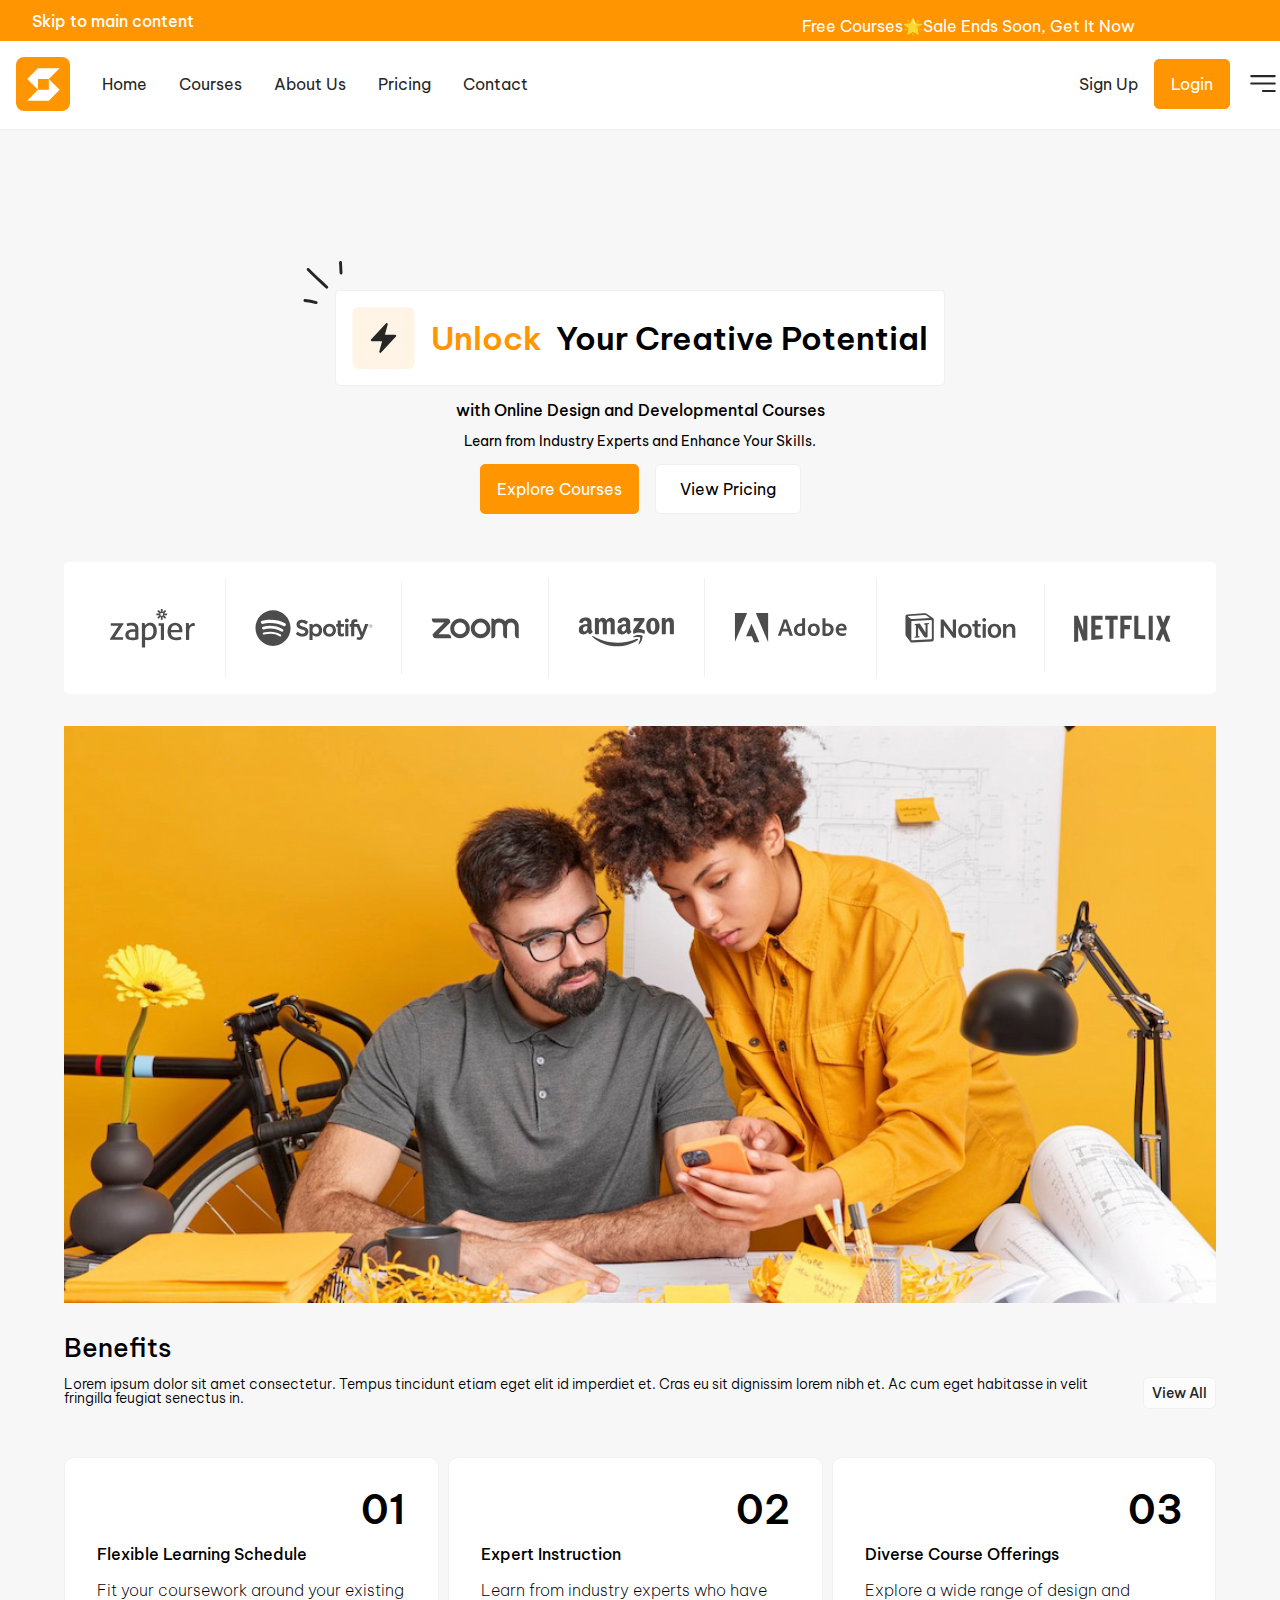
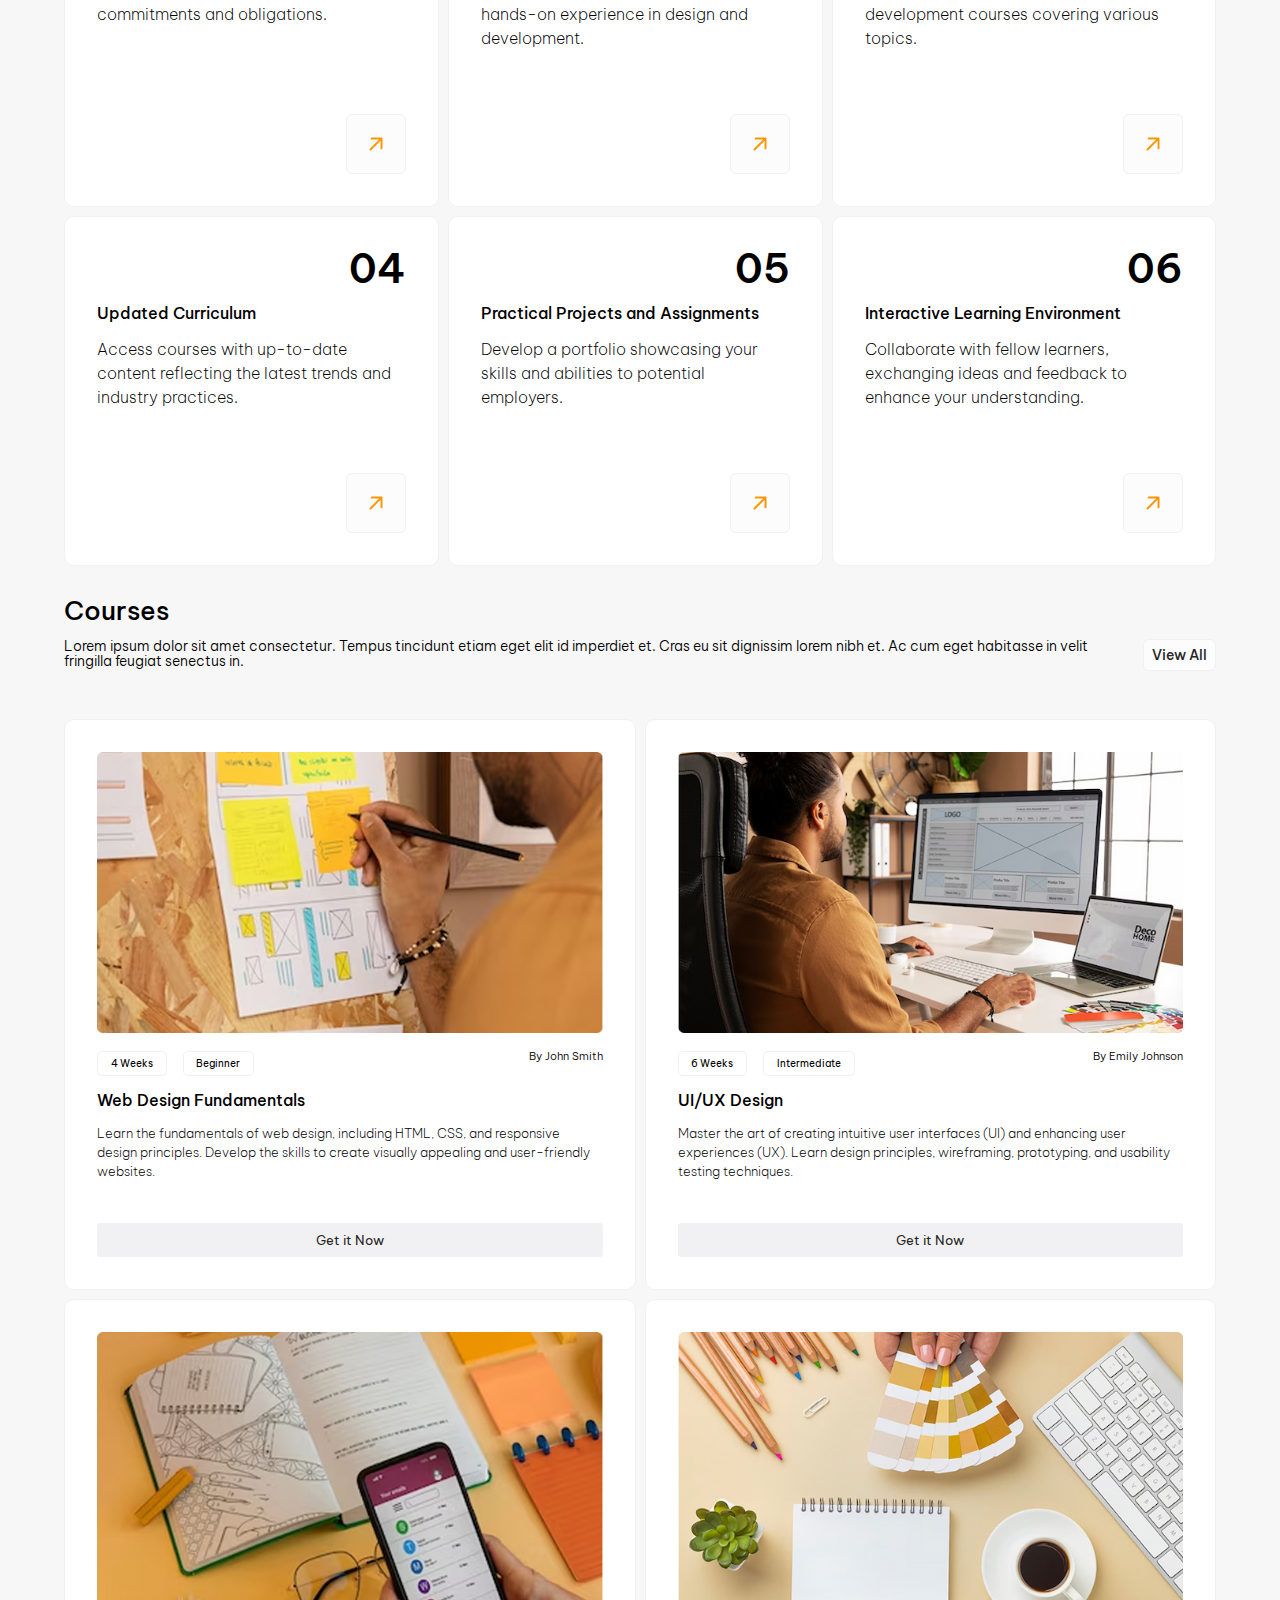
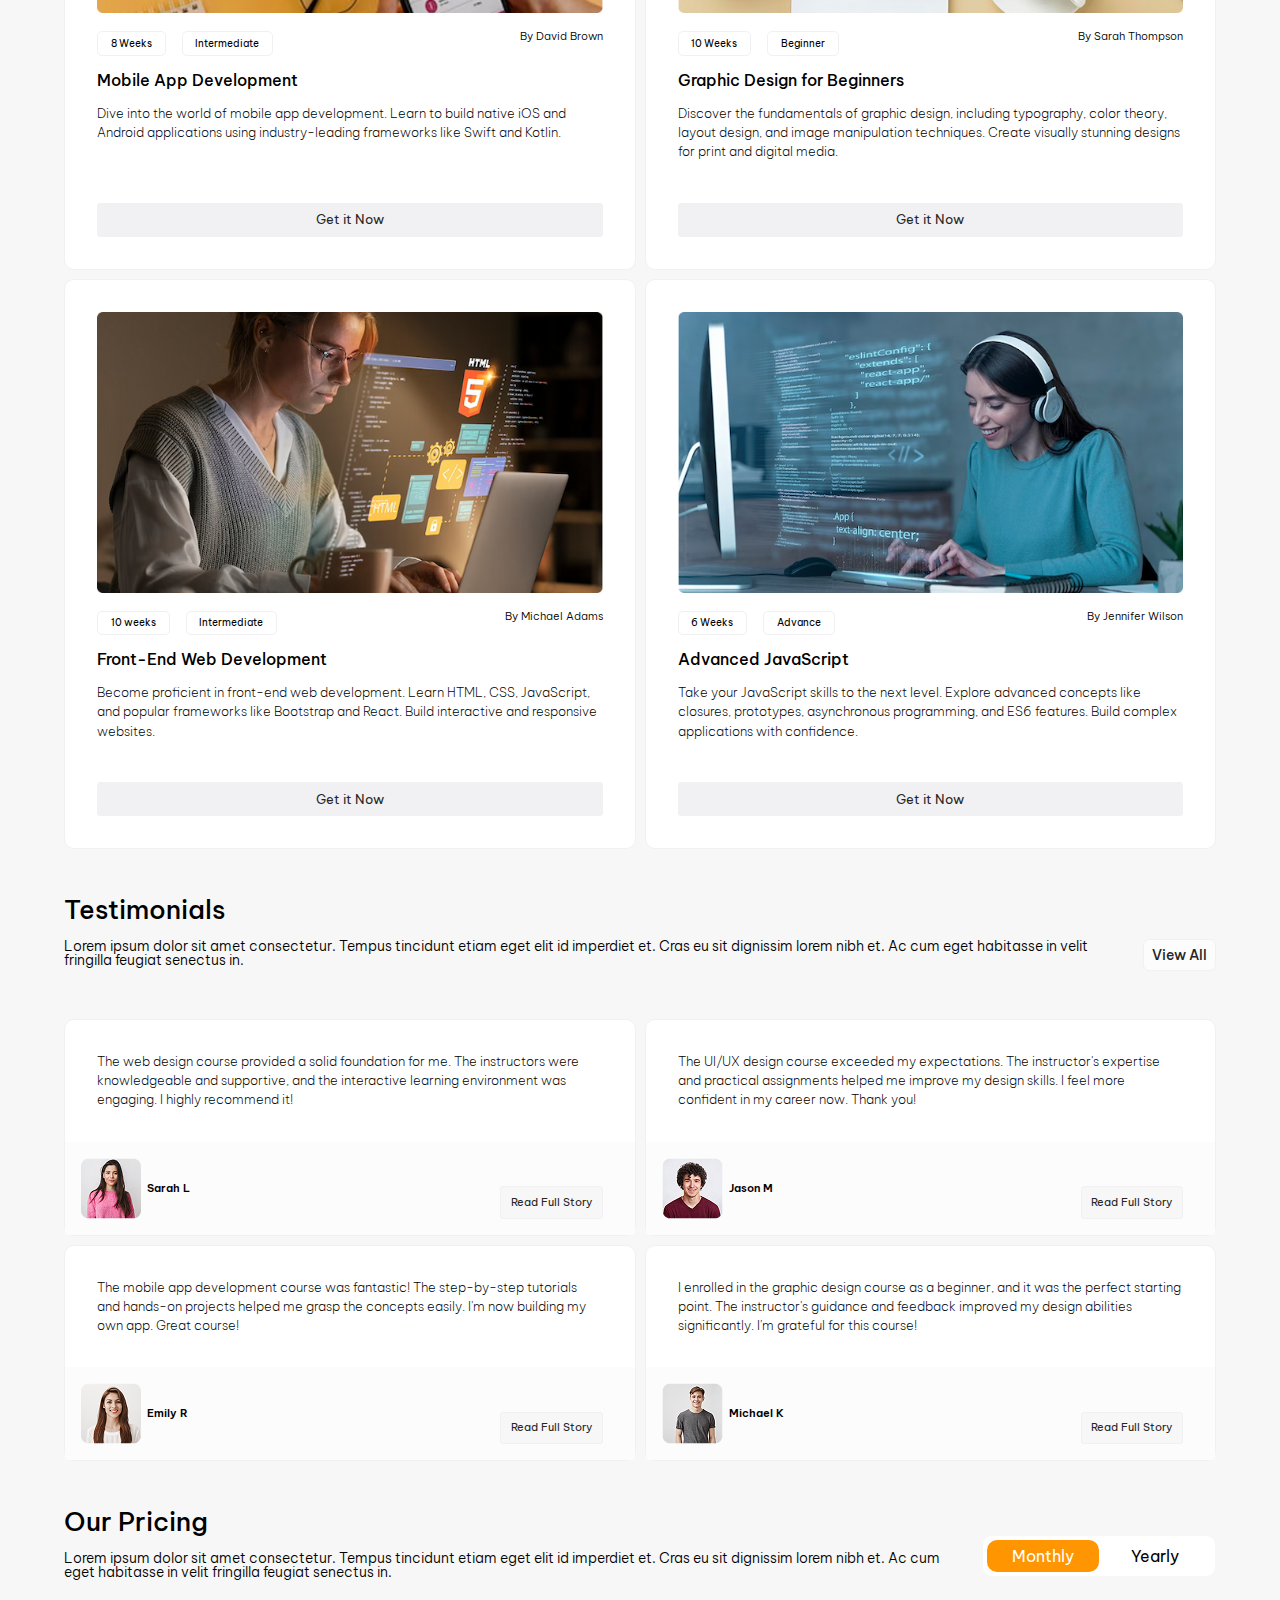
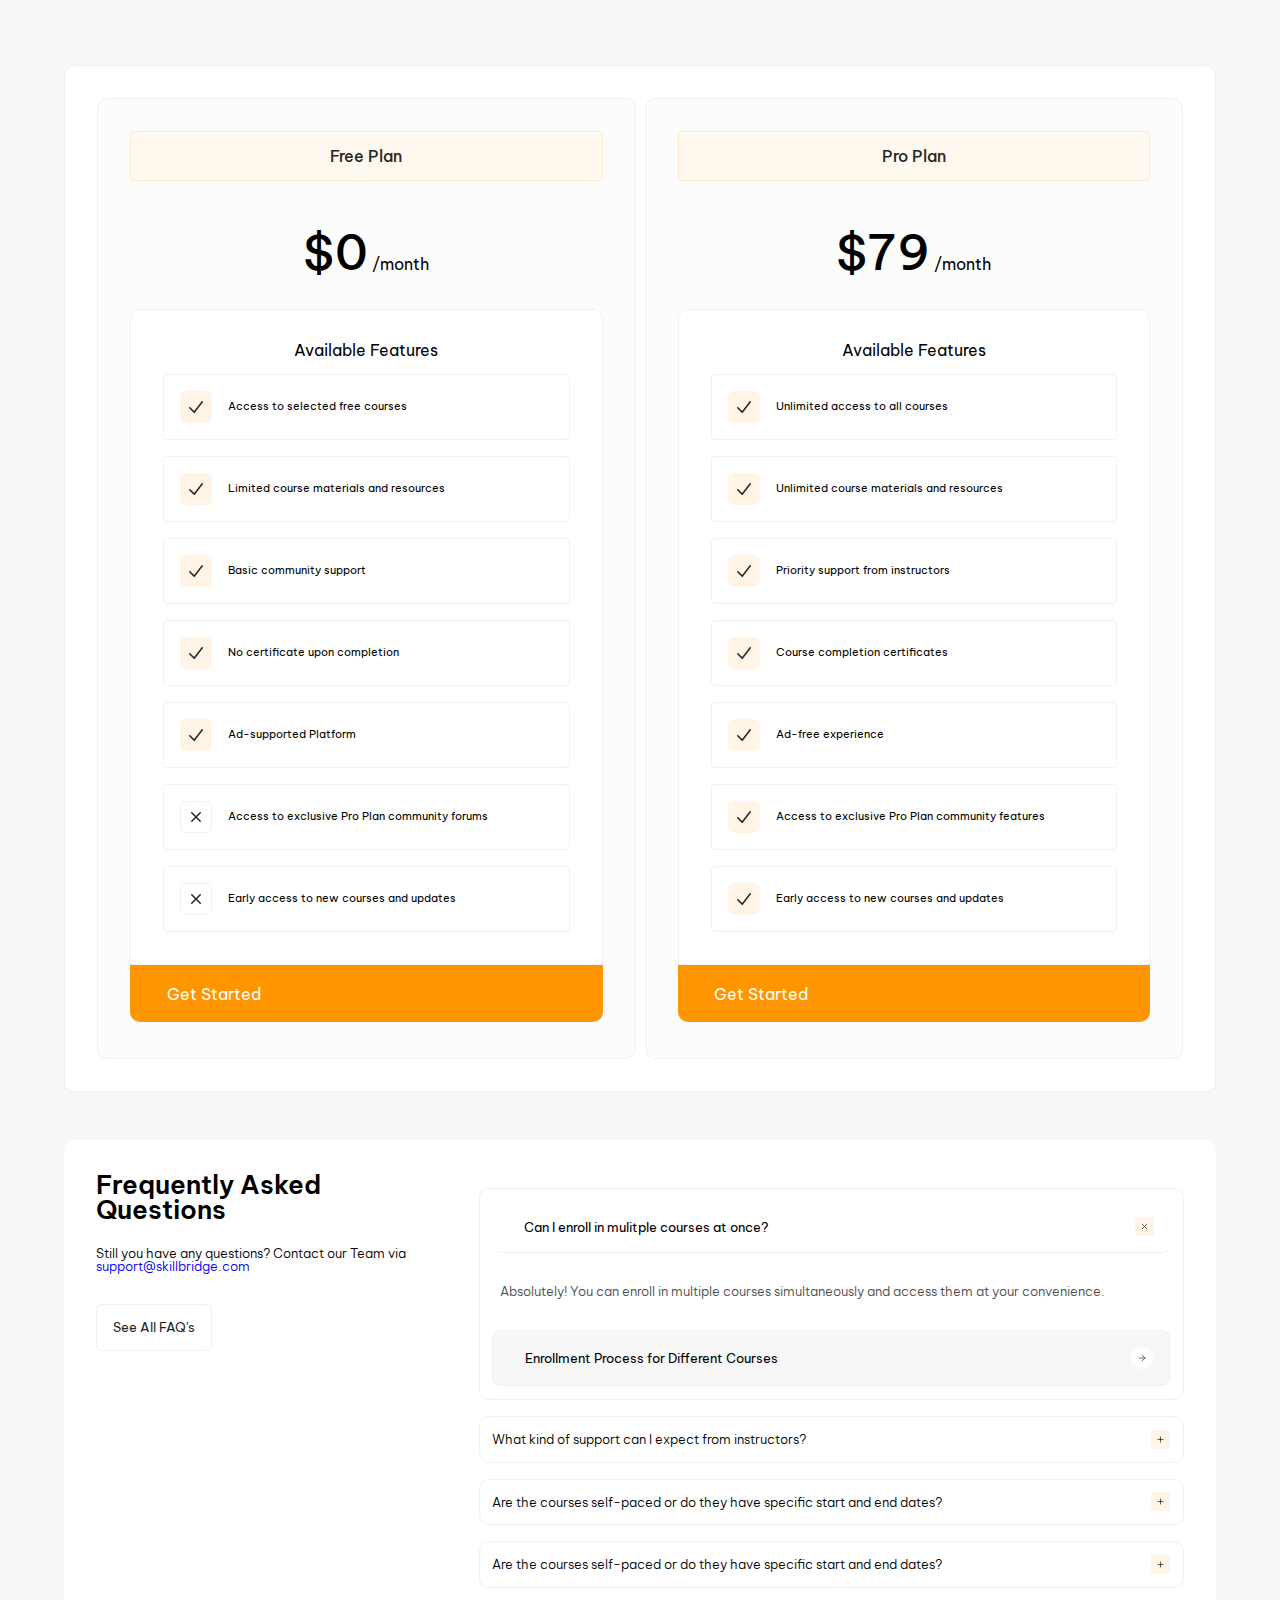
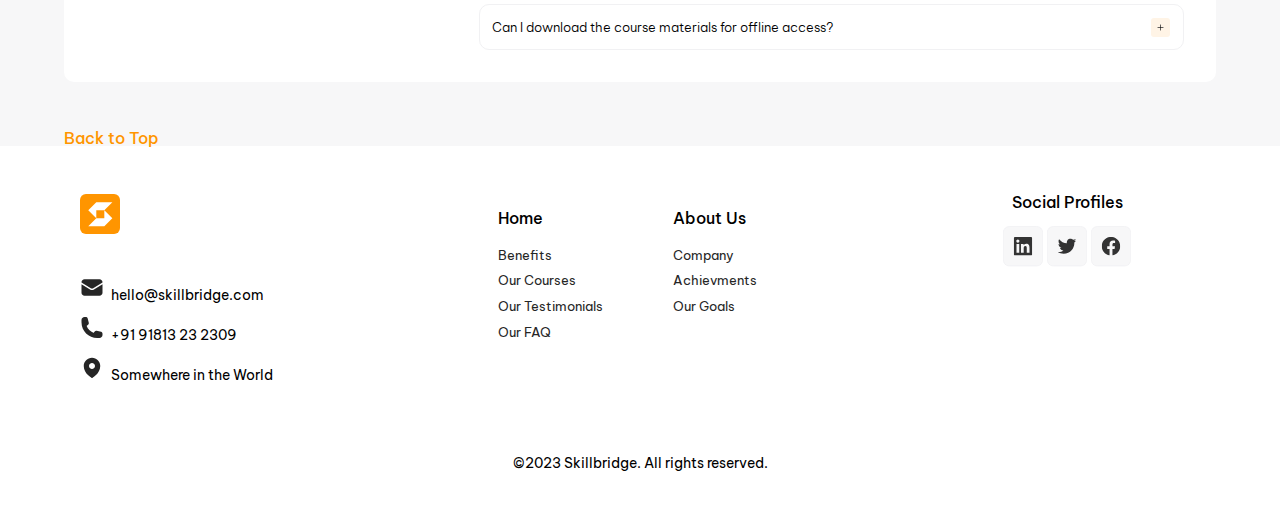
<file: index.html>
<!DOCTYPE html>
<html lang="en">
<head>
    <meta charset="UTF-8">
    <meta name="viewport" content="width=device-width, initial-scale=1.0">
    <!-- google fonts -->
    <link rel="preconnect" href="https://fonts.googleapis.com">
    <link rel="preconnect" href="https://fonts.gstatic.com" crossorigin>
    <link href="https://fonts.googleapis.com/css2?family=Be+Vietnam+Pro:ital,wght@0,100;0,200;0,300;0,400;0,500;0,600;0,700;0,800;0,900;1,100;1,200;1,300;1,400;1,500;1,600;1,700;1,800;1,900&family=Open+Sans:ital,wght@0,300..800;1,300..800&display=swap" rel="stylesheet">
    <!-- reset styles -->
    <link rel="stylesheet" href="./css/reset.css">
    <!-- custom styles -->
    <link rel="stylesheet" href="./css/styles.css">
    <title>MTM6201 Midterm</title>
</head>
<body>
    <header role="banner" itemscope itemtype="https://schema.org/Brand" id="top">
        <div class="alert" role="alert">
            <a href="#main-content" class="skip-link">Skip to main content</a>
            <span class="advertise">Free Courses🌟Sale Ends Soon, Get It Now<i class="fa-solid fa-arrow-right"></i></span>
        </div>
       <div class="row">
            <img id='logo' src="./images/logo.svg" alt="Company Logo" role="img">
            <nav id="nav" role="navigation" aria-label="Main Navigation" itemscope itemtype="https://schema.org/SiteNavigationElement">
                <a href="index.html" itemprop="url">Home</a>
                <a href="courses.html" itemprop="url">Courses</a>
                <a href="#about" itemprop="url">About Us</a>
                <a href="#pricing" itemprop="url">Pricing</a>
                <a href="contact.html" itemprop="url">Contact</a>
            </nav>

            <div class="user" role="group" aria-label="User Authentication">
                <a class="signup" href="#" role="button" aria-label="Sign Up">Sign Up</a>
                <a class="login" href="#" role="button" aria-label="Login">Login</a>
            </div>
            <div class="burger">
                <svg xmlns="http://www.w3.org/2000/svg" width="34" height="35" viewBox="0 0 34 35" fill="none">
                    <path fill-rule="evenodd" clip-rule="evenodd" d="M4.25 10.0625C4.25 9.4757 4.7257 9 5.3125 9H28.6875C29.2743 9 29.75 9.4757 29.75 10.0625C29.75 10.6493 29.2743 11.125 28.6875 11.125H5.3125C4.7257 11.125 4.25 10.6493 4.25 10.0625ZM4.25 17.5C4.25 16.9132 4.7257 16.4375 5.3125 16.4375H28.6875C29.2743 16.4375 29.75 16.9132 29.75 17.5C29.75 18.0868 29.2743 18.5625 28.6875 18.5625H5.3125C4.7257 18.5625 4.25 18.0868 4.25 17.5ZM15.9375 24.9375C15.9375 24.3507 16.4132 23.875 17 23.875H28.6875C29.2743 23.875 29.75 24.3507 29.75 24.9375C29.75 25.5243 29.2743 26 28.6875 26H17C16.4132 26 15.9375 25.5243 15.9375 24.9375Z" fill="#262626"></path>
                </svg>
            </div>
        </div>  
    </header>
    
    <main role="main">
        <!-- Banner -->
        <section id="start" role="region">
            <div class="start-main">
                <div class="banner" role="banner">
                    <div class="bannersub">
                        <img id="bannerlogo" src="./images/lightning.svg" alt="">
                        <h1 role="heading" aria-level="1">
                        <span class="unlock">Unlock</span>&nbsp; Your Creative Potential</h1>
                        <img id="line" src="./images/lines.svg" alt="">
                    </div>
                    <h3 role="heading" aria-level="3">with Online Design and Developmental Courses</h3>
                    <p>Learn from Industry Experts and Enhance Your Skills.</p>
                    
                    <div class="bannerlink" role="group" aria-label="Banner Actions">
                        <a class="explore" href="#" role="button" aria-label="Explore Courses">Explore Courses</a>
                        <a class="pricing" href="#" role="button" aria-label="View Pricing">View Pricing</a>
                    </div>
                </div>
            </div>
        </section>
        
        <!-- Brands -->
        <section class="filler" role="region">
            <div class="brand-items">
                <div class="item">
                    <img src="./images/brands/zapier.svg" alt="Zapier logo" role="img">
                </div>
                <div class="item">
                    <img src="./images/brands/spotify.svg" alt="Spotify logo" role="img">
                </div>
                <div class="item">
                    <img src="./images/brands/zoom.svg" alt="Zoom logo" role="img">
                </div>
                <div class="item">
                    <img src="./images/brands/amazon.svg" alt="Amazon logo" role="img">
                </div>
                <div class="item">
                    <img src="./images/brands/adobe.svg" alt="Adobe logo" role="img">
                </div>
                <div class="item">
                    <img src="./images/brands/notion.svg" alt="Notion logo" role="img">
                </div>
                <div class="item">
                    <img src="./images/brands/netflix.svg" alt="Netflix logo" role="img">
                </div>    
            </div>
            <picture id="hero" itemscope itemtype="https://schema.org/ImageObject">
                <!-- Desktop MIN: 1600px -->
                <source srcset="./images/hero/mobile-1200x.jpg,
                ./images/hero/laptop-2400x.jpg 2x,
                ./images/hero/desktop-3600x.jpg 3x" 
                media="(min-width: 1600px)">
            
                <!-- Tablet MIN: 1280px -->
                <source srcset="./images/hero/tablet-1024x.jpg,
                ./images/hero/tablet-2048x.jpg 2x,
                ./images/hero/tablet-3072x.jpg 3x" 
                media="(min-width: 1280px)">
            
                <!-- MIN: 960px -->
                <source srcset="./images/hero/laptop-800x.jpg,
                ./images/hero/laptop-1600x.jpg 2x,
                ./images/hero/laptop-2400x.jpg 3x" 
                media="(min-width: 960px)">
            
                <!-- Mobile MAX: 959px -->
                <source srcset="./images/hero/mobile-600x.jpg,
                ./images/hero/mobile-1200x.jpg 2x,
                ./images/hero/mobile-1800x.jpg 3x" 
                media="(max-width: 959px)">
            
                <source srcset="./images/hero/small-480x.jpg,
                ./images/hero/small-960.jpg 2x,
                ./images/hero/small-1440.jpg 3x" 
                media="(max-width: 720px)">
            
                <source srcset="./images/hero/mobile-320x.jpg,
                ./images/hero/mobile-640x.jpg 2x,
                ./images/hero/small-960x.jpg 3x" 
                media="(max-width: 480px)">
            
                <!-- Default Fallback Image -->
                <img class="original" src="./images/hero/hero.JPG" alt="Hero banner" role="img">
            </picture>
        </section>
        

        <!-- Benefits Section -->
        <section id="benefits" role="region" itemscope itemtype="https://schema.org/ItemList">
            <div class="container"  id="main-content">
                <div class="section-top">
                    <h2 role="heading" aria-level="2">Benefits</h2>
                    <div class="row-top">
                        <p class="ben-text" itemprop="description">Lorem ipsum dolor sit amet consectetur. Tempus tincidunt etiam eget elit id imperdiet et. Cras eu sit dignissim lorem nibh et. Ac cum eget habitasse in velit fringilla feugiat senectus in.</p>
                        <div class="cardbtn">
                            <a href="#" role="button" aria-label="View all benefits">View All</a>
                        </div>
                       
                    </div>
                </div>     
                
                <div class="grid" role="list">
                    <div class="card1" role="listitem" itemscope itemtype="https://schema.org/ListItem">
                        <span class="number" itemprop="position">01</span>
                        <div class="card-info">
                            <h3 role="heading" aria-level="3">Flexible Learning Schedule</h3>
                            <p itemprop="description">Fit your coursework around your existing commitments and obligations.</p>
                        </div>
                        <a class="icon" role="button" aria-label="Learn more about flexible learning schedule">
                            <svg xmlns="http://www.w3.org/2000/svg" width="26" height="26" viewBox="0 0 26 26" fill="none">
                                <path fill-rule="evenodd" clip-rule="evenodd" d="M6.78557 19.2144C7.16633 19.5952 7.78367 19.5952 8.16443 19.2144L17.55 9.82886V17.225C17.55 17.7635 17.9865 18.2 18.525 18.2C19.0635 18.2 19.5 17.7635 19.5 17.225V7.475C19.5 6.93652 19.0635 6.5 18.525 6.5H8.775C8.23652 6.5 7.8 6.93652 7.8 7.475C7.8 8.01348 8.23652 8.45 8.775 8.45H16.1711L6.78557 17.8356C6.40481 18.2163 6.40481 18.8337 6.78557 19.2144Z" fill="#FF9500"></path>
                            </svg>
                        </a>
                    </div>
    
                    <div class="card2" role="listitem" itemscope itemtype="https://schema.org/ListItem">
                        <span class="number" itemprop="position">02</span>
                        <div class="card-info">
                            <h3 role="heading" aria-level="3">Expert Instruction</h3>
                            <p itemprop="description">Learn from industry experts who have hands-on experience in design and development.</p>
                        </div>
                        <a class="icon" role="button" aria-label="Learn more about expert instruction">
                            <svg xmlns="http://www.w3.org/2000/svg" width="26" height="26" viewBox="0 0 26 26" fill="none">
                                <path fill-rule="evenodd" clip-rule="evenodd" d="M6.78557 19.2144C7.16633 19.5952 7.78367 19.5952 8.16443 19.2144L17.55 9.82886V17.225C17.55 17.7635 17.9865 18.2 18.525 18.2C19.0635 18.2 19.5 17.7635 19.5 17.225V7.475C19.5 6.93652 19.0635 6.5 18.525 6.5H8.775C8.23652 6.5 7.8 6.93652 7.8 7.475C7.8 8.01348 8.23652 8.45 8.775 8.45H16.1711L6.78557 17.8356C6.40481 18.2163 6.40481 18.8337 6.78557 19.2144Z" fill="#FF9500"></path>
                            </svg>
                        </a>
                    </div>
    
                    <div class="card3" role="listitem" itemscope itemtype="https://schema.org/ListItem">
                        <span class="number" itemprop="position">03</span>
                        <div class="card-info">
                            <h3 role="heading" aria-level="3">Diverse Course Offerings</h3>
                            <p itemprop="description">Explore a wide range of design and development courses covering various topics.</p>
                        </div>
                        <a class="icon" role="button" aria-label="Learn more about diverse course offerings">
                            <svg xmlns="http://www.w3.org/2000/svg" width="26" height="26" viewBox="0 0 26 26" fill="none">
                                <path fill-rule="evenodd" clip-rule="evenodd" d="M6.78557 19.2144C7.16633 19.5952 7.78367 19.5952 8.16443 19.2144L17.55 9.82886V17.225C17.55 17.7635 17.9865 18.2 18.525 18.2C19.0635 18.2 19.5 17.7635 19.5 17.225V7.475C19.5 6.93652 19.0635 6.5 18.525 6.5H8.775C8.23652 6.5 7.8 6.93652 7.8 7.475C7.8 8.01348 8.23652 8.45 8.775 8.45H16.1711L6.78557 17.8356C6.40481 18.2163 6.40481 18.8337 6.78557 19.2144Z" fill="#FF9500"></path>
                            </svg>
                        </a>
                    </div>
    
                    <div class="card4" role="listitem" itemscope itemtype="https://schema.org/ListItem">
                        <span class="number" itemprop="position">04</span>
                        <div class="card-info">
                            <h3 role="heading" aria-level="3">Updated Curriculum</h3>
                            <p itemprop="description">Access courses with up-to-date content reflecting the latest trends and industry practices.</p>
                        </div>
                        <a class="icon" role="button" aria-label="Learn more about diverse course offerings">
                            <svg xmlns="http://www.w3.org/2000/svg" width="26" height="26" viewBox="0 0 26 26" fill="none">
                                <path fill-rule="evenodd" clip-rule="evenodd" d="M6.78557 19.2144C7.16633 19.5952 7.78367 19.5952 8.16443 19.2144L17.55 9.82886V17.225C17.55 17.7635 17.9865 18.2 18.525 18.2C19.0635 18.2 19.5 17.7635 19.5 17.225V7.475C19.5 6.93652 19.0635 6.5 18.525 6.5H8.775C8.23652 6.5 7.8 6.93652 7.8 7.475C7.8 8.01348 8.23652 8.45 8.775 8.45H16.1711L6.78557 17.8356C6.40481 18.2163 6.40481 18.8337 6.78557 19.2144Z" fill="#FF9500"></path>
                            </svg>
                        </a>
                    </div>
    
                    <div class="card5" role="listitem" itemscope itemtype="https://schema.org/ListItem">
                        <span class="number" itemprop="position">05</span>
                        <div class="card-info">
                            <h3 role="heading" aria-level="3">Practical Projects and Assignments</h3>
                            <p itemprop="description">Develop a portfolio showcasing your skills and abilities to potential employers.</p>
                        </div>
                        <a class="icon" role="button" aria-label="Learn more about diverse course offerings">
                            <svg xmlns="http://www.w3.org/2000/svg" width="26" height="26" viewBox="0 0 26 26" fill="none">
                                <path fill-rule="evenodd" clip-rule="evenodd" d="M6.78557 19.2144C7.16633 19.5952 7.78367 19.5952 8.16443 19.2144L17.55 9.82886V17.225C17.55 17.7635 17.9865 18.2 18.525 18.2C19.0635 18.2 19.5 17.7635 19.5 17.225V7.475C19.5 6.93652 19.0635 6.5 18.525 6.5H8.775C8.23652 6.5 7.8 6.93652 7.8 7.475C7.8 8.01348 8.23652 8.45 8.775 8.45H16.1711L6.78557 17.8356C6.40481 18.2163 6.40481 18.8337 6.78557 19.2144Z" fill="#FF9500"></path>
                            </svg>
                        </a>
                    </div>
    
                    <div class="card6" role="listitem" itemscope itemtype="https://schema.org/ListItem">
                        <span class="number" itemprop="position">06</span>
                        <div class="card-info">
                            <h3 role="heading" aria-level="3">Interactive Learning Environment</h3>
                            <p itemprop="description">Collaborate with fellow learners, exchanging ideas and feedback to enhance your understanding.</p>
                        </div>
                        <a class="icon" role="button" aria-label="Learn more about diverse course offerings">
                            <svg xmlns="http://www.w3.org/2000/svg" width="26" height="26" viewBox="0 0 26 26" fill="none">
                                <path fill-rule="evenodd" clip-rule="evenodd" d="M6.78557 19.2144C7.16633 19.5952 7.78367 19.5952 8.16443 19.2144L17.55 9.82886V17.225C17.55 17.7635 17.9865 18.2 18.525 18.2C19.0635 18.2 19.5 17.7635 19.5 17.225V7.475C19.5 6.93652 19.0635 6.5 18.525 6.5H8.775C8.23652 6.5 7.8 6.93652 7.8 7.475C7.8 8.01348 8.23652 8.45 8.775 8.45H16.1711L6.78557 17.8356C6.40481 18.2163 6.40481 18.8337 6.78557 19.2144Z" fill="#FF9500"></path>
                            </svg>
                        </a>
                    </div>
                </div>
            </div>
         </section>
         <!-- Benefits section closing tag -->

         <!-- Courses Section -->
         <section id="courses" role="region" itemscope itemtype="https://schema.org/Course">
            <div class="container2">
                <div class="section-top">
                    <h2 role="heading" aria-level="3">Courses</h2>
                    <div class="row-top">
                        <p class="course-text" itemprop="description">Lorem ipsum dolor sit amet consectetur. Tempus tincidunt etiam eget elit id imperdiet et. Cras eu sit dignissim lorem nibh et. Ac cum eget habitasse in velit fringilla feugiat senectus in.</p>
                        <div class="cardbtn">
                            <a href="#" role="button" aria-label="View All Courses">View All</a>
                        </div>
                    </div>
                </div>
                
                <div class="coursegrid">
                    <div class="course1">
                        <picture id="course1-card" itemscope itemtype="https://schema.org/ImageObject">
                            <!-- Desktop MIN: 1600px -->
                            <source srcset="./images/card1/card-01-800x.jpg,
                            ./images/card1/card-01-1600x.jpg 2x,
                            ./images/card1/card-01-2400x.jpg 3x" 
                            media="(min-width: 1600px)">
                        
                            <!-- Tablet MIN: 1280px -->
                            <source srcset="./images/card1/card-01-640x.jpg,
                            ./images/card1/card-01-1280x.jpg 2x,
                            ./images/card1/card-01-1920x.jpg 3x" 
                            media="(min-width: 1280px)">
                        
                            <!-- MIN: 960px -->
                            <source srcset="./images/card1/card-01-480x.jpg,
                            ./images/card1/card-01-960x.jpg 2x,
                            ./images/card1/card-01-1440x.jpg 3x" 
                            media="(min-width: 960px)">
                        
                            <!-- Mobile MAX: 959px -->
                            <source srcset="./images/card1/card-01-320x.jpg,
                            ./images/card1/card-01-640x.jpg 2x,
                            ./images/card1/card-01-960x.jpg 3x" 
                            media="(max-width: 959px)">
                        
                            <!-- MAX: 720px -->
                            <source srcset="./images/card1/card-01-480x.jpg,
                            ./images/card1/card-01-960.jpg 2x,
                            ./images/card1/card-01-1440.jpg 3x" 
                            media="(max-width: 720px)">
                        
                            <source srcset="./images/card1/card-01-320x.jpg,
                            ./images/card1/card-01-640x.jpg 2x,
                            ./images/card1/card-01-960x.jpg 3x" 
                            media="(max-width: 480px)">
                        
                            <!-- Default Fallback Image -->
                            <img class="original" src="./images/card1/card-01.jpg" alt="Beginner Web Design Fundamentals Course Preview" itemprop="contentUrl" role="img">
                        </picture>
                        
                        <div class="data" itemscope itemtype="https://schema.org/Course">
                            <div class="sub-row">
                                <span class="week" itemprop="hasCourseInstance" aria-label="Course Duration: 4 Weeks">4 Weeks</span>
                                <span class="level" itemprop="educationalLevel"  aria-label="Course Level: Beginner">Beginner</span>
                            </div>
                            <span class="author" itemprop="author" aria-label="Instructor: John Smith">By John Smith</span>
                        </div>
                        
                        <div class="course-info">
                            <h3 role="heading" aria-level="3" itemprop="name">Web Design Fundamentals</h3>
                            <p itemprop="description">Learn the fundamentals of web design, including HTML, CSS, and responsive design principles. Develop the skills to create visually appealing and user-friendly websites.</p>
                            <div class="cardbtn">
                                <a href="#" role="button" aria-label="Enroll in Beginner Web Design Fundamentals">Get it Now</a>
                            </div>
                        </div>
                    </div>
    
                    <div class="course2">
                        <picture id="course2-card" itemscope itemtype="https://schema.org/ImageObject">
                            <!-- Desktop MIN: 1600px -->
                            <source srcset="./images/card2/card-02-800x.jpg,
                            ./images/card2/card-02-1600x.jpg 2x,
                            ./images/card2/card-02-2400x.jpg 3x" 
                            media="(min-width: 1600px)">
                        
                            <!-- Tablet MIN: 1280px -->
                            <source srcset="./images/card2/card-02-640x.jpg,
                            ./images/card2/card-02-1280x.jpg 2x,
                            ./images/card2/card-02-1920x.jpg 3x" 
                            media="(min-width: 1280px)">
                        
                            <!-- MIN: 960px -->
                            <source srcset="./images/card2/card-02-480x.jpg,
                            ./images/card2/card-02-960x.jpg 2x,
                            ./images/card2/card-02-1440x.jpg 3x" 
                            media="(min-width: 960px)">
                        
                            <!-- Mobile MAX: 959px -->
                            <source srcset="./images/card2/card-02-320x.jpg,
                            ./images/card2/card-02-640x.jpg 2x,
                            ./images/card2/card-02-960x.jpg 3x" 
                            media="(max-width: 959px)">
                        
                            <!-- MAX: 720px -->
                            <source srcset="./images/card2/card-02-480x.jpg,
                            ./images/card2/card-02-960.jpg 2x,
                            ./images/card2/card-02-1440.jpg 3x" 
                            media="(max-width: 720px)">
                        
                            <source srcset="./images/card2/card-02-320x.jpg,
                            ./images/card2/card-02-640x.jpg 2x,
                            ./images/card2/card-02-960x.jpg 3x" 
                            media="(max-width: 480px)">
                        
                            <!-- Default Fallback Image -->
                            <img class="original" src="./images/card2/card-02.jpg" alt="Intermediate UI/UX Design Course Preview" itemprop="contentUrl" role="img">
                        </picture>
   
                        <div class="data" itemscope itemtype="https://schema.org/Course">
                            <div class="sub-row">
                                <span class="week" itemprop="hasCourseInstance"  aria-label="Course Duration: 6 Weeks">6 Weeks</span>
                                <span class="level" itemprop="educationalLevel" aria-label="Course Level: Intermediate">Intermediate</span>
                            </div>
                            <span class="author" itemprop="author" aria-label="Instructor: Emily Johnson">By Emily Johnson</span>
                        </div>
                        <div class="course-info">
                            <h3 role="heading" aria-level="3" itemprop="name">UI/UX Design</h3>
                            <p itemprop="description">Master the art of creating intuitive user interfaces (UI) and enhancing user experiences (UX). Learn design principles, wireframing, prototyping, and usability testing techniques.</p>
                            <div class="cardbtn">
                                <a href="#" role="button" aria-label="Enroll in Intermediate UI/UX Design">Get it Now</a>
                            </div>
                        </div>
                    </div>
    
                    <div class="course3">
                        <picture id="course3-card" itemscope itemtype="https://schema.org/ImageObject">
                            <!-- Desktop MIN: 1600px -->
                            <source srcset="./images/card3/card-03-800x.jpg,
                            ./images/card3/card-03-1600x.jpg 2x,
                            ./images/card3/card-03-2400x.jpg 3x" 
                            media="(min-width: 1600px)">
                        
                            <!-- Tablet MIN: 1280px -->
                            <source srcset="./images/card3/card-03-640x.jpg,
                            ./images/card3/card-03-1280x.jpg 2x,
                            ./images/card3/card-03-1920x.jpg 3x" 
                            media="(min-width: 1280px)">
                        
                            <!-- MIN: 960px -->
                            <source srcset="./images/card3/card-03-480x.jpg,
                            ./images/card3/card-03-960x.jpg 2x,
                            ./images/card3/card-03-1440x.jpg 3x" 
                            media="(min-width: 960px)">
                        
                            <!-- Mobile MAX: 959px -->
                            <source srcset="./images/card3/card-03-320x.jpg,
                            ./images/card3/card-03-640x.jpg 2x,
                            ./images/card3/card-03-960x.jpg 3x" 
                            media="(max-width: 959px)">
                        
                            <!-- MAX: 720px -->
                            <source srcset="./images/card3/card-03-480x.jpg,
                            ./images/card3/card-03-960.jpg 2x,
                            ./images/card3/card-03-1440.jpg 3x" 
                            media="(max-width: 720px)">
                        
                            <source srcset="./images/card3/card-03-320x.jpg,
                            ./images/card3/card-03-640x.jpg 2x,
                            ./images/card3/card-03-960x.jpg 3x" 
                            media="(max-width: 480px)">
                        
                            <!-- Default Fallback Image -->
                            <img class="original" src="./images/card3/card-03.jpg" alt="Intermediate Mobile App Development Course Preview" itemprop="contentUrl" role="img">
                        </picture>

                        <div class="data" itemscope itemtype="https://schema.org/Course">
                            <div class="sub-row">
                                <span class="week" itemprop="hasCourseInstance"  aria-label="Course Duration: 8 Weeks">8 Weeks</span>
                                <span class="level" itemprop="educationalLevel" aria-label="Course Level: Intermediate">Intermediate</span>
                            </div>
                            <span class="author" itemprop="author" aria-label="Instructor: David Brown">By David Brown</span>
                            
                        </div>
                        <div class="course-info">
                            <h3 role="heading" aria-level="3" itemprop="name">Mobile App Development</h3>
                            <p itemprop="description">Dive into the world of mobile app development. Learn to build native iOS and Android applications using industry-leading frameworks like Swift and Kotlin.</p>
                            <div class="cardbtn">
                                <a href="#" role="button" aria-label="Enroll in Intermediate Mobile App Development">Get it Now</a>
                            </div>
                        </div>
                    </div>
    
                    <div class="course4">
                        <picture id="course4-card" itemscope itemtype="https://schema.org/ImageObject"> 
                            <!-- Desktop MIN: 1600px -->
                            <source srcset="./images/card4/card-04-800x.jpg,
                            ./images/card4/card-04-1600x.jpg 2x,
                            ./images/card4/card-04-2400x.jpg 3x" 
                            media="(min-width: 1600px)">
                        
                            <!-- Tablet MIN: 1280px -->
                            <source srcset="./images/card4/card-04-640x.jpg,
                            ./images/card4/card-04-1280x.jpg 2x,
                            ./images/card4/card-04-1920x.jpg 3x" 
                            media="(min-width: 1280px)">
                        
                            <!-- MIN: 960px -->
                            <source srcset="./images/card4/card-04-480x.jpg,
                            ./images/card4/card-04-960x.jpg 2x,
                            ./images/card4/card-04-1440x.jpg 3x" 
                            media="(min-width: 960px)">
                        
                            <!-- Mobile MAX: 959px -->
                            <source srcset="./images/card4/card-04-320x.jpg,
                            ./images/card4/card-04-640x.jpg 2x,
                            ./images/card4/card-04-960x.jpg 3x" 
                            media="(max-width: 959px)">
                        
                            <!-- MAX: 720px -->
                            <source srcset="./images/card4/card-04-480x.jpg,
                            ./images/card4/card-04-960.jpg 2x,
                            ./images/card4/card-04-1440.jpg 3x" 
                            media="(max-width: 720px)">
                        
                            <source srcset="./images/card4/card-04-320x.jpg,
                            ./images/card4/card-04-640x.jpg 2x,
                            ./images/card4/card-04-960x.jpg 3x" 
                            media="(max-width: 480px)">
                        
                            <!-- Default Fallback Image -->
                            <img class="original" src="./images/card4/card-04.jpg" alt="Beginner Graphic Design Course Preview" itemprop="contentUrl" role="img">
                        </picture>
                        
                        <div class="data" itemscope itemtype="https://schema.org/Course">
                            <div class="sub-row">
                                <span class="week" itemprop="hasCourseInstance"  aria-label="Course Duration: 10 Weeks">10 Weeks</span>
                                <span class="level" itemprop="educationalLevel" aria-label="Course Level: Beginner">Beginner</span>
                            </div>
                            <span class="author" itemprop="author" aria-label="Instructor: Sarah Thompson">By Sarah Thompson</span>
                            
                        </div>
                        <div class="course-info">
                            <h3 role="heading" aria-level="3" itemprop="name">Graphic Design for Beginners</h3>
                            <p itemprop="description">Discover the fundamentals of graphic design, including typography, color theory, layout design, and image manipulation techniques. Create visually stunning designs for print and digital media.</p>
                            <div class="cardbtn">
                                <a href="#" role="button" aria-label="Enroll in Beginner Graphic Design">Get it Now</a>
                            </div>
                        </div>
                    </div>
    
                    <div class="course5">
                        <picture id="course5-card" itemscope itemtype="https://schema.org/ImageObject">
                            <!-- Desktop MIN: 1600px -->
                            <source srcset="./images/card5/card-05-800x.jpg,
                            ./images/card5/card-05-1600x.jpg 2x,
                            ./images/card5/card-05-2400x.jpg 3x" 
                            media="(min-width: 1600px)">
                        
                            <!-- Tablet MIN: 1280px -->
                            <source srcset="./images/card5/card-05-640x.jpg,
                            ./images/card5/card-05-1280x.jpg 2x,
                            ./images/card5/card-05-1920x.jpg 3x" 
                            media="(min-width: 1280px)">
                        
                            <!-- MIN: 960px -->
                            <source srcset="./images/card5/card-05-480x.jpg,
                            ./images/card5/card-05-960x.jpg 2x,
                            ./images/card5/card-05-1440x.jpg 3x" 
                            media="(min-width: 960px)">
                        
                            <!-- Mobile MAX: 959px -->
                            <source srcset="./images/card5/card-05-320x.jpg,
                            ./images/card5/card-05-640x.jpg 2x,
                            ./images/card5/card-05-960x.jpg 3x" 
                            media="(max-width: 959px)">
                        
                            <!-- MAX: 720px -->
                            <source srcset="./images/card5/card-05-480x.jpg,
                            ./images/card5/card-05-960.jpg 2x,
                            ./images/card5/card-05-1440.jpg 3x" 
                            media="(max-width: 720px)">
                        
                            <source srcset="./images/card5/card-05-320x.jpg,
                            ./images/card5/card-05-640x.jpg 2x,
                            ./images/card5/card-05-960x.jpg 3x" 
                            media="(max-width: 480px)">
                        
                            <!-- Default Fallback Image -->
                            <img class="original" src="./images/card5/card-05.jpg" alt="Intermediate Front-End Web Development Course Preview" role="img" itemprop="contentUrl">
                        </picture>
                    
                        <div class="data" itemscope itemtype="https://schema.org/Course">
                            <div class="sub-row">
                                <span class="week" itemprop="hasCourseInstance"  aria-label="Course Duration: 10 Weeks">10 weeks</span>
                                <span class="level" itemprop="educationalLevel" aria-label="Course Level: Intermediate">Intermediate</span>
                            </div>
                            <span class="author" itemprop="author" aria-label="Instructor: Michael Adams">By Michael Adams</span>
                        </div>
                        <div class="course-info">
                            <h3 role="heading" aria-level="3" itemprop="name">Front-End Web Development</h3>
                            <p itemprop="description">Become proficient in front-end web development. Learn HTML, CSS, JavaScript, and popular frameworks like Bootstrap and React. Build interactive and responsive websites.</p>
                            <div class="cardbtn">
                                <a href="#" role="button" aria-label="Enroll in Intermediate Front-end Web Development">Get it Now</a>
                            </div>
                        </div>
                    </div>
    
                    <div class="course6">
                        <picture id="course6-card" itemscope itemtype="https://schema.org/ImageObject">
                            <!-- Desktop MIN: 1600px -->
                            <source srcset="./images/card6/card-06-800x.jpg,
                            ./images/card6/card-06-1600x.jpg 2x,
                            ./images/card6/card-06-2400x.jpg 3x" 
                            media="(min-width: 1600px)">
                        
                            <!-- Tablet MIN: 1280px -->
                            <source srcset="./images/card6/card-06-640x.jpg,
                            ./images/card6/card-06-1280x.jpg 2x,
                            ./images/card6/card-06-1920x.jpg 3x" 
                            media="(min-width: 1280px)">
                        
                            <!-- MIN: 960px -->
                            <source srcset="./images/card6/card-06-480x.jpg,
                            ./images/card6/card-06-960x.jpg 2x,
                            ./images/card6/card-06-1440x.jpg 3x" 
                            media="(min-width: 960px)">
                        
                            <!-- Mobile MAX: 959px -->
                            <source srcset="./images/card6/card-06-320x.jpg,
                            ./images/card6/card-06-640x.jpg 2x,
                            ./images/card6/card-06-960x.jpg 3x" 
                            media="(max-width: 959px)">
                        
                            <!-- MAX: 720px -->
                            <source srcset="./images/card6/card-06-480x.jpg,
                            ./images/card6/card-06-960.jpg 2x,
                            ./images/card6/card-06-1440.jpg 3x" 
                            media="(max-width: 720px)">
                        
                            <source srcset="./images/card6/card-06-320x.jpg,
                            ./images/card6/card-06-640x.jpg 2x,
                            ./images/card6/card-06-960x.jpg 3x" 
                            media="(max-width: 480px)">
                        
                            <!-- Default Fallback Image -->
                            <img class="original" src="./images/card6/card-06.jpg" alt="Advanced JavaScript Course Preview" itemprop="contentUrl" role="img">
                        </picture>
            
                        <div class="data" itemscope itemtype="https://schema.org/Course">
                            <div class="sub-row">
                                <span class="week" itemprop="hasCourseInstance"  aria-label="Course Duration: 6 Weeks">6 Weeks</span>
                                <span class="level" itemprop="educationalLevel"  aria-label="Course Level: Advanced">Advance</span>
                            </div>
                            <span class="author" itemprop="author" aria-label="Instructor: Jennifer Wilson">By Jennifer Wilson</span>
                        </div>
                        <div class="course-info">
                            <h3 role="heading" aria-level="3" itemprop="name">Advanced JavaScript</h3>
                            <p itemprop="description">Take your JavaScript skills to the next level. Explore advanced concepts like closures, prototypes, asynchronous programming, and ES6 features. Build complex applications with confidence.</p>
                            <div class="cardbtn">
                                <a href="#" role="button" aria-label="Enroll in Advanced JavaScript">Get it Now</a>
                            </div>
                        </div> 
                    </div>
                </div>
            </div>
         </section>
         <!-- Courses section closing tag -->

         <!-- Testimonials Section -->
        <section id="testimonials" role="region" itemscope itemtype="https://schema.org/Review">
            <div class="container3">
                <div class="section-top">
                    <h2 id="testimonials-heading" role="heading" aria-level="2">Testimonials</h2>
                    <div class="row-top">
                        <p class="test-text" itemprop="reviewBody">Lorem ipsum dolor sit amet consectetur. Tempus tincidunt etiam eget elit id imperdiet et. Cras eu sit dignissim lorem nibh et. Ac cum eget habitasse in velit fringilla feugiat senectus in.</p>
                        <div class="cardbtn">
                            <a href="#" role="button" aria-label="View All Testimonials">View All</a>
                        </div>
                    </div>
                </div>

                <div class="gridtest">
                    <div class="sarah">
                        <div class="review">
                            <p itemprop="reviewBody">The web design course provided a solid foundation for me. The instructors were knowledgeable and supportive, and the interactive learning environment was engaging. I highly recommend it!</p>
                        </div>
                        <div class="client" itemscope itemtype="https://schema.org/Person" itemprop="author">
                            <div class="cite">
                                <img src="./images/sarah.png" alt="Customer Sarah L" itemprop="image">
                                <span class="author" itemprop="name">Sarah L</span>
                            </div>
                            <div class="story">
                                <a href="#" role="button" aria-label="Read Full Story from Sarah">Read Full Story</a>
                            </div>
                        </div>
                        
                    </div>
    
                    <div class="jason">
                        <div class="review">
                            <p itemprop="reviewBody">The UI/UX design course exceeded my expectations. The instructor's expertise and practical assignments helped me improve my design skills. I feel more confident in my career now. Thank you!</p>
                        </div>
                        <div class="client" itemscope itemtype="https://schema.org/Person" itemprop="author">
                            <div class="cite">
                                <img src="./images/jason.png" alt="Customer Jason M" itemprop="image">
                                <span class="author" itemprop="name">Jason M</span>
                            </div>
                            <div class="story">
                                <a href="#" role="button" aria-label="Read Full Story from Jason">Read Full Story</a>
                            </div>
                        </div>
                        
                    </div>
    
                    <div class="emily">
                        <div class="review">
                            <p itemprop="reviewBody">The mobile app development course was fantastic! The step-by-step tutorials and hands-on projects helped me grasp the concepts easily. I'm now building my own app. Great course!</p>
                        </div>
                        <div class="client">
                            <div class="cite">
                                <img src="./images/emily.png" alt="Customer Emily" itemprop="image">
                                <span class="author" itemprop="name">Emily R</span>
                            </div>
                            <div class="story">
                                <a href="#" role="button" aria-label="Read Full Story from Emily">Read Full Story</a>
                            </div>
                        </div>
                    </div>
    
                    <div class="michael">
                        <div class="review">
                            <p itemprop="reviewBody">I enrolled in the graphic design course as a beginner, and it was the perfect starting point. The instructor's guidance and feedback improved my design abilities significantly. I'm grateful for this course!</p>
                        </div>
                        <div class="client">
                            <div class="cite">
                                <img src="./images/michael.png" alt="Client Michael" itemprop="image">
                                <span class="author" itemprop="name">Michael K</span>
                            </div>
                            <div class="story">
                                <a href="#" role="button" aria-label="Read Full Story from Michael">Read Full Story</a>
                            </div>
                        </div>
                    </div>
                </div>
            </div>
        </section>
        <!-- Testimonials Closing Tag -->

        <!-- Our Pricing Section -->
        <section id="pricing" role="region" itemscope itemtype="https://schema.org/OfferCatalog">
            <div class="container4">
                <div class="section-top">
                    <h2 role="heading" aria-level="2">Our Pricing</h2>
                    <div class="row-top">
                        <p class="price-text" itemprop="description">Lorem ipsum dolor sit amet consectetur. Tempus tincidunt etiam eget elit id imperdiet et. Cras eu sit dignissim lorem nibh et. Ac cum eget habitasse in velit fringilla feugiat senectus in.</p>
                        <!-- TOGGLE BUTTON -->
                        <div class="switch-wrapper" role="radiogroup" aria-label="Billing Options">
                            <input id="monthly" type="radio" name="switch" checked aria-label="Monthly billing">
                            <input id="yearly" type="radio" name="switch" aria-label="Yearly billing">
                            <label for="monthly">Monthly</label>
                            <label for="yearly">Yearly</label>
                            <span class="highlighter" aria-hidden="true"></span>
                        </div>
                    </div>
                </div>
            
                <div class="container5">
                    <div class="freeplan" role="article" itemscope itemtype="https://schema.org/Offer">
                        <h3 role="heading" aria-level="3">Free Plan</h3>
                        <div class="money">
                            <span class="price" itemprop="price" content="0">$0</span>
                            <span class="month">/month</span>
                        </div>
                        
                        <div class="featcontainer" role="group">
                            <div class="features">
                                <div class="plan">
                                    <h4 role="heading" aria-level="4">Available Features</h4>
                                </div>
                                
                                <div class="features-row" role="listitem" aria-label="Access to selected free courses (Included)">
                                    <img src="./images/check-icon.svg" alt="" aria-hidden="true">
                                    <span>Access to selected free courses</span>
                                </div>
                                <div class="features-row" role="listitem" aria-label="Access to selected free courses (Included)">
                                    <img src="./images/check-icon.svg" alt="" aria-hidden="true">
                                    <span>Limited course materials and resources</span>
                                </div>
                                <div class="features-row" role="listitem" aria-label="Access to selected free courses (Included)">
                                    <img src="./images/check-icon.svg" alt="" aria-hidden="true">
                                    <span>Basic community support</span>
                                </div>
                                <div class="features-row" role="listitem" aria-label="Access to selected free courses (Included)">
                                    <img src="./images/check-icon.svg" alt="" aria-hidden="true">
                                    <span>No certificate upon completion</span>
                                </div>
                                <div class="features-row" role="listitem" aria-label="Access to selected free courses (Included)">
                                    <img src="./images/check-icon.svg" alt="" aria-hidden="true">
                                    <span>Ad-supported Platform</span>
                                </div>
                                <div class="features-row" role="listitem" aria-label=" Feature access exclusive to Pro Plan (Not Included in Free Plan)">
                                    <img class="cross" src="./images/not-check.svg" alt="" aria-hidden="true">
                                    <span>Access to exclusive Pro Plan community forums</span>
                                </div>
                                <div class="features-row" role="listitem" aria-label="Access to exclusive Pro Plan (Not Included in Free Plan)">
                                    <img class="cross" src="./images/not-check.svg" alt="" aria-hidden="true">
                                    <span>Early access to new courses and updates</span>
                                </div>
                            </div>
                            <div class="getstarted">
                                <a href="#" role="button" aria-label="Get Started with Free Plan">Get Started</a>
                            </div>
                        </div>
                    </div>
                        
                    <div class="proplan" role="article" itemscope itemtype="https://schema.org/Offer">
                        <h3 role="heading" aria-level="3">Pro Plan</h3>
                            <div class="money">
                                <span class="price" itemprop="price" content="79">$79</span>
                                <span class="month">/month</span>
                            </div>
                        
                        <div class="featcontainer" role="group">
                            <div class="features">
                                <div class="plan">
                                    <h4 role="heading" aria-level="4">Available Features</h4>
                                </div>
    
                                <div class="features-row" role="listitem" aria-label="Included in Pro Plan">
                                    <img src="./images/check-icon.svg" alt="" aria-hidden="true">
                                    <span>Unlimited access to all courses</span>
                                </div>
    
                                <div class="features-row" role="listitem" aria-label="Included in Pro Plan">
                                    <img src="./images/check-icon.svg" alt="" aria-hidden="true">
                                    <span>Unlimited course materials and resources</span>
                                </div>
    
                                <div class="features-row" role="listitem" aria-label="Included in Pro Plan">
                                    <img src="./images/check-icon.svg" alt="" aria-hidden="true">
                                    <span>Priority support from instructors</span>
                                </div>
    
                                <div class="features-row" role="listitem" aria-label="Included in Pro Plan">
                                    <img src="./images/check-icon.svg" alt="" aria-hidden="true">
                                    <span>Course completion certificates</span>
                                </div>
    
                                <div class="features-row" role="listitem" aria-label="Included in Pro Plan">
                                    <img src="./images/check-icon.svg" alt="" aria-hidden="true">
                                    <span>Ad-free experience</span>
                                </div>
    
                                <div class="features-row" role="listitem" aria-label="Included in Pro Plan">
                                    <img src="./images/check-icon.svg" alt="" aria-hidden="true">
                                    <span>Access to exclusive Pro Plan community features</span>
                                </div>
    
                                <div class="features-row" role="listitem" aria-label="Included in Pro Plan">
                                    <img src="./images/check-icon.svg" alt="" aria-hidden="true">
                                    <span>Early access to new courses and updates</span>
                                </div>
                            </div>
                            <div class="getstarted">
                                <a href="#" role="button" aria-label="Get Started with Pro Plan">Get Started</a>
                            </div>
                        </div>
                    </div>
                </div>    
            </div>
        </section>
        <!-- Our Pricing closing tag -->
    
        <!-- FAQ Section -->
        <section id="faq" role="region" itemscope itemtype="https://schema.org/FAQPage">
            <div class="container6">
                <div class="side">
                    <h2 id="faq-heading" role="heading" aria-level="2">Frequently Asked Questions</h2>
                    <p>Still you have any questions? Contact our Team via <a href="mailto:support@skillbridge.com" aria-label="Email support at Skillbridge">support@skillbridge.com</a></p>
                    <div class="faq-btn" role="button" tabindex="0" aria-label="See all frequently asked questions">
                        <span>See All FAQ's</span>
                    </div>
                </div>
                
                <div class="faq-list" role="list">
                    <div class="faq1" role="listitem" itemscope itemprop="mainEntity" itemtype="https://schema.org/Question">
                        <div class="faq-question" role="button" tabindex="0" aria-expanded="false" aria-controls="faq-answer-1" itemprop="name">
                            <span>Can I enroll in mulitple courses at once?</span>
                            <img src="./images/orange-not-check.svg" alt="" aria-hidden="true">
                        </div>
                        <div class="faq-answer" id="faq-answer-1" role="region" hidden itemprop="acceptedAnswer" itemscope itemtype="https://schema.org/Answer">
                            <span itemprop="text">Absolutely! You can enroll in multiple courses simultaneously and access them at your convenience.</span>
                        </div>
                        <div class="faq-more" role="button" tabindex="0" aria-label="More about enrollment process for different courses">
                            <span>Enrollment Process for Different Courses</span>
                            <img src="./images/circle-arrow.svg" alt="" aria-hidden="true">
                        </div>
                    </div>
        
                    <div class="questions-group" role="list">
                        <div class="question" role="listitem"  tabindex="0" aria-expanded="false">
                            <span>What kind of support can I expect from instructors?</span>
                            <img src="./images/plus-icon.svg" alt="" aria-hidden="true">
                        </div>
                        <div class="question" role="listitem"  tabindex="0" aria-expanded="false">
                            <span>Are the courses self-paced or do they have specific start and end dates?</span>
                            <img src="./images/plus-icon.svg" alt="" aria-hidden="true">
                        </div>
                        <div class="question" role="listitem"  tabindex="0" aria-expanded="false">
                            <span>Are the courses self-paced or do they have specific start and end dates?</span>
                            <img src="./images/plus-icon.svg" alt="" aria-hidden="true">
                        </div>
                        <div class="question" role="listitem"  tabindex="0" aria-expanded="false">
                            <span>Can I download the course materials for offline access?</span>
                            <img src="./images/plus-icon.svg" alt="" aria-hidden="true">
                        </div>
                    </div>
                </div>
            </div>
        </section>
        <!-- FAQ closing tag-->
        <a href="#top" class="skip-link-2">Back to Top</a>
    </main>
    <!-- Main closing tag -->
    
    <!-- Footer -->
    <footer role="contentinfo" itemscope itemtype="https://schema.org/WPFooter">
        <section id="foot-wrapper">
            <div class="footer-one">
                <div class="logo">
                    <img src="./images/logo.svg" alt="Skillbridge logo" role="img">
                </div>

                <div class="footer-contact" role="list">
                    <div class="footer-icon">
                        <svg xmlns="http://www.w3.org/2000/svg" width="24" height="25" viewBox="0 0 24 25" fill="none" aria-hidden="true">
                            <path d="M1.5 9.1691V17.75C1.5 19.4069 2.84315 20.75 4.5 20.75H19.5C21.1569 20.75 22.5 19.4069 22.5 17.75V9.1691L13.5723 14.6631C12.6081 15.2564 11.3919 15.2564 10.4277 14.6631L1.5 9.1691Z" fill="#262626"/>
                            <path d="M22.5 7.40783V7.25C22.5 5.59315 21.1569 4.25 19.5 4.25H4.5C2.84315 4.25 1.5 5.59315 1.5 7.25V7.40783L11.2139 13.3856C11.696 13.6823 12.304 13.6823 12.7861 13.3856L22.5 7.40783Z" fill="#262626"/>
                        </svg>
                        <span class="contact-info" aria-label="Company Email">&nbsp;hello@skillbridge.com</span>
                    </div>
        
                    <div class="footer-icon" role="listitem">
                        <svg xmlns="http://www.w3.org/2000/svg" width="24" height="25" viewBox="0 0 24 25" fill="none" aria-hidden="true">
                            <path fill-rule="evenodd" clip-rule="evenodd" d="M1.5 5C1.5 3.34315 2.84315 2 4.5 2H5.87163C6.732 2 7.48197 2.58556 7.69064 3.42025L8.79644 7.84343C8.97941 8.5753 8.70594 9.34555 8.10242 9.79818L6.8088 10.7684C6.67447 10.8691 6.64527 11.0167 6.683 11.1197C7.81851 14.2195 10.2805 16.6815 13.3803 17.817C13.4833 17.8547 13.6309 17.8255 13.7316 17.6912L14.7018 16.3976C15.1545 15.7941 15.9247 15.5206 16.6566 15.7036L21.0798 16.8094C21.9144 17.018 22.5 17.768 22.5 18.6284V20C22.5 21.6569 21.1569 23 19.5 23H17.25C8.55151 23 1.5 15.9485 1.5 7.25V5Z" fill="#262626"/>
                        </svg>
                        <span class="contact-info" aria-label="Company Phone Number">&nbsp;+91 91813 23 2309</span>
                    </div>
        
                    <div class="footer-icon" role="listitem">
                        <svg xmlns="http://www.w3.org/2000/svg" width="24" height="25" viewBox="0 0 24 25" fill="none" aria-hidden="true">
                            <path fill-rule="evenodd" clip-rule="evenodd" d="M11.5397 22.851C11.57 22.8685 11.5937 22.8821 11.6105 22.8915L11.6384 22.9071C11.8613 23.0294 12.1378 23.0285 12.3608 22.9075L12.3895 22.8915C12.4063 22.8821 12.43 22.8685 12.4603 22.851C12.5207 22.816 12.607 22.765 12.7155 22.6982C12.9325 22.5646 13.2388 22.3676 13.6046 22.1091C14.3351 21.5931 15.3097 20.8274 16.2865 19.8273C18.2307 17.8368 20.25 14.8462 20.25 11C20.25 6.44365 16.5563 2.75 12 2.75C7.44365 2.75 3.75 6.44365 3.75 11C3.75 14.8462 5.76932 17.8368 7.71346 19.8273C8.69025 20.8274 9.66491 21.5931 10.3954 22.1091C10.7612 22.3676 11.0675 22.5646 11.2845 22.6982C11.393 22.765 11.4793 22.816 11.5397 22.851ZM12 14C13.6569 14 15 12.6569 15 11C15 9.34315 13.6569 8 12 8C10.3431 8 9 9.34315 9 11C9 12.6569 10.3431 14 12 14Z" fill="#262626"/>
                        </svg>
                        <span class="contact-info" aria-label="Company Location">&nbsp;Somewhere in the World</span>
                    </div>
                </div>
                
            </div>
            
            <div class="foot-group" role="navigation" aria-label="Footer Navigation">
                <div class="footer-home">
                    <div class="foot-title">
                        <h4 role="heading" aria-level="4">Home</h4>
                    </div>
                    <div class="foot-links" role="list">
                        <a href="#benefits" itemprop="url">Benefits</a>
                        <a href="#courses" itemprop="url">Our Courses</a>
                        <a href="#testimonials" itemprop="url">Our Testimonials</a>
                        <a href="#faq" itemprop="url">Our FAQ</a>
                    </div>
                </div>
        
                <div class="footer-about">
                    <div class="foot-title">
                        <h4 role="heading" aria-level="4">About Us</h4>
                    </div>
                    <div class="foot-links" role="list">
                        <a href="#" itemprop="url">Company</a>
                        <a href="#" itemprop="url">Achievments</a>
                        <a href="#" itemprop="url">Our Goals</a>
                    </div>
                </div>
            </div>
            
            
            <div class="footer-social" role="list" aria-label="Social Media Links" itemscope itemtype="https://schema.org/Organization">
                <div class="foot-title">
                    <h4 role="heading" aria-level="4">Social Profiles</h4>
                </div>
                <div class="media">
                    <img src="./images2/linkedin.svg" alt="LinkedIn Logo" itemprop="sameAs" aria-label="Follow us on LinkedIn" role="img">
                    <img src="./images2/twitter.svg" alt="Twitter Logo" itemprop="sameAs" aria-label="Follow us on Twitter" role="img">
                    <img src="./images2/facebook.svg" alt="Facebook Logo" itemprop="sameAs" aria-label="Follow us on Facebook" role="img">
                </div>
            </div>

            <div class="copyright" itemprop="copyrightHolder" itemscope itemtype="https://schema.org/CreativeWork">
                <p itemprop="copyrightNotice">&copy;2023 Skillbridge. All rights reserved.</p>
            </div>
        </section>    
    </footer>
</body>
    
</html>
</file>
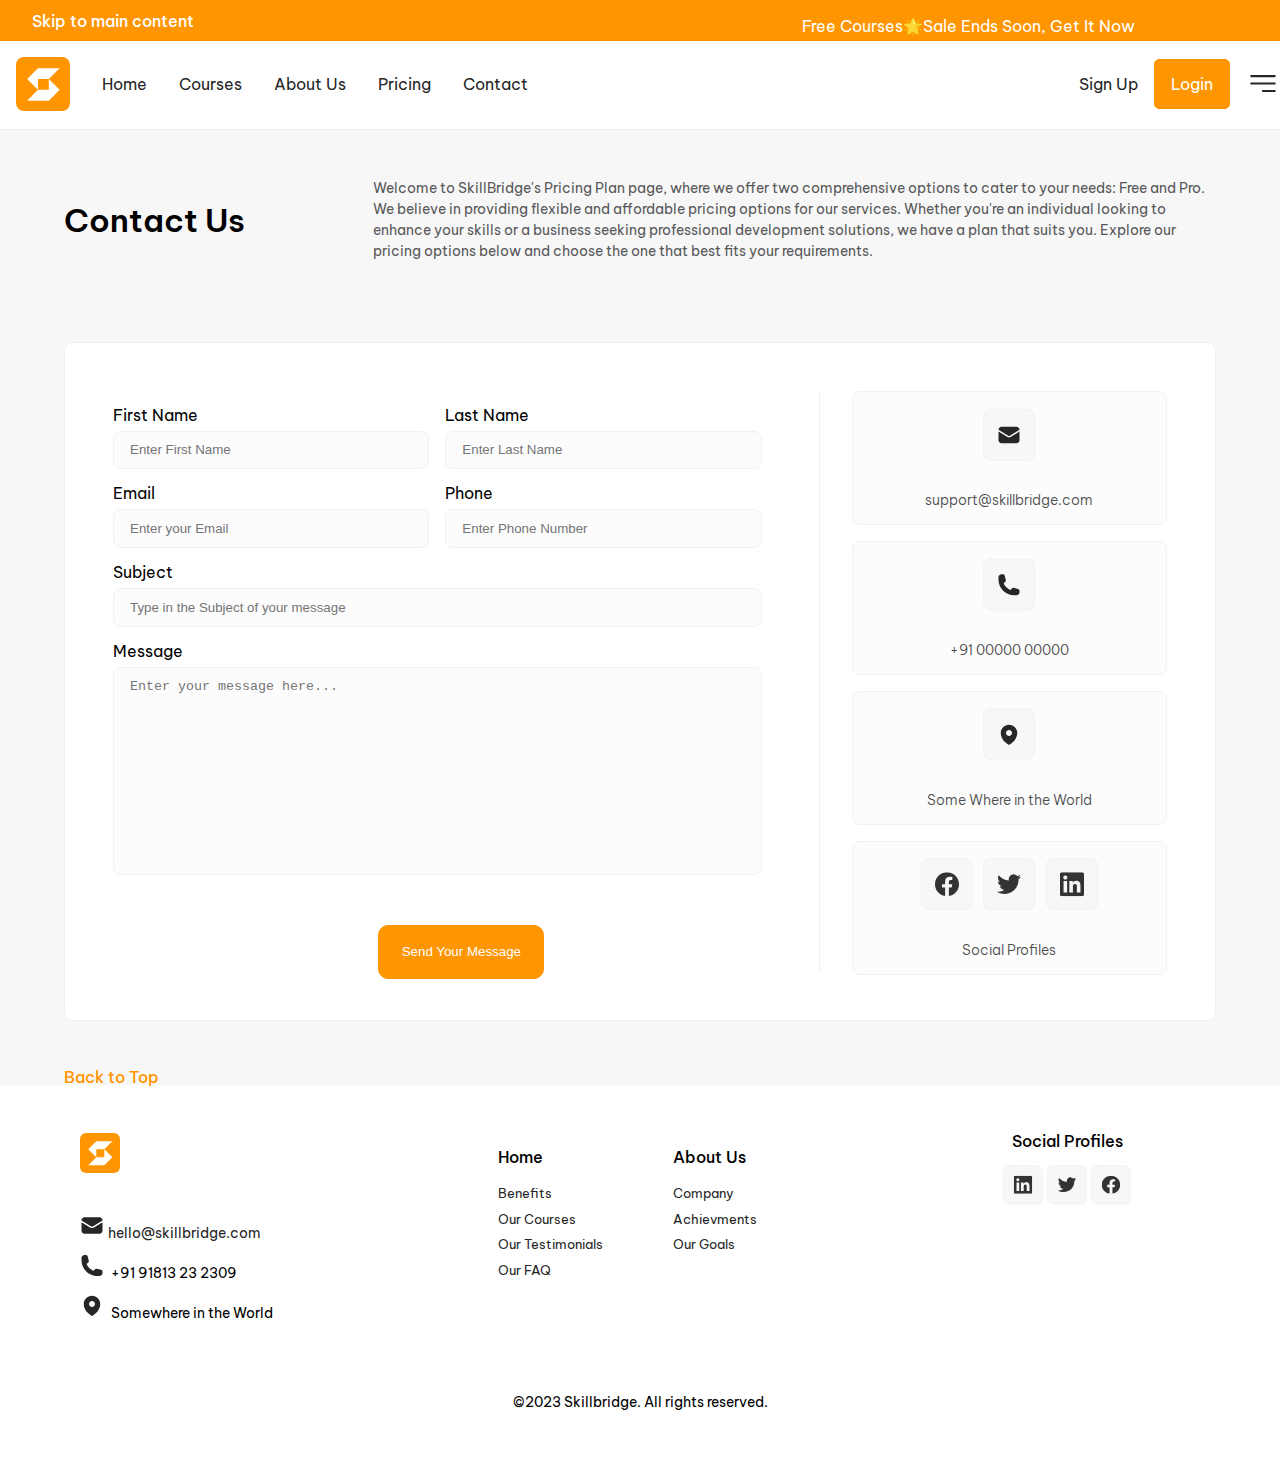
<file: contact.html>
<!DOCTYPE html>
<html lang="en">
<head>
    <meta charset="UTF-8">
    <meta name="viewport" content="width=device-width, initial-scale=1.0">
     <!-- google fonts -->
    <link rel="preconnect" href="https://fonts.googleapis.com">
    <link rel="preconnect" href="https://fonts.gstatic.com" crossorigin>
    <link href="https://fonts.googleapis.com/css2?family=Be+Vietnam+Pro:ital,wght@0,100;0,200;0,300;0,400;0,500;0,600;0,700;0,800;0,900;1,100;1,200;1,300;1,400;1,500;1,600;1,700;1,800;1,900&family=Open+Sans:ital,wght@0,300..800;1,300..800&display=swap" rel="stylesheet">
     <!-- reset styles -->
    <link rel="stylesheet" href="./css/reset.css">
     <!-- custom styles -->
    <link rel="stylesheet" href="./css/styles.css">
    <title>MTM6201 Midterm</title>
</head>
<body>
    <header role="banner" itemscope itemtype="https://schema.org/WPHeader" id="top">
        <div class="alert" role="alert">
            <a href="#main-content" class="skip-link">Skip to main content</a>
            <span class="advertise">Free Courses🌟Sale Ends Soon, Get It Now<i class="fa-solid fa-arrow-right"></i></span>
        </div>
       <div class="row">
            <img id='logo' src="./images/logo.svg" alt="Company Logo" role="img">
            <nav id="nav" role="navigation" aria-label="Main Navigation" itemscope itemtype="https://schema.org/SiteNavigationElement">
                <a href="index.html" itemprop="url">Home</a>
                <a href="courses.html" itemprop="url">Courses</a>
                <a href="#about" itemprop="url">About Us</a>
                <a href="#pricing" itemprop="url">Pricing</a>
                <a href="contact.html" itemprop="url">Contact</a>
            </nav>

            <div class="user" role="group" aria-label="User Authentication">
                <a class="signup" href="#" role="button" aria-label="Sign Up">Sign Up</a>
                <a class="login" href="#" role="button" aria-label="Login">Login</a>
            </div>
            <div class="burger">
                <svg xmlns="http://www.w3.org/2000/svg" width="34" height="35" viewBox="0 0 34 35" fill="none">
                    <path fill-rule="evenodd" clip-rule="evenodd" d="M4.25 10.0625C4.25 9.4757 4.7257 9 5.3125 9H28.6875C29.2743 9 29.75 9.4757 29.75 10.0625C29.75 10.6493 29.2743 11.125 28.6875 11.125H5.3125C4.7257 11.125 4.25 10.6493 4.25 10.0625ZM4.25 17.5C4.25 16.9132 4.7257 16.4375 5.3125 16.4375H28.6875C29.2743 16.4375 29.75 16.9132 29.75 17.5C29.75 18.0868 29.2743 18.5625 28.6875 18.5625H5.3125C4.7257 18.5625 4.25 18.0868 4.25 17.5ZM15.9375 24.9375C15.9375 24.3507 16.4132 23.875 17 23.875H28.6875C29.2743 23.875 29.75 24.3507 29.75 24.9375C29.75 25.5243 29.2743 26 28.6875 26H17C16.4132 26 15.9375 25.5243 15.9375 24.9375Z" fill="#262626"></path>
                </svg>
            </div>
        </div>  
    </header>

    <main role="main">
        <section id="contact-banner">
            <div class="contact-row">
                <div class="contact-title">
                    <h1 role="heading" aria-level="1">Contact Us</h1>
                </div>
                <div class="cont-text">
                    <p itemprop="description">Welcome to SkillBridge's Pricing Plan page, where we offer two comprehensive options to cater to your needs: Free and Pro. We believe in providing flexible and affordable pricing options for our services. Whether you're an individual looking to enhance your skills or a business seeking professional development solutions, we have a plan that suits you. Explore our pricing options below and choose the one that best fits your requirements.</p>
                </div> 
            </div>
        </section>

        <section id="contact" itemscope itemtype="https://schema.org/ContactPage">
            <div class="contact-data" >
                <form action="#" method="get" role="form">
                    <fieldset class="form-items" id="#main-content">
                        <div class="name1">
                            <label for="firstname" class="firstname" id="firstname-label" itemprop="name">First Name</label>
                            <input type="text" name="firstname" id="firstname" placeholder="Enter First Name">
                        </div>
                        <div class="name2">
                            <label for="lastname" class="lastname" id="lastname-label" itemprop="name">Last Name</label>
                            <input type="text" name="lastname" id="lastname" placeholder="Enter Last Name">
                        </div>
                        <div class="email-form">
                            <label for="email" class="email" id="email-label" itemprop="name">Email</label>
                            <input type="email" name="email" id="email" placeholder="Enter your Email">
                        </div>
                        <div class="telephone">
                            <label for="phone" class="phone" id="phone-label" itemprop="name">Phone</label>
                            <input type="tel" id="phone" name="phone" placeholder="Enter Phone Number" pattern="[0-9]{3}-[0-9]{2}-[0-9]{3}">
                        </div>
                        <div class="sub">
                            <label for="subject" class="subject" id="subject-label" itemprop="name">Subject</label>
                            <input type="text" name="subject" id="subject" placeholder="Type in the Subject of your message">
                        </div>
                        <div class="textarea">
                            <label for="message" class="message" id="message-label" itemprop="comment">Message</label>
                            <textarea name="message" id="message" placeholder="Enter your message here..."></textarea>
                        </div>  
                    </fieldset>
                    <button type="submit" id="send" role="button" aria-label="Send your message to our team">Send Your Message</button>
                </form>
            </div>

            <div class="sidecontact">
                <div class="mail">
                    <svg width="52" height="53" viewBox="0 0 52 53" fill="none" xmlns="http://www.w3.org/2000/svg">
                        <rect x="0.5" y="1.375" width="51" height="51" rx="7.5" fill="#F7F7F8"/>
                        <rect x="0.5" y="1.375" width="51" height="51" rx="7.5" stroke="#F1F1F3"/>
                        <path d="M15.5 23.5441V32.125C15.5 33.7819 16.8431 35.125 18.5 35.125H33.5C35.1569 35.125 36.5 33.7819 36.5 32.125V23.5441L27.5723 29.0381C26.6081 29.6314 25.3919 29.6314 24.4277 29.0381L15.5 23.5441Z" fill="#262626"/>
                        <path d="M36.5 21.7828V21.625C36.5 19.9681 35.1569 18.625 33.5 18.625H18.5C16.8431 18.625 15.5 19.9681 15.5 21.625V21.7828L25.2139 27.7606C25.696 28.0573 26.304 28.0573 26.7861 27.7606L36.5 21.7828Z" fill="#262626"/>
                    </svg>
                    <span class="text" itemprop="name" aria-label="Email support at Skillbridge">support@skillbridge.com</span>
                </div>
                <div class="tel">
                    <svg width="52" height="53" viewBox="0 0 52 53" fill="none" xmlns="http://www.w3.org/2000/svg">
                        <rect x="0.5" y="1.125" width="51" height="51" rx="7.5" fill="#F7F7F8"/>
                        <rect x="0.5" y="1.125" width="51" height="51" rx="7.5" stroke="#F1F1F3"/>
                        <path fill-rule="evenodd" clip-rule="evenodd" d="M15.5 19.125C15.5 17.4681 16.8431 16.125 18.5 16.125H19.8716C20.732 16.125 21.482 16.7106 21.6906 17.5452L22.7964 21.9684C22.9794 22.7003 22.7059 23.4705 22.1024 23.9232L20.8088 24.8934C20.6745 24.9941 20.6453 25.1417 20.683 25.2447C21.8185 28.3445 24.2805 30.8065 27.3803 31.942C27.4833 31.9797 27.6309 31.9505 27.7316 31.8162L28.7018 30.5226C29.1545 29.9191 29.9247 29.6456 30.6566 29.8286L35.0798 30.9344C35.9144 31.143 36.5 31.893 36.5 32.7534V34.125C36.5 35.7819 35.1569 37.125 33.5 37.125H31.25C22.5515 37.125 15.5 30.0735 15.5 21.375V19.125Z" fill="#262626"/>
                    </svg>
                    <span class="text" itemprop="name" aria-label="Phone support at Skillbridge">+91 00000 00000</span>
                </div>
                <div class="location">
                    <svg width="52" height="53" viewBox="0 0 52 53" fill="none" xmlns="http://www.w3.org/2000/svg">
                        <rect x="0.5" y="0.875" width="51" height="51" rx="7.5" fill="#F7F7F8"/>
                        <rect x="0.5" y="0.875" width="51" height="51" rx="7.5" stroke="#F1F1F3"/>
                        <path fill-rule="evenodd" clip-rule="evenodd" d="M25.5397 36.726C25.57 36.7435 25.5937 36.7571 25.6105 36.7665L25.6384 36.7821C25.8613 36.9044 26.1378 36.9035 26.3608 36.7825L26.3895 36.7665C26.4063 36.7571 26.43 36.7435 26.4603 36.726C26.5207 36.691 26.607 36.64 26.7155 36.5732C26.9325 36.4396 27.2388 36.2426 27.6046 35.9841C28.3351 35.4681 29.3097 34.7024 30.2865 33.7023C32.2307 31.7118 34.25 28.7212 34.25 24.875C34.25 20.3187 30.5563 16.625 26 16.625C21.4437 16.625 17.75 20.3187 17.75 24.875C17.75 28.7212 19.7693 31.7118 21.7135 33.7023C22.6903 34.7024 23.6649 35.4681 24.3954 35.9841C24.7612 36.2426 25.0675 36.4396 25.2845 36.5732C25.393 36.64 25.4793 36.691 25.5397 36.726ZM26 27.875C27.6569 27.875 29 26.5319 29 24.875C29 23.2181 27.6569 21.875 26 21.875C24.3431 21.875 23 23.2181 23 24.875C23 26.5319 24.3431 27.875 26 27.875Z" fill="#262626"/>
                    </svg>
                    <span class="text" itemprop="name" aria-label="Skillbridge Office Location">Some Where in the World</span>
                </div>
                <div class="social">
                    <div class="social-media">
                        <svg width="52" height="53" viewBox="0 0 52 53" fill="none" xmlns="http://www.w3.org/2000/svg">
                            <rect x="0.5" y="0.625" width="51" height="51" rx="7.5" fill="#F7F7F8"/>
                            <rect x="0.5" y="0.625" width="51" height="51" rx="7.5" stroke="#F1F1F3"/>
                            <g clip-path="url(#clip0_41_279)">
                            <path d="M38 26.125C38 19.4976 32.6274 14.125 26 14.125C19.3726 14.125 14 19.4976 14 26.125C14 32.1145 18.3882 37.079 24.125 37.9792V29.5937H21.0781V26.125H24.125V23.4812C24.125 20.4738 25.9166 18.8125 28.6576 18.8125C29.9701 18.8125 31.3438 19.0469 31.3438 19.0469V22H29.8306C28.34 22 27.875 22.9251 27.875 23.875V26.125H31.2031L30.6711 29.5937H27.875V37.9792C33.6118 37.079 38 32.1145 38 26.125Z" fill="#333333"/>
                            </g>
                            <defs>
                            <clipPath id="clip0_41_279">
                            <rect width="24" height="24" fill="white" transform="translate(14 14.125)"/>
                            </clipPath>
                            </defs>
                        </svg>
                            
                        <svg width="52" height="53" viewBox="0 0 52 53" fill="none" xmlns="http://www.w3.org/2000/svg">
                            <rect x="0.5" y="0.625" width="51" height="51" rx="7.5" fill="#F7F7F8"/>
                            <rect x="0.5" y="0.625" width="51" height="51" rx="7.5" stroke="#F1F1F3"/>
                            <g clip-path="url(#clip0_41_282)">
                            <path d="M21.5502 35.875C30.6045 35.875 35.5583 28.3717 35.5583 21.8669C35.5583 21.6559 35.5536 21.4403 35.5442 21.2294C36.5079 20.5325 37.3395 19.6693 38 18.6803C37.1025 19.0796 36.1496 19.3404 35.1739 19.4537C36.2013 18.8379 36.9705 17.8705 37.3391 16.7308C36.3726 17.3036 35.3156 17.7076 34.2134 17.9256C33.4708 17.1366 32.489 16.6141 31.4197 16.4391C30.3504 16.264 29.2532 16.4461 28.2977 16.9571C27.3423 17.4681 26.5818 18.2797 26.1338 19.2663C25.6859 20.2529 25.5754 21.3596 25.8195 22.4153C23.8625 22.3171 21.9479 21.8087 20.2 20.9231C18.452 20.0375 16.9097 18.7944 15.673 17.2745C15.0444 18.3582 14.8521 19.6406 15.135 20.8611C15.418 22.0815 16.1551 23.1484 17.1964 23.845C16.4146 23.8202 15.65 23.6097 14.9656 23.2309V23.2919C14.9649 24.4291 15.3581 25.5316 16.0783 26.4118C16.7985 27.292 17.8013 27.8956 18.9162 28.12C18.1921 28.3181 17.432 28.347 16.6948 28.2044C17.0095 29.1824 17.6216 30.0379 18.4458 30.6513C19.27 31.2648 20.2651 31.6056 21.2923 31.6262C19.5484 32.9961 17.3942 33.7391 15.1766 33.7356C14.7833 33.735 14.3904 33.7109 14 33.6634C16.2529 35.1087 18.8735 35.8764 21.5502 35.875Z" fill="#333333"/>
                            </g>
                            <defs>
                            <clipPath id="clip0_41_282">
                            <rect width="24" height="24" fill="white" transform="translate(14 14.125)"/>
                            </clipPath>
                            </defs>
                        </svg>
    
                        <svg width="52" height="53" viewBox="0 0 52 53" fill="none" xmlns="http://www.w3.org/2000/svg">
                            <rect x="0.5" y="0.625" width="51" height="51" rx="7.5" fill="#F7F7F8"/>
                            <rect x="0.5" y="0.625" width="51" height="51" rx="7.5" stroke="#F1F1F3"/>
                            <g clip-path="url(#clip0_41_285)">
                            <path d="M36.2234 14.125H15.7719C14.7922 14.125 14 14.8984 14 15.8547V36.3906C14 37.3469 14.7922 38.125 15.7719 38.125H36.2234C37.2031 38.125 38 37.3469 38 36.3953V15.8547C38 14.8984 37.2031 14.125 36.2234 14.125ZM21.1203 34.5766H17.5578V23.1203H21.1203V34.5766ZM19.3391 21.5594C18.1953 21.5594 17.2719 20.6359 17.2719 19.4969C17.2719 18.3578 18.1953 17.4344 19.3391 17.4344C20.4781 17.4344 21.4016 18.3578 21.4016 19.4969C21.4016 20.6312 20.4781 21.5594 19.3391 21.5594ZM34.4516 34.5766H30.8937V29.0078C30.8937 27.6812 30.8703 25.9703 29.0422 25.9703C27.1906 25.9703 26.9094 27.4187 26.9094 28.9141V34.5766H23.3563V23.1203H26.7687V24.6859H26.8156C27.2891 23.7859 28.4516 22.8344 30.1813 22.8344C33.7859 22.8344 34.4516 25.2063 34.4516 28.2906V34.5766Z" fill="#333333"/>
                            </g>
                            <defs>
                            <clipPath id="clip0_41_285">
                            <rect width="24" height="24" fill="white" transform="translate(14 14.125)"/>
                            </clipPath>
                            </defs>
                        </svg>
                    </div>
                    <span class="text">Social Profiles</span>
                </div>
            </div>
        </section>
        <a href="#top" class="skip-link-2">Back to Top</a>
    </main>
    <!-- Main Closing Tag -->

    <!-- Footer -->
    <footer role="contentinfo" itemscope itemtype="https://schema.org/WPFooter">
        <section id="foot-wrapper">
            <div class="footer-one">
                <div class="logo">
                    <img src="./images/logo.svg" alt="Skillbridge logo" role="img">
                </div>

                <div class="footer-contact" role="list">
                    <div class="footer-icon">
                        <svg xmlns="http://www.w3.org/2000/svg" width="24" height="25" viewBox="0 0 24 25" fill="none" aria-hidden="true">
                            <path d="M1.5 9.1691V17.75C1.5 19.4069 2.84315 20.75 4.5 20.75H19.5C21.1569 20.75 22.5 19.4069 22.5 17.75V9.1691L13.5723 14.6631C12.6081 15.2564 11.3919 15.2564 10.4277 14.6631L1.5 9.1691Z" fill="#262626"/>
                            <path d="M22.5 7.40783V7.25C22.5 5.59315 21.1569 4.25 19.5 4.25H4.5C2.84315 4.25 1.5 5.59315 1.5 7.25V7.40783L11.2139 13.3856C11.696 13.6823 12.304 13.6823 12.7861 13.3856L22.5 7.40783Z" fill="#262626"/>
                        </svg>
                        <span class="contact-info"><a href="mailto:hello@skillbridge.com" aria-label="Company Email">hello@skillbridge.com</a></span>
                        <!-- <span class="contact-info">&nbsp;hello@skillbridge.com</span> -->
                    </div>
        
                    <div class="footer-icon" role="listitem">
                        <svg xmlns="http://www.w3.org/2000/svg" width="24" height="25" viewBox="0 0 24 25" fill="none" aria-hidden="true">
                            <path fill-rule="evenodd" clip-rule="evenodd" d="M1.5 5C1.5 3.34315 2.84315 2 4.5 2H5.87163C6.732 2 7.48197 2.58556 7.69064 3.42025L8.79644 7.84343C8.97941 8.5753 8.70594 9.34555 8.10242 9.79818L6.8088 10.7684C6.67447 10.8691 6.64527 11.0167 6.683 11.1197C7.81851 14.2195 10.2805 16.6815 13.3803 17.817C13.4833 17.8547 13.6309 17.8255 13.7316 17.6912L14.7018 16.3976C15.1545 15.7941 15.9247 15.5206 16.6566 15.7036L21.0798 16.8094C21.9144 17.018 22.5 17.768 22.5 18.6284V20C22.5 21.6569 21.1569 23 19.5 23H17.25C8.55151 23 1.5 15.9485 1.5 7.25V5Z" fill="#262626"/>
                        </svg>
                        <span class="contact-info" aria-label="Company Phone Number">&nbsp;+91 91813 23 2309</span>
                    </div>
        
                    <div class="footer-icon" role="listitem">
                        <svg xmlns="http://www.w3.org/2000/svg" width="24" height="25" viewBox="0 0 24 25" fill="none" aria-hidden="true">
                            <path fill-rule="evenodd" clip-rule="evenodd" d="M11.5397 22.851C11.57 22.8685 11.5937 22.8821 11.6105 22.8915L11.6384 22.9071C11.8613 23.0294 12.1378 23.0285 12.3608 22.9075L12.3895 22.8915C12.4063 22.8821 12.43 22.8685 12.4603 22.851C12.5207 22.816 12.607 22.765 12.7155 22.6982C12.9325 22.5646 13.2388 22.3676 13.6046 22.1091C14.3351 21.5931 15.3097 20.8274 16.2865 19.8273C18.2307 17.8368 20.25 14.8462 20.25 11C20.25 6.44365 16.5563 2.75 12 2.75C7.44365 2.75 3.75 6.44365 3.75 11C3.75 14.8462 5.76932 17.8368 7.71346 19.8273C8.69025 20.8274 9.66491 21.5931 10.3954 22.1091C10.7612 22.3676 11.0675 22.5646 11.2845 22.6982C11.393 22.765 11.4793 22.816 11.5397 22.851ZM12 14C13.6569 14 15 12.6569 15 11C15 9.34315 13.6569 8 12 8C10.3431 8 9 9.34315 9 11C9 12.6569 10.3431 14 12 14Z" fill="#262626"/>
                        </svg>
                        <span class="contact-info" aria-label="Company Location">&nbsp;Somewhere in the World</span>
                    </div>
                </div>
            </div>
            
            <div class="foot-group" role="navigation" aria-label="Footer Navigation">
                <div class="footer-home">
                    <div class="foot-title">
                        <h4 role="heading" aria-level="4">Home</h4>
                    </div>
                    <div class="foot-links" itemprop="url">
                        <a href="#benefits" itemprop="url">Benefits</a>
                        <a href="#courses" itemprop="url">Our Courses</a>
                        <a href="#testimonials" itemprop="url">Our Testimonials</a>
                        <a href="#faq" itemprop="url">Our FAQ</a>
                    </div>
                </div>
        
                <div class="footer-about">
                    <div class="foot-title">
                        <h4 role="heading" aria-level="4">About Us</h4>
                    </div>
                    <div class="foot-links" role="list">
                        <a href="#" itemprop="url">Company</a>
                        <a href="#" itemprop="url">Achievments</a>
                        <a href="#" itemprop="url">Our Goals</a>
                    </div>
                </div>
            </div>
            
            <div class="footer-social" role="list" aria-label="Social Media Links" itemscope itemtype="https://schema.org/Organization">
                <div class="foot-title">
                    <h4 role="heading" aria-level="4">Social Profiles</h4>
                </div>
                <div class="media">
                    <img src="./images2/linkedin.svg" alt="LinkedIn Logo" itemprop="sameAs" aria-label="Follow us on LinkedIn" role="img">
                    <img src="./images2/twitter.svg" alt="Twitter Logo" itemprop="sameAs" aria-label="Follow us on Twitter" role="img">
                    <img src="./images2/facebook.svg" alt="Facebook Logo" itemprop="sameAs" aria-label="Follow us on Facebook" role="img">
                </div>
            </div>

            <div class="copyright" itemprop="copyrightHolder" itemscope itemtype="https://schema.org/CreativeWork">
                <p itemprop="copyrightNotice">&copy;2023 Skillbridge. All rights reserved.</p>
            </div>
        </section>    
    </footer>
    <!-- Footer Closing Tag -->
</body>
<!-- Body Closing Tag -->
</html>
</file>
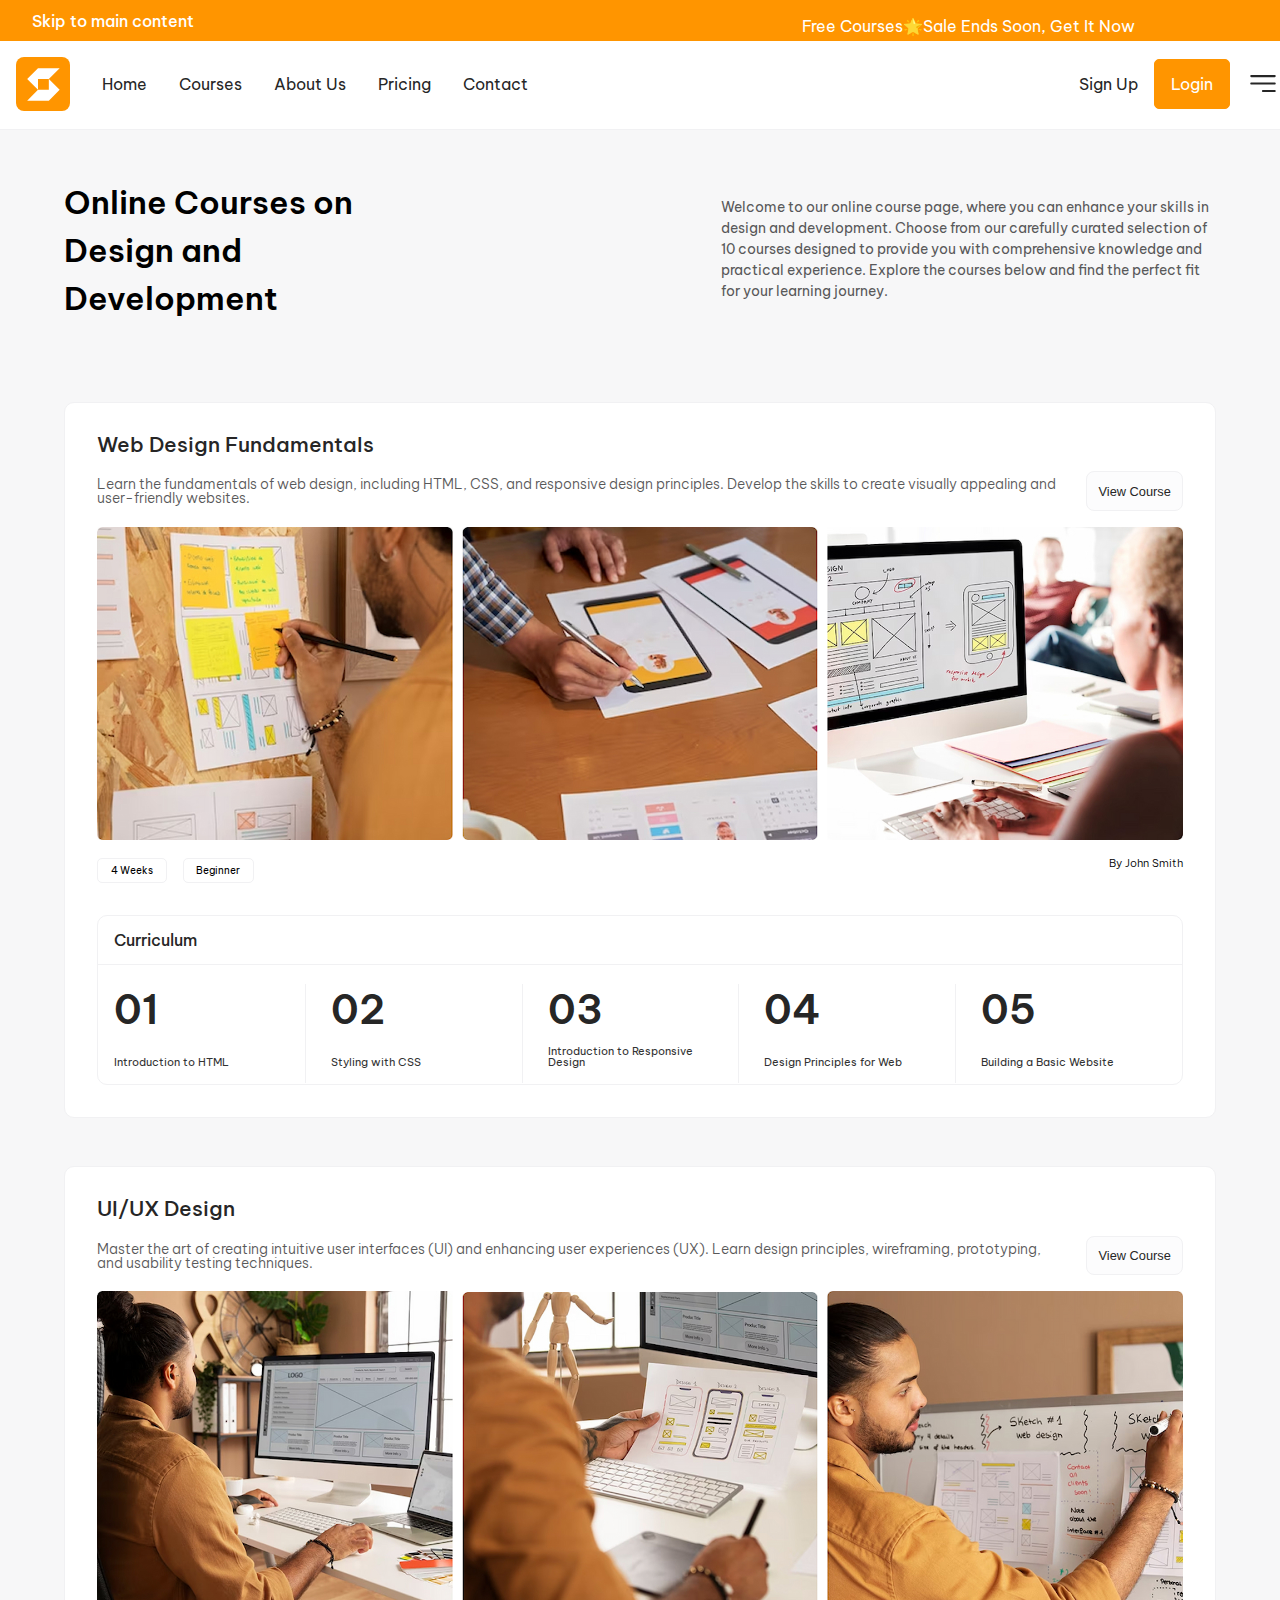
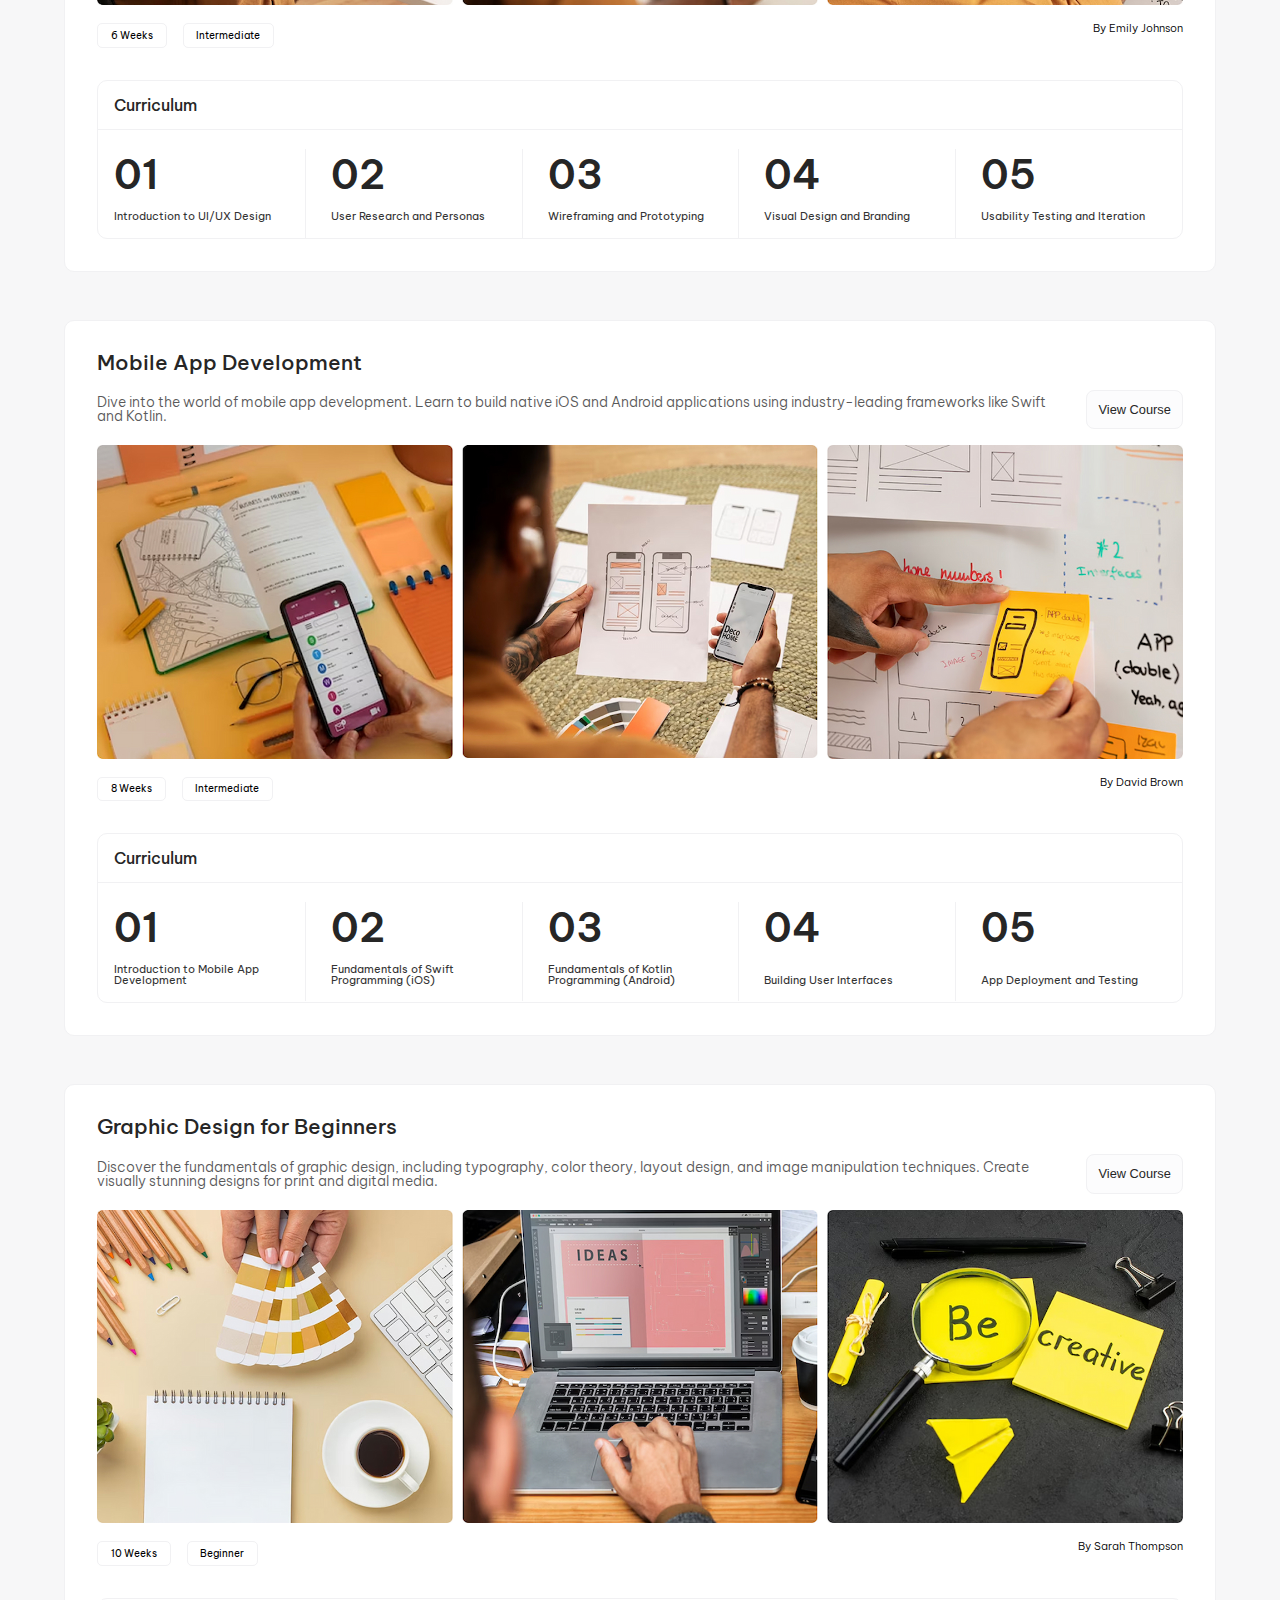
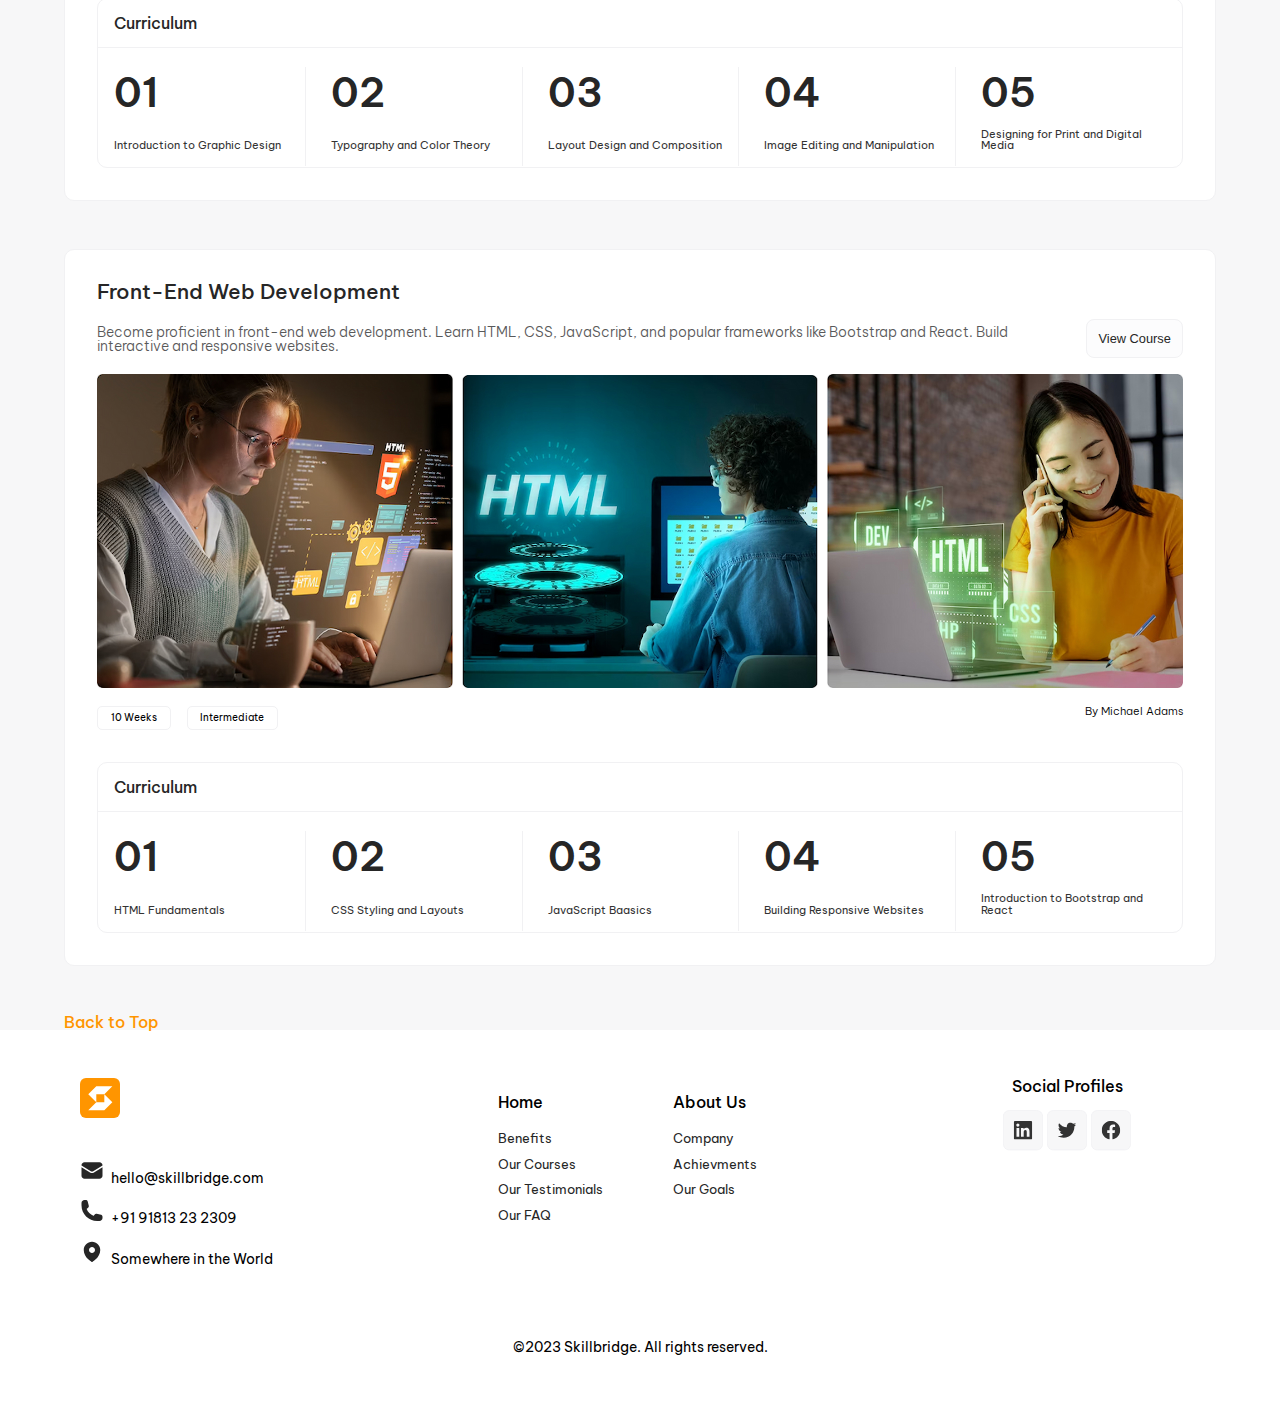
<file: courses.html>
<!DOCTYPE html>
<html lang="en">
<head>
    <meta charset="UTF-8">
    <meta name="viewport" content="width=device-width, initial-scale=1.0">
    <!-- google fonts -->
    <link rel="preconnect" href="https://fonts.googleapis.com">
    <link rel="preconnect" href="https://fonts.gstatic.com" crossorigin>
    <link href="https://fonts.googleapis.com/css2?family=Be+Vietnam+Pro:ital,wght@0,100;0,200;0,300;0,400;0,500;0,600;0,700;0,800;0,900;1,100;1,200;1,300;1,400;1,500;1,600;1,700;1,800;1,900&family=Open+Sans:ital,wght@0,300..800;1,300..800&display=swap" rel="stylesheet">
    <!-- reset styles -->
    <link rel="stylesheet" href="./css/reset.css">
    <!-- custom styles -->
    <link rel="stylesheet" href="./css/styles.css">
    <title>MTM6201 Midterm</title>
</head>

<!-- Body Opening Tag -->
<body>
    <!-- Header Closing Tag -->
    <header role="banner" itemscope itemtype="https://schema.org/WPHeader" id="top">
        <div class="alert" role="alert">
            <a href="#main-content" class="skip-link">Skip to main content</a>
            <span class="advertise">Free Courses🌟Sale Ends Soon, Get It Now<i class="fa-solid fa-arrow-right"></i></span>
        </div>
       <div class="row">
            <img id='logo' src="./images/logo.svg" alt="Company Logo" role="img">
            <nav id="nav" role="navigation" aria-label="Main Navigation" itemscope itemtype="https://schema.org/SiteNavigationElement">
                <a href="index.html" itemprop="url">Home</a>
                <a href="courses.html" itemprop="url">Courses</a>
                <a href="#about" itemprop="url">About Us</a>
                <a href="#pricing" itemprop="url">Pricing</a>
                <a href="contact.html" itemprop="url">Contact</a>
            </nav>

            <div class="user" role="group" aria-label="User Authentication">
                <a class="signup" href="#" role="button" aria-label="Sign Up">Sign Up</a>
                <a class="login" href="#" role="button" aria-label="Login">Login</a>
            </div>
            <div class="burger">
                <svg xmlns="http://www.w3.org/2000/svg" width="34" height="35" viewBox="0 0 34 35" fill="none">
                    <path fill-rule="evenodd" clip-rule="evenodd" d="M4.25 10.0625C4.25 9.4757 4.7257 9 5.3125 9H28.6875C29.2743 9 29.75 9.4757 29.75 10.0625C29.75 10.6493 29.2743 11.125 28.6875 11.125H5.3125C4.7257 11.125 4.25 10.6493 4.25 10.0625ZM4.25 17.5C4.25 16.9132 4.7257 16.4375 5.3125 16.4375H28.6875C29.2743 16.4375 29.75 16.9132 29.75 17.5C29.75 18.0868 29.2743 18.5625 28.6875 18.5625H5.3125C4.7257 18.5625 4.25 18.0868 4.25 17.5ZM15.9375 24.9375C15.9375 24.3507 16.4132 23.875 17 23.875H28.6875C29.2743 23.875 29.75 24.3507 29.75 24.9375C29.75 25.5243 29.2743 26 28.6875 26H17C16.4132 26 15.9375 25.5243 15.9375 24.9375Z" fill="#262626"></path>
                </svg>
            </div>
        </div>  
    </header>
    <!-- Header Closing Tag -->
    
    <!-- Main -->
    <main role="main" itemscope itemtype="https://schema.org/Course">
        <section id="courses-banner">
            <div class="courses-row">
                <div class="courses-title">
                    <h1 role="heading" aria-level="1">Online Courses on Design and Development</h1>
                </div>
                <p itemprop="description">Welcome to our online course page, where you can enhance your skills in design and development. Choose from our carefully curated selection of 10 courses designed to provide you with comprehensive knowledge and practical experience. Explore the courses below and find the perfect fit for your learning journey.</p>
            </div>
        </section>
        <!-- Web Fundamentals Section -->
        <section id="fundamentals">
            <div class="container7" id="#main-content">
                <div class="curr-row">
                    <h2 role="heading" aria-level="2">Web Design Fundamentals</h2>
                    <div class="text-btn">
                        <p itemprop="teaches">Learn the fundamentals of web design, including HTML, CSS, and responsive design principles. Develop the skills to create visually appealing and user-friendly websites.</p>
                        <div class="curr-btn">
                            <button type="button" role="button" aria-label="View Course">View Course</button>
                        </div>
                    </div>
                </div>
                
                <div class="webdev">
                    <div class="web-image">
                        <picture id="web1">
                            <!-- Desktop MIN: 1600px -->
                            <source srcset="./images2/course1/web-01-800x.jpg,
                            ./images2/course1/web-01-1600x.jpg 2x,
                            ./images2/course1/web-01-2400x.jpg 3x" 
                            media="(min-width: 1600px)">
                        
                            <!-- Tablet MIN: 1280px -->
                            <source srcset="./images2/course1/web-01-640x.jpg,
                            ./images2/course1/web-01-1280x.jpg 2x,
                            ./images2/course1/web-01-1920x.jpg 3x" 
                            media="(min-width: 1280px)">
                        
                            <!-- MIN: 960px -->
                            <source srcset="./images2/course1/web-01-480x.jpg,
                            ./images2/course1/web-01-960x.jpg 2x,
                            ./images2/course1/web-01-1440x.jpg 3x" 
                            media="(min-width: 960px)">
                        
                            <!-- Mobile MAX: 959px -->
                            <source srcset="./images2/course1/web-01-320x.jpg,
                            ./images2/course1/web-01-640x.jpg 2x,
                            ./images2/course1/web-01-960x.jpg 3x" 
                            media="(max-width: 959px)">
                        
                            <!-- MAX: 720px -->
                            <source srcset="./images2/course1/web-01-480x.jpg,
                            ./images2/course1/web-01-960x.jpg 2x,
                            ./images2/course1/web-01-1440x.jpg 3x" 
                            media="(max-width: 720px)">
                        
                            <source srcset="./images2/course1/web-01-320x.jpg,
                            ./images2/course1/web-01-640x.jpg 2x,
                            ./images2/course1/web-01-960x.jpg 3x" 
                            media="(max-width: 480px)">
                        
                            <!-- Default Fallback Image -->
                            <img class="original" src="./images2/course1/web-01.jpg" alt="Web Design Fundamentals Course Preview" role="img">
                        </picture>
                        
                    </div>
                    <div class="web-image">
                        <picture id="web2">
                            <!-- Desktop MIN: 1600px -->
                            <source srcset="./images2/course1/web-02-800x.jpg,
                            ./images2/course1/web-02-1600x.jpg 2x,
                            ./images2/course1/web-02-2400x.jpg 3x" 
                            media="(min-width: 1600px)">
                        
                            <!-- Tablet MIN: 1280px -->
                            <source srcset="./images2/course1/web-02-640x.jpg,
                            ./images2/course1/web-02-1280x.jpg 2x,
                            ./images2/course1/web-02-1920x.jpg 3x" 
                            media="(min-width: 1280px)">
                        
                            <!-- MIN: 960px -->
                            <source srcset="./images2/course1/web-02-480x.jpg,
                            ./images2/course1/web-02-960x.jpg 2x,
                            ./images2/course1/web-02-1440x.jpg 3x" 
                            media="(min-width: 960px)">
                        
                            <!-- Mobile MAX: 959px -->
                            <source srcset="./images2/course1/web-02-320x.jpg,
                            ./images2/course1/web-02-640x.jpg 2x,
                            ./images2/course1/web-02-960x.jpg 3x" 
                            media="(max-width: 959px)">
                        
                            <!-- MAX: 720px -->
                            <source srcset="./images2/course1/web-02-480x.jpg,
                            ./images2/course1/web-02-960x.jpg 2x,
                            ./images2/course1/web-02-1440x.jpg 3x" 
                            media="(max-width: 720px)">
                        
                            <source srcset="./images2/course1/web-02-320x.jpg,
                            ./images2/course1/web-02-640x.jpg 2x,
                            ./images2/course1/web-02-960x.jpg 3x" 
                            media="(max-width: 480px)">
                        
                            <!-- Default Fallback Image -->
                            <img class="original" src="./images2/course1/web-02.jpg" alt="Web Design Fundamentals Course Preview" role="img">
                        </picture>
                        
                    </div>
                    <div class="web-image">
                        <picture id="web3">
                            <!-- Desktop MIN: 1600px -->
                            <source srcset="./images2/course1/web-03-800x.jpg,
                            ./images2/course1/web-03-1600x.jpg 2x,
                            ./images2/course1/web-03-2400x.jpg 3x" 
                            media="(min-width: 1600px)">
                        
                            <!-- Tablet MIN: 1280px -->
                            <source srcset="./images2/course1/web-03-640x.jpg,
                            ./images2/course1/web-03-1280x.jpg 2x,
                            ./images2/course1/web-03-1920x.jpg 3x" 
                            media="(min-width: 1280px)">
                        
                            <!-- MIN: 960px -->
                            <source srcset="./images2/course1/web-03-480x.jpg,
                            ./images2/course1/web-03-960x.jpg 2x,
                            ./images2/course1/web-03-1440x.jpg 3x" 
                            media="(min-width: 960px)">
                        
                            <!-- Mobile MAX: 959px -->
                            <source srcset="./images2/course1/web-03-320x.jpg,
                            ./images2/course1/web-03-640x.jpg 2x,
                            ./images2/course1/web-03-960x.jpg 3x" 
                            media="(max-width: 959px)">
                        
                            <!-- MAX: 720px -->
                            <source srcset="./images2/course1/web-03-480x.jpg,
                            ./images2/course1/web-03-960x.jpg 2x,
                            ./images2/course1/web-03-1440x.jpg 3x" 
                            media="(max-width: 720px)">
                        
                            <source srcset="./images2/course1/web-03-320x.jpg,
                            ./images2/course1/web-03-640x.jpg 2x,
                            ./images2/course1/web-03-960x.jpg 3x" 
                            media="(max-width: 480px)">
                        
                            <!-- Default Fallback Image -->
                            <img class="original" src="./images2/course1/web-03.jpg" alt="Web Design Fundamentals Course Preview" role="img">
                        </picture>
                    </div>
                </div>

                <div class="data">
                    <div class="sub-row">
                        <span class="week" itemprop="hasCourseInstance">4 Weeks</span>
                        <span class="level" itemprop="educationalLevel" aria-label="Course Level: Beginner">Beginner</span>
                    </div>
                    <span class="author" itemprop="author" aria-label="Instructor: John Smith">By John Smith</span>
                </div>

                <div class="curriculum">
                    <div class="curr-info">
                        <h3 role="heading" aria-level="3">Curriculum</h3>
                    </div>
                    <div class="curr-data1">
                        <span class="numbers">01</span>
                        <span class="step" itemprop="syllabusSections">Introduction to HTML</span>
                    </div>
                    <div class="curr-data2">
                        <span class="numbers">02</span>
                        <span class="step" itemprop="syllabusSections">Styling with CSS</span>
                    </div>
                    <div class="curr-data3">
                        <span class="numbers">03</span>
                        <span class="step" itemprop="syllabusSections">Introduction to Responsive Design</span>
                    </div>
                    <div class="curr-data4">
                        <span class="numbers">04</span>
                        <span class="step" itemprop="syllabusSections">Design Principles for Web</span>
                    </div>
                    <div class="curr-data5">
                        <span class="numbers">05</span>
                        <span class="step" itemprop="syllabusSections">Building a Basic Website</span>
                    </div>
                </div>
            </div>
        </section>
        <!-- Web Fundamentals Section Closing Tag -->

        
        <!-- UI/UX Design Section -->
        <section id="uiuxdesign">
            <div class="container8">
                <div class="curr-row">
                    <h2 role="heading" aria-level="2">UI/UX Design</h2>
                    <div class="text-btn">
                        <p itemprop="teaches">Master the art of creating intuitive user interfaces (UI) and enhancing user experiences (UX). Learn design principles, wireframing, prototyping, and usability testing techniques.</p>
                        <div class="curr-btn">
                            <button type="button" role="button" aria-label="View Course">View Course</button>
                        </div>
                    </div>
                </div>
                
                <div class="ui-ux">
                    <div class="uiux-image">
                        <picture id="ux1">
                            <!-- Desktop MIN: 1600px -->
                            <source srcset="./images2/course2/ux-01-800x.jpg,
                            ./images2/course2/ux-01-1600x.jpg 2x,
                            ./images2/course2/ux-01-2400x.jpg 3x" 
                            media="(min-width: 1600px)">
                        
                            <!-- Tablet MIN: 1280px -->
                            <source srcset="./images2/course2/ux-01-640x.jpg,
                            ./images2/course2/ux-01-1280x.jpg 2x,
                            ./images2/course2/ux-01-1920x.jpg 3x" 
                            media="(min-width: 1280px)">
                        
                            <!-- MIN: 960px -->
                            <source srcset="./images2/course2/ux-01-480x.jpg,
                            ./images2/course2/ux-01-960x.jpg 2x,
                            ./images2/course2/ux-01-1440x.jpg 3x" 
                            media="(min-width: 960px)">
                        
                            <!-- Mobile MAX: 959px -->
                            <source srcset="./images2/course2/ux-01-320x.jpg,
                            ./images2/course2/ux-01-640x.jpg 2x,
                            ./images2/course2/ux-01-960x.jpg 3x" 
                            media="(max-width: 959px)">
                        
                            <!-- MAX: 720px -->
                            <source srcset="./images2/course2/ux-01-480x.jpg,
                            ./images2/course2/ux-01-960x.jpg 2x,
                            ./images2/course2/ux-01-1440x.jpg 3x" 
                            media="(max-width: 720px)">
                        
                            <source srcset="./images2/course2/ux-01-320x.jpg,
                            ./images2/course2/ux-01-640x.jpg 2x,
                            ./images2/course2/ux-01-960x.jpg 3x" 
                            media="(max-width: 480px)">
                        
                            <!-- Default Fallback Image -->
                            <img class="original" src="./images2/course2/ux-01.jpg" alt="UI/UX Design Course Preview" role="img">
                        </picture>
                    </div>
                    <div class="uiux-image">
                        <picture id="ux2">
                            <!-- Desktop MIN: 1600px -->
                            <source srcset="./images2/course2/ux-02-800x.jpg,
                            ./images2/course2/ux-02-1600x.jpg 2x,
                            ./images2/course2/ux-02-2400x.jpg 3x" 
                            media="(min-width: 1600px)">
                        
                            <!-- Tablet MIN: 1280px -->
                            <source srcset="./images2/course2/ux-02-640x.jpg,
                            ./images2/course2/ux-02-1280x.jpg 2x,
                            ./images2/course2/ux-02-1920x.jpg 3x" 
                            media="(min-width: 1280px)">
                        
                            <!-- MIN: 960px -->
                            <source srcset="./images2/course2/ux-02-480x.jpg,
                            ./images2/course2/ux-02-960x.jpg 2x,
                            ./images2/course2/ux-02-1440x.jpg 3x" 
                            media="(min-width: 960px)">
                        
                            <!-- Mobile MAX: 959px -->
                            <source srcset="./images2/course2/ux-02-320x.jpg,
                            ./images2/course2/ux-02-640x.jpg 2x,
                            ./images2/course2/ux-02-960x.jpg 3x" 
                            media="(max-width: 959px)">
                        
                            <!-- MAX: 720px -->
                            <source srcset="./images2/course2/ux-02-480x.jpg,
                            ./images2/course2/ux-02-960x.jpg 2x,
                            ./images2/course2/ux-02-1440x.jpg 3x" 
                            media="(max-width: 720px)">
                        
                            <source srcset="./images2/course2/ux-02-320x.jpg,
                            ./images2/course2/ux-02-640x.jpg 2x,
                            ./images2/course2/ux-02-960x.jpg 3x" 
                            media="(max-width: 480px)">
                        
                            <!-- Default Fallback Image -->
                            <img class="original" src="./images2/course2/ux-02.jpg" alt="UI/UX Design Course Preview" role="img">
                        </picture>
                    </div>
                    <div class="uiux-image">
                        <picture id="ux3">
                            <!-- Desktop MIN: 1600px -->
                            <source srcset="./images2/course2/ux-03-800x.jpg,
                            ./images2/course2/ux-03-1600x.jpg 2x,
                            ./images2/course2/ux-03-2400x.jpg 3x" 
                            media="(min-width: 1600px)">
                        
                            <!-- Tablet MIN: 1280px -->
                            <source srcset="./images2/course2/ux-03-640x.jpg,
                            ./images2/course2/ux-03-1280x.jpg 2x,
                            ./images2/course2/ux-03-1920x.jpg 3x" 
                            media="(min-width: 1280px)">
                        
                            <!-- MIN: 960px -->
                            <source srcset="./images2/course2/ux-03-480x.jpg,
                            ./images2/course2/ux-03-960x.jpg 2x,
                            ./images2/course2/ux-03-1440x.jpg 3x" 
                            media="(min-width: 960px)">
                        
                            <!-- Mobile MAX: 959px -->
                            <source srcset="./images2/course2/ux-03-320x.jpg,
                            ./images2/course2/ux-03-640x.jpg 2x,
                            ./images2/course2/ux-03-960x.jpg 3x" 
                            media="(max-width: 959px)">
                        
                            <!-- MAX: 720px -->
                            <source srcset="./images2/course2/ux-03-480x.jpg,
                            ./images2/course2/ux-03-960x.jpg 2x,
                            ./images2/course2/ux-03-1440x.jpg 3x" 
                            media="(max-width: 720px)">
                        
                            <source srcset="./images2/course2/ux-03-320x.jpg,
                            ./images2/course2/ux-03-640x.jpg 2x,
                            ./images2/course2/ux-03-960x.jpg 3x" 
                            media="(max-width: 480px)">
                        
                            <!-- Default Fallback Image -->
                            <img class="original" src="./images2/course2/ux-03.jpg" alt="UI/UX Design Course Preview" role="img">
                        </picture>
                    </div>
                </div>

                <div class="data">
                    <div class="sub-row">
                        <span class="week" itemprop="hasCourseInstance">6 Weeks</span>
                        <span class="level" itemprop="educationalLevel" aria-label="Course Level: Intermediate">Intermediate</span>
                    </div>
                    <span class="author" itemprop="author" aria-label="Instructor: Emily Johnson">By Emily Johnson</span>
                </div>
                
                <div class="curriculum">
                    <div class="curr-info">
                        <h3 role="heading" aria-level="3">Curriculum</h3>
                    </div>
                    <div class="curr-data1">
                        <span class="numbers">01</span>
                        <span class="step" itemprop="syllabusSections">Introduction to UI/UX Design</span>
                    </div>
                    <div class="curr-data2">
                        <span class="numbers">02</span>
                        <span class="step" itemprop="syllabusSections">User Research and Personas</span>
                    </div>
                    <div class="curr-data3">
                        <span class="numbers">03</span>
                        <span class="step" itemprop="syllabusSections">Wireframing and Prototyping</span>
                    </div>
                    <div class="curr-data4">
                        <span class="numbers">04</span>
                        <span class="step" itemprop="syllabusSections">Visual Design and Branding</span>
                    </div>
                    <div class="curr-data5">
                        <span class="numbers">05</span>
                        <span class="step" itemprop="syllabusSections">Usability Testing and Iteration</span>
                    </div>
                </div>
            </div>
        </section>
        <!-- UI/UX Design Section Closing Tag-->

        <!-- Mobile App Development -->
        <section id="mobileapp">
            <div class="container9">
                <div class="curr-row">
                    <h2 role="heading" aria-level="2">Mobile App Development</h2>
                    <div class="text-btn">
                        <p itemprop="teaches">Dive into the world of mobile app development. Learn to build native iOS and Android applications using industry-leading frameworks like Swift and Kotlin.</p>
                        <div class="curr-btn">
                            <button type="button" role="button" aria-label="View Course">View Course</button>
                        </div>
                    </div>
                </div>
                
                <div class="mobile">
                    <div class="mobile-image">
                        <picture id="mobile1">
                            <!-- Desktop MIN: 1600px -->
                            <source srcset="./images2/course3/mobile-01-800x.jpg,
                            ./images2/course3/mobile-01-1600x.jpg 2x,
                            ./images2/course3/mobile-01-2400x.jpg 3x" 
                            media="(min-width: 1600px)">
                        
                            <!-- Tablet MIN: 1280px -->
                            <source srcset="./images2/course3/mobile-01-640x.jpg,
                            ./images2/course3/mobile-01-1280x.jpg 2x,
                            ./images2/course3/mobile-01-1920x.jpg 3x" 
                            media="(min-width: 1280px)">
                        
                            <!-- MIN: 960px -->
                            <source srcset="./images2/course3/mobile-01-480x.jpg,
                            ./images2/course3/mobile-01-960x.jpg 2x,
                            ./images2/course3/mobile-01-1440x.jpg 3x" 
                            media="(min-width: 960px)">
                        
                            <!-- Mobile MAX: 959px -->
                            <source srcset="./images2/course3/mobile-01-320x.jpg,
                            ./images2/course3/mobile-01-640x.jpg 2x,
                            ./images2/course3/mobile-01-960x.jpg 3x" 
                            media="(max-width: 959px)">
                        
                            <!-- MAX: 720px -->
                            <source srcset="./images2/course3/mobile-01-480x.jpg,
                            ./images2/course3/mobile-01-960x.jpg 2x,
                            ./images2/course3/mobile-01-1440x.jpg 3x" 
                            media="(max-width: 720px)">
                        
                            <source srcset="./images2/course3/mobile-01-320x.jpg,
                            ./images2/course3/mobile-01-640x.jpg 2x,
                            ./images2/course3/mobile-01-960x.jpg 3x" 
                            media="(max-width: 480px)">
                        
                            <!-- Default Fallback Image -->
                            <img class="original" src="./images2/course3/mobile-01.jpg" alt="Mobile App Development Course Preview" role="img">
                        </picture>
                    </div>
                    <div class="mobile-image">
                        <picture id="mobile2">
                            <!-- Desktop MIN: 1600px -->
                            <source srcset="./images2/course3/mobile-02-800x.jpg,
                            ./images2/course3/mobile-02-1600x.jpg 2x,
                            ./images2/course3/mobile-02-2400x.jpg 3x" 
                            media="(min-width: 1600px)">
                        
                            <!-- Tablet MIN: 1280px -->
                            <source srcset="./images2/course3/mobile-02-640x.jpg,
                            ./images2/course3/mobile-02-1280x.jpg 2x,
                            ./images2/course3/mobile-02-1920x.jpg 3x" 
                            media="(min-width: 1280px)">
                        
                            <!-- MIN: 960px -->
                            <source srcset="./images2/course3/mobile-02-480x.jpg,
                            ./images2/course3/mobile-02-960x.jpg 2x,
                            ./images2/course3/mobile-02-1440x.jpg 3x" 
                            media="(min-width: 960px)">
                        
                            <!-- Mobile MAX: 959px -->
                            <source srcset="./images2/course3/mobile-02-320x.jpg,
                            ./images2/course3/mobile-02-640x.jpg 2x,
                            ./images2/course3/mobile-02-960x.jpg 3x" 
                            media="(max-width: 959px)">
                        
                            <!-- MAX: 720px -->
                            <source srcset="./images2/course3/mobile-02-480x.jpg,
                            ./images2/course3/mobile-02-960x.jpg 2x,
                            ./images2/course3/mobile-02-1440x.jpg 3x" 
                            media="(max-width: 720px)">
                        
                            <source srcset="./images2/course3/mobile-02-320x.jpg,
                            ./images2/course3/mobile-02-640x.jpg 2x,
                            ./images2/course3/mobile-02-960x.jpg 3x" 
                            media="(max-width: 480px)">
                        
                            <!-- Default Fallback Image -->
                            <img class="original" src="./images2/course3/mobile-02.jpg" alt="">
                        </picture>
                        <!-- <img class="mobile2" src="./images2/card3-02.png" alt=""> -->
                    </div>
                    <div class="mobile-image">
                        <picture id="mobile3">
                            <!-- Desktop MIN: 1600px -->
                            <source srcset="./images2/course3/mobile-03-800x.jpg,
                            ./images2/course3/mobile-03-1600x.jpg 2x,
                            ./images2/course3/mobile-03-2400x.jpg 3x" 
                            media="(min-width: 1600px)">
                        
                            <!-- Tablet MIN: 1280px -->
                            <source srcset="./images2/course3/mobile-03-640x.jpg,
                            ./images2/course3/mobile-03-1280x.jpg 2x,
                            ./images2/course3/mobile-03-1920x.jpg 3x" 
                            media="(min-width: 1280px)">
                        
                            <!-- MIN: 960px -->
                            <source srcset="./images2/course3/mobile-03-480x.jpg,
                            ./images2/course3/mobile-03-960x.jpg 2x,
                            ./images2/course3/mobile-03-1440x.jpg 3x" 
                            media="(min-width: 960px)">
                        
                            <!-- Mobile MAX: 959px -->
                            <source srcset="./images2/course3/mobile-03-320x.jpg,
                            ./images2/course3/mobile-03-640x.jpg 2x,
                            ./images2/course3/mobile-03-960x.jpg 3x" 
                            media="(max-width: 959px)">
                        
                            <!-- MAX: 720px -->
                            <source srcset="./images2/course3/mobile-03-480x.jpg,
                            ./images2/course3/mobile-03-960x.jpg 2x,
                            ./images2/course3/mobile-03-1440x.jpg 3x" 
                            media="(max-width: 720px)">
                        
                            <source srcset="./images2/course3/mobile-03-320x.jpg,
                            ./images2/course3/mobile-03-640x.jpg 2x,
                            ./images2/course3/mobile-03-960x.jpg 3x" 
                            media="(max-width: 480px)">
                        
                            <!-- Default Fallback Image -->
                            <img class="original" src="./images2/course3/mobile-03.jpg" alt="Mobile App Development Course Preview" role="img">
                        </picture>
                    </div>
                </div>

                <div class="data">
                    <div class="sub-row">
                        <span class="week" itemprop="hasCourseInstance" >8 Weeks</span>
                        <span class="level" itemprop="educationalLevel" aria-label="Course Level: Intermediate">Intermediate</span>
                    </div>
                    <span class="author" itemprop="author" aria-label="Instructor: David Brown">By David Brown</span>
                </div>

                <div class="curriculum">
                    <div class="curr-info">
                        <h3 role="heading" aria-level="3">Curriculum</h3>
                    </div>
                    <div class="curr-data1">
                        <span class="numbers">01</span>
                        <span class="step" itemprop="syllabusSections">Introduction to Mobile App Development</span>
                    </div>
                    <div class="curr-data2">
                        <span class="numbers">02</span>
                        <span class="step" itemprop="syllabusSections">Fundamentals of Swift Programming (iOS)</span>
                    </div>
                    <div class="curr-data3">
                        <span class="numbers">03</span>
                        <span class="step" itemprop="syllabusSections">Fundamentals of Kotlin Programming (Android)</span>
                    </div>
                    <div class="curr-data4">
                        <span class="numbers">04</span>
                        <span class="step" itemprop="syllabusSections">Building User Interfaces</span>
                    </div>
                    <div class="curr-data5">
                        <span class="numbers">05</span>
                        <span class="step" itemprop="syllabusSections">App Deployment and Testing</span>
                    </div>
                </div>
                
            </div>
        </section>
        <!-- Mobile App Development Closing Tag -->


        <!-- Graphic Design for Beginners -->
        <section id="graphicdesign">
            <div class="container10">
                <div class="curr-row">
                    <h2 role="heading" aria-level="2">Graphic Design for Beginners</h2>
                    <div class="text-btn">
                        <p itemprop="teaches">Discover the fundamentals of graphic design, including typography, color theory, layout design, and image manipulation techniques. Create visually stunning designs for print and digital media.</p>
                        <div class="curr-btn">
                            <button type="button" role="button" aria-label="View Course">View Course</button>
                        </div>
                    </div>
                </div>
                
                <div class="graphic">
                    <div class="graphic-image">
                        <picture id="graphic1">
                            <!-- Desktop MIN: 1600px -->
                            <source srcset="./images2/course4/graphic-01-800x.jpg,
                            ./images2/course4/graphic-01-1600x.jpg 2x,
                            ./images2/course4/graphic-01-2400x.jpg 3x" 
                            media="(min-width: 1600px)">
                        
                            <!-- Tablet MIN: 1280px -->
                            <source srcset="./images2/course4/graphic-01-640x.jpg,
                            ./images2/course4/graphic-01-1280x.jpg 2x,
                            ./images2/course4/graphic-01-1920x.jpg 3x" 
                            media="(min-width: 1280px)">
                        
                            <!-- MIN: 960px -->
                            <source srcset="./images2/course4/graphic-01-480x.jpg,
                            ./images2/course4/graphic-01-960x.jpg 2x,
                            ./images2/course4/graphic-01-1440x.jpg 3x" 
                            media="(min-width: 960px)">
                        
                            <!-- Mobile MAX: 959px -->
                            <source srcset="./images2/course4/graphic-01-320x.jpg,
                            ./images2/course4/graphic-01-640x.jpg 2x,
                            ./images2/course4/graphic-01-960x.jpg 3x" 
                            media="(max-width: 959px)">
                        
                            <!-- MAX: 720px -->
                            <source srcset="./images2/course4/graphic-01-480x.jpg,
                            ./images2/course4/graphic-01-960x.jpg 2x,
                            ./images2/course4/graphic-01-1440x.jpg 3x" 
                            media="(max-width: 720px)">
                        
                            <source srcset="./images2/course4/graphic-01-320x.jpg,
                            ./images2/course4/graphic-01-640x.jpg 2x,
                            ./images2/course4/graphic-01-960x.jpg 3x" 
                            media="(max-width: 480px)">
                        
                            <!-- Default Fallback Image -->
                            <img class="original" src="./images2/course4/graphic-01.jpg" alt="Graphic Design Course Preview" role="img">
                        </picture>
                       
                    </div>
                    <div class="graphic-image">
                        <picture id="graphic2">
                            <!-- Desktop MIN: 1600px -->
                            <source srcset="./images2/course4/graphic-02-800x.jpg,
                            ./images2/course4/graphic-02-1600x.jpg 2x,
                            ./images2/course4/graphic-02-2400x.jpg 3x" 
                            media="(min-width: 1600px)">
                        
                            <!-- Tablet MIN: 1280px -->
                            <source srcset="./images2/course4/graphic-02-640x.jpg,
                            ./images2/course4/graphic-02-1280x.jpg 2x,
                            ./images2/course4/graphic-02-1920x.jpg 3x" 
                            media="(min-width: 1280px)">
                        
                            <!-- MIN: 960px -->
                            <source srcset="./images2/course4/graphic-02-480x.jpg,
                            ./images2/course4/graphic-02-960x.jpg 2x,
                            ./images2/course4/graphic-02-1440x.jpg 3x" 
                            media="(min-width: 960px)">
                        
                            <!-- Mobile MAX: 959px -->
                            <source srcset="./images2/course4/graphic-02-320x.jpg,
                            ./images2/course4/graphic-02-640x.jpg 2x,
                            ./images2/course4/graphic-02-960x.jpg 3x" 
                            media="(max-width: 959px)">
                        
                            <!-- MAX: 720px -->
                            <source srcset="./images2/course4/graphic-02-480x.jpg,
                            ./images2/course4/graphic-02-960x.jpg 2x,
                            ./images2/course4/graphic-02-1440x.jpg 3x" 
                            media="(max-width: 720px)">
                        
                            <source srcset="./images2/course4/graphic-02-320x.jpg,
                            ./images2/course4/graphic-02-640x.jpg 2x,
                            ./images2/course4/graphic-02-960x.jpg 3x" 
                            media="(max-width: 480px)">
                        
                            <!-- Default Fallback Image -->
                            <img class="original" src="./images2/course4/graphic-02.jpg" alt="Graphic Design Course Preview" role="img">
                        </picture>

                    </div>
                    <div class="graphic-image">
                        <picture id="graphic3">
                            <!-- Desktop MIN: 1600px -->
                            <source srcset="./images2/course4/graphic-03-800x.jpg,
                            ./images2/course4/graphic-03-1600x.jpg 2x,
                            ./images2/course4/graphic-03-2400x.jpg 3x" 
                            media="(min-width: 1600px)">
                        
                            <!-- Tablet MIN: 1280px -->
                            <source srcset="./images2/course4/graphic-03-640x.jpg,
                            ./images2/course4/graphic-03-1280x.jpg 2x,
                            ./images2/course4/graphic-03-1920x.jpg 3x" 
                            media="(min-width: 1280px)">
                        
                            <!-- MIN: 960px -->
                            <source srcset="./images2/course4/graphic-03-480x.jpg,
                            ./images2/course4/graphic-03-960x.jpg 2x,
                            ./images2/course4/graphic-03-1440x.jpg 3x" 
                            media="(min-width: 960px)">
                        
                            <!-- Mobile MAX: 959px -->
                            <source srcset="./images2/course4/graphic-03-320x.jpg,
                            ./images2/course4/graphic-03-640x.jpg 2x,
                            ./images2/course4/graphic-03-960x.jpg 3x" 
                            media="(max-width: 959px)">
                        
                            <!-- MAX: 720px -->
                            <source srcset="./images2/course4/graphic-03-480x.jpg,
                            ./images2/course4/graphic-03-960x.jpg 2x,
                            ./images2/course4/graphic-03-1440x.jpg 3x" 
                            media="(max-width: 720px)">
                        
                            <source srcset="./images2/course4/graphic-03-320x.jpg,
                            ./images2/course4/graphic-03-640x.jpg 2x,
                            ./images2/course4/graphic-03-960x.jpg 3x" 
                            media="(max-width: 480px)">
                        
                            <!-- Default Fallback Image -->
                            <img class="original" src="./images2/course4/graphic-03.jpg" alt="Graphic Design Course Preview" role="img">
                        </picture>
                       
                    </div>
                </div>

                <div class="data">
                    <div class="sub-row">
                        <span class="week" itemprop="hasCourseInstance" >10 Weeks</span>
                        <span class="level" itemprop="educationalLevel" aria-label="Course Level: Beginner">Beginner</span>
                    </div>
                    <span class="author" itemprop="author" aria-label="Instructor: Sarah Thompson">By Sarah Thompson</span>
                </div>
                
                <div class="curriculum">
                    <div class="curr-info">
                        <h3 role="heading" aria-level="3">Curriculum</h3>
                    </div>
                    <div class="curr-data1">
                        <span class="numbers">01</span>
                        <span class="step" itemprop="syllabusSections">Introduction to Graphic Design</span>
                    </div>
                    <div class="curr-data2">
                        <span class="numbers">02</span>
                        <span class="step" itemprop="syllabusSections">Typography and Color Theory</span>
                    </div>
                    <div class="curr-data3">
                        <span class="numbers">03</span>
                        <span class="step" itemprop="syllabusSections">Layout Design and Composition</span>
                    </div>
                    <div class="curr-data4">
                        <span class="numbers">04</span>
                        <span class="step" itemprop="syllabusSections">Image Editing and Manipulation</span>
                    </div>
                    <div class="curr-data5">
                        <span class="numbers">05</span>
                        <span class="step" itemprop="syllabusSections">Designing for Print and Digital Media</span>
                    </div>
                </div>
            </div>
        </section>
        <!-- Graphic Design for Beginners Closing Tag -->
        
        <!-- Front-End Web Development -->
        <section id="frontdevelopment">
            <div class="container10">
                <div class="curr-row">
                    <h2 role="heading" aria-level="2">Front-End Web Development</h2>
                    <div class="text-btn">
                        <p itemprop="teaches">Become proficient in front-end web development. Learn HTML, CSS, JavaScript, and popular frameworks like Bootstrap and React. Build interactive and responsive websites.</p>
                        <div class="curr-btn">
                            <button type="button">View Course</button>
                        </div>
                    </div>
                </div>
                
                <div class="front-dev">
                    <div class="front-image">
                        <picture id="front1">
                            <!-- Desktop MIN: 1600px -->
                            <source srcset="./images2/course5/front-01-800x.jpg,
                            ./images2/course5/front-01-1600x.jpg 2x,
                            ./images2/course5/front-01-2400x.jpg 3x" 
                            media="(min-width: 1600px)">
                        
                            <!-- Tablet MIN: 1280px -->
                            <source srcset="./images2/course5/front-01-640x.jpg,
                            ./images2/course5/front-01-1280x.jpg 2x,
                            ./images2/course5/front-01-1920x.jpg 3x" 
                            media="(min-width: 1280px)">
                        
                            <!-- MIN: 960px -->
                            <source srcset="./images2/course5/front-01-480x.jpg,
                            ./images2/course5/front-01-960x.jpg 2x,
                            ./images2/course5/front-01-1440x.jpg 3x" 
                            media="(min-width: 960px)">
                        
                            <!-- Mobile MAX: 959px -->
                            <source srcset="./images2/course5/front-01-320x.jpg,
                            ./images2/course5/front-01-640x.jpg 2x,
                            ./images2/course5/front-01-960x.jpg 3x" 
                            media="(max-width: 959px)">
                        
                            <!-- MAX: 720px -->
                            <source srcset="./images2/course5/front-01-480x.jpg,
                            ./images2/course5/front-01-960x.jpg 2x,
                            ./images2/course5/front-01-1440x.jpg 3x" 
                            media="(max-width: 720px)">
                        
                            <source srcset="./images2/course5/front-01-320x.jpg,
                            ./images2/course5/front-01-640x.jpg 2x,
                            ./images2/course5/front-01-960x.jpg 3x" 
                            media="(max-width: 480px)">
                        
                            <!-- Default Fallback Image -->
                            <img class="original" src="./images2/course5/front-01.jpg" alt="Front-End Web Development Course Preview" role="img">
                        </picture>
                            
                    </div>
                    <div class="front-image">
                        <picture id="front2">
                            <!-- Desktop MIN: 1600px -->
                            <source srcset="./images2/course5/front-02-800x.jpg,
                            ./images2/course5/front-02-1600x.jpg 2x,
                            ./images2/course5/front-02-2400x.jpg 3x" 
                            media="(min-width: 1600px)">
                        
                            <!-- Tablet MIN: 1280px -->
                            <source srcset="./images2/course5/front-02-640x.jpg,
                            ./images2/course5/front-02-1280x.jpg 2x,
                            ./images2/course5/front-02-1920x.jpg 3x" 
                            media="(min-width: 1280px)">
                        
                            <!-- MIN: 960px -->
                            <source srcset="./images2/course5/front-02-480x.jpg,
                            ./images2/course5/front-02-960x.jpg 2x,
                            ./images2/course5/front-02-1440x.jpg 3x" 
                            media="(min-width: 960px)">
                        
                            <!-- Mobile MAX: 959px -->
                            <source srcset="./images2/course5/front-02-320x.jpg,
                            ./images2/course5/front-02-640x.jpg 2x,
                            ./images2/course5/front-02-960x.jpg 3x" 
                            media="(max-width: 959px)">
                        
                            <!-- MAX: 720px -->
                            <source srcset="./images2/course5/front-02-480x.jpg,
                            ./images2/course5/front-02-960x.jpg 2x,
                            ./images2/course5/front-02-1440x.jpg 3x" 
                            media="(max-width: 720px)">
                        
                            <source srcset="./images2/course5/front-02-320x.jpg,
                            ./images2/course5/front-02-640x.jpg 2x,
                            ./images2/course5/front-02-960x.jpg 3x" 
                            media="(max-width: 480px)">
                        
                            <!-- Default Fallback Image -->
                            <img class="original" src="./images2/course5/front-02.jpg" alt="Front-End Web Development Course Preview" role="img">
                        </picture>
                      
                    </div>
                    <div class="front-image">
                        <picture id="front3">
                            <!-- Desktop MIN: 1600px -->
                            <source srcset="./images2/course5/front-03-800x.jpg,
                            ./images2/course5/front-03-1600x.jpg 2x,
                            ./images2/course5/front-03-2400x.jpg 3x" 
                            media="(min-width: 1600px)">
                        
                            <!-- Tablet MIN: 1280px -->
                            <source srcset="./images2/course5/front-03-640x.jpg,
                            ./images2/course5/front-03-1280x.jpg 2x,
                            ./images2/course5/front-03-1920x.jpg 3x" 
                            media="(min-width: 1280px)">
                        
                            <!-- MIN: 960px -->
                            <source srcset="./images2/course5/front-03-480x.jpg,
                            ./images2/course5/front-03-960x.jpg 2x,
                            ./images2/course5/front-03-1440x.jpg 3x" 
                            media="(min-width: 960px)">
                        
                            <!-- Mobile MAX: 959px -->
                            <source srcset="./images2/course5/front-03-320x.jpg,
                            ./images2/course5/front-03-640x.jpg 2x,
                            ./images2/course5/front-03-960x.jpg 3x" 
                            media="(max-width: 959px)">
                        
                            <!-- MAX: 720px -->
                            <source srcset="./images2/course5/front-03-480x.jpg,
                            ./images2/course5/front-03-960x.jpg 2x,
                            ./images2/course5/front-03-1440x.jpg 3x" 
                            media="(max-width: 720px)">
                        
                            <source srcset="./images2/course5/front-03-320x.jpg,
                            ./images2/course5/front-03-640x.jpg 2x,
                            ./images2/course5/front-03-960x.jpg 3x" 
                            media="(max-width: 480px)">
                        
                            <!-- Default Fallback Image -->
                            <img class="original" src="./images2/course5/front-03.jpg" alt="Front-End Web Development Course Preview" role="img">
                        </picture>
                    </div>
                </div>

                <div class="data">
                    <div class="sub-row">
                        <span class="week" itemprop="hasCourseInstance" >10 Weeks</span>
                        <span class="level" itemprop="educationalLevel" aria-label="Course Level: Intermediate">Intermediate</span>
                    </div>
                    <span class="author" itemprop="author" aria-label="Instructor: Michael Adams">By Michael Adams</span>
                </div>

                <div class="curriculum">
                    <div class="curr-info">
                        <h3 role="heading" aria-level="3">Curriculum</h3>
                    </div>
                        <div class="curr-data1">
                            <span class="numbers">01</span>
                            <span class="step" itemprop="syllabusSections">HTML Fundamentals</span>
                        </div>
                        <div class="curr-data2">
                            <span class="numbers">02</span>
                            <span class="step" itemprop="syllabusSections">CSS Styling and Layouts</span>
                        </div>
                        <div class="curr-data3">
                            <span class="numbers">03</span>
                            <span class="step" itemprop="syllabusSections">JavaScript Baasics</span>
                        </div>
                        <div class="curr-data4">
                            <span class="numbers">04</span>
                            <span class="step" itemprop="syllabusSections">Building Responsive Websites</span>
                        </div>
                        <div class="curr-data5">
                            <span class="numbers">05</span>
                            <span class="step" itemprop="syllabusSections">Introduction to Bootstrap and React</span>
                        </div>
                    </div>
                </div>
            </div>
        </section>
        <!-- Front-End Web Development Closing Tag -->
        <a href="#top" class="skip-link-2">Back to Top</a>
    </main>
    <!-- Main Closing Tag -->

    <!-- Footer -->
    <footer role="contentinfo" itemscope itemtype="https://schema.org/WPFooter">
        <section id="foot-wrapper">
            <div class="footer-one">
                <div class="logo">
                    <img src="./images/logo.svg" alt="Skillbridge logo" role="img">
                </div>

                <div class="footer-contact" role="list">
                    <div class="footer-icon">
                        <svg xmlns="http://www.w3.org/2000/svg" width="24" height="25" viewBox="0 0 24 25" fill="none" aria-hidden="true">
                            <path d="M1.5 9.1691V17.75C1.5 19.4069 2.84315 20.75 4.5 20.75H19.5C21.1569 20.75 22.5 19.4069 22.5 17.75V9.1691L13.5723 14.6631C12.6081 15.2564 11.3919 15.2564 10.4277 14.6631L1.5 9.1691Z" fill="#262626"/>
                            <path d="M22.5 7.40783V7.25C22.5 5.59315 21.1569 4.25 19.5 4.25H4.5C2.84315 4.25 1.5 5.59315 1.5 7.25V7.40783L11.2139 13.3856C11.696 13.6823 12.304 13.6823 12.7861 13.3856L22.5 7.40783Z" fill="#262626"/>
                        </svg>
                        <span class="contact-info" aria-label="Company Email">&nbsp;hello@skillbridge.com</span>
                    </div>
        
                    <div class="footer-icon" role="listitem">
                        <svg xmlns="http://www.w3.org/2000/svg" width="24" height="25" viewBox="0 0 24 25" fill="none" aria-hidden="true">
                            <path fill-rule="evenodd" clip-rule="evenodd" d="M1.5 5C1.5 3.34315 2.84315 2 4.5 2H5.87163C6.732 2 7.48197 2.58556 7.69064 3.42025L8.79644 7.84343C8.97941 8.5753 8.70594 9.34555 8.10242 9.79818L6.8088 10.7684C6.67447 10.8691 6.64527 11.0167 6.683 11.1197C7.81851 14.2195 10.2805 16.6815 13.3803 17.817C13.4833 17.8547 13.6309 17.8255 13.7316 17.6912L14.7018 16.3976C15.1545 15.7941 15.9247 15.5206 16.6566 15.7036L21.0798 16.8094C21.9144 17.018 22.5 17.768 22.5 18.6284V20C22.5 21.6569 21.1569 23 19.5 23H17.25C8.55151 23 1.5 15.9485 1.5 7.25V5Z" fill="#262626"/>
                        </svg>
                        <span class="contact-info" itemprop="telephone" aria-label="Company Phone Number">&nbsp;+91 91813 23 2309</span>
                    </div>
        
                    <div class="footer-icon" role="listitem">
                        <svg xmlns="http://www.w3.org/2000/svg" width="24" height="25" viewBox="0 0 24 25" fill="none" aria-hidden="true">
                            <path fill-rule="evenodd" clip-rule="evenodd" d="M11.5397 22.851C11.57 22.8685 11.5937 22.8821 11.6105 22.8915L11.6384 22.9071C11.8613 23.0294 12.1378 23.0285 12.3608 22.9075L12.3895 22.8915C12.4063 22.8821 12.43 22.8685 12.4603 22.851C12.5207 22.816 12.607 22.765 12.7155 22.6982C12.9325 22.5646 13.2388 22.3676 13.6046 22.1091C14.3351 21.5931 15.3097 20.8274 16.2865 19.8273C18.2307 17.8368 20.25 14.8462 20.25 11C20.25 6.44365 16.5563 2.75 12 2.75C7.44365 2.75 3.75 6.44365 3.75 11C3.75 14.8462 5.76932 17.8368 7.71346 19.8273C8.69025 20.8274 9.66491 21.5931 10.3954 22.1091C10.7612 22.3676 11.0675 22.5646 11.2845 22.6982C11.393 22.765 11.4793 22.816 11.5397 22.851ZM12 14C13.6569 14 15 12.6569 15 11C15 9.34315 13.6569 8 12 8C10.3431 8 9 9.34315 9 11C9 12.6569 10.3431 14 12 14Z" fill="#262626"/>
                        </svg>
                        <span class="contact-info" aria-label="Company Location">&nbsp;Somewhere in the World</span>
                    </div>
                </div>
                
            </div>
            
            <div class="foot-group" role="navigation" aria-label="Footer Navigation">
                <div class="footer-home">
                    <div class="foot-title">
                        <h4 role="heading" aria-level="4">Home</h4>
                    </div>
                    <div class="foot-links" role="list">
                        <a href="#benefits" itemprop="url">Benefits</a>
                        <a href="#courses" itemprop="url">Our Courses</a>
                        <a href="#testimonials" itemprop="url">Our Testimonials</a>
                        <a href="#faq" itemprop="url">Our FAQ</a>
                    </div>
                </div>
        
                <div class="footer-about">
                    <div class="foot-title">
                        <h4 role="heading" aria-level="4">About Us</h4>
                    </div>
                    <div class="foot-links" role="list">
                        <a href="#" itemprop="url">Company</a>
                        <a href="#" itemprop="url">Achievments</a>
                        <a href="#" itemprop="url">Our Goals</a>
                    </div>
                </div>
            </div>
            
            
            <div class="footer-social" role="list" aria-label="Social Media Links" itemscope itemtype="https://schema.org/Organization">
                <div class="foot-title">
                    <h4 role="heading" aria-level="4">Social Profiles</h4>
                </div>
                <div class="media">
                    <img src="./images2/linkedin.svg" alt="LinkedIn Logo" itemprop="sameAs" aria-label="Follow us on LinkedIn" role="img">
                    <img src="./images2/twitter.svg" alt="Twitter Logo" itemprop="sameAs" aria-label="Follow us on Twitter" role="img">
                    <img src="./images2/facebook.svg" alt="Facebook Logo" itemprop="sameAs" aria-label="Follow us on Facebook" role="img">
                </div>
            </div>

            <div class="copyright" itemprop="copyrightHolder" itemscope itemtype="https://schema.org/CreativeWork">
                <p itemprop="copyrightNotice">&copy;2023 Skillbridge. All rights reserved.</p>
            </div>
        </section>    
    </footer>
    <!-- Footer Closing Tag -->
</body>
<!-- Body Closing Tag -->
</html>
</file>
<file: css/styles.css>
/* Global Styles */

@import url(https://fonts.googleapis.com/css2?family=Be+Vietnam+Pro:ital,wght@0,100;0,200;0,300;0,400;0,500;0,600;0,700;0,800;0,900;1,100;1,200;1,300;1,400;1,500;1,600;1,700;1,800;1,900&family=Open+Sans:ital,wght@0,300..800;1,300..800&display=swap);

html {
    font-family: "Be Vietnam Pro", sans-serif;
    font-size: 16px;
    margin: 0;
    box-sizing: border-box;
    background-color: #F7F7F8;
}

*,
*:after,
*:before {
    margin: 0;
    padding: 0;
    box-sizing: border-box;
}

/* Skip Links */
.skip-link:first-of-type{
    text-decoration: none;
    color: #FFF;
    /* color: #FF9500; */
    font-weight: 500; 
    width: 100%;
    margin-left: 2rem;
}

.skip-link:first-of-type:hover {
    text-decoration: underline;
    color: #FFF;
    font-weight: 500; 
    width: 100%;
    margin-left: 2rem;
}

main .skip-link-2 {
    text-decoration: none;
    color: #FF9500;
    font-weight: 500; 
    margin-bottom: 2rem;
}

main .skip-link-2:hover {
    text-decoration: underline;
    color: #FF9500;
    font-weight: 500; 
}

/* Default Styles */
header {
    padding: 0 0 1.1rem;
    width: 100%;
    border-bottom: 1px solid #F1F1F3;
    background-color: #fff;
    z-index: 9;
    box-sizing: border-box;
}

main {
    margin: 0 4rem;
}


h2 {
    font-size: 1.6rem;
    font-weight: 500;
    display: flex;
}

h3 {
    font-size: 1rem;
    margin-block-end: 1em;
    margin-block-start: 1em;
    font-weight: 500;
}

a {
    text-decoration: none;
}

p {
    font-size: 14px;
}

/* Header Styles */

.alert {
    background-color: #FF9500;
    color: white;
    margin-bottom: 1rem;
    display: flex;
    justify-content: center;
    align-items: center;
    width: 100%;
}

.advertise {
    text-align: center;
    width: 100%;
    line-height: 30px;
    animation: pulseIn 2s ease 0s infinite normal forwards;
}

@keyframes pulseIn {
	0% {
		opacity: 1;
	}

	50% {
		opacity: 0.2;
	}

	100% {
		opacity: 1;
	}
}

#logo {
    margin-left: 1rem;
}

.row {
    display: flex;
    flex-direction: row;
}

header .row {
    position: relative;
    align-items: center;
    flex-wrap: wrap;
}

header .row nav {
    display: flex;
    flex-wrap: wrap;
    flex-direction: row;
    justify-content: flex-start;
    flex-grow: 1;
    margin-left: 1rem;
}

nav a {
    color: #262626;
    line-height: 100%;
    padding: 1rem;
    border-radius: 5px;
    box-sizing: border-box;
}

nav a:hover {
    background-color: #F1F1F3;
}

.row .user {
    display: flex;
    align-items: center;
    justify-content: flex-end;
    margin-right: 1rem;
}

.row .user .signup {
    color: #262626;
    margin-right: 1rem;
}

.row .user .signup:hover {
    text-decoration: underline;
    color: #FF9500;
}

.row .user .login {
    display: flex;
    align-items: center;
    gap: 8px;
    border: 5px;
    background-color: #FF9500;
    color: #fff;
    line-height: 100%;
    padding: 1rem;
    border-radius: 5px;
    border: 1px solid #FF9500;
}

header .row .user .login:hover {
    background-color: #FFF4E5;
    color: #262626;
    border: 1px solid #FF9500;
}



/* Hero/Banner Styles */
.fa-arrow-right {
    color: #FF9500;
    font-size: 3rem;
    margin: 0 auto;
    width: 100%;
}

#start .start-main .banner {
    display: flex;
    flex-direction: column;
    align-items: center;
    margin-top: 10rem;
}

#start .start-main .banner .bannersub {
    display: flex;
    align-items: center;
    gap: 1rem;
    background-color: #fff;
    border: 1px solid #F1F1F3;
    border-radius: 5px;
    position: relative;
    padding: 1rem;
}

.banner {
    display: flex;
    flex-direction: column;
    align-items: center;
    text-align: center;
    position: relative;
    margin: 0 auto;
}

#line {
    position: absolute;
    top: -30px;
    left: -33px;
    width: auto;
    max-width: 100%;
}

.start .bannersub {
    gap: 10px;
    flex-wrap: nowrap;
}

.banner .unlock {
    color: #FF9500;
}

.banner h1 {
    font-size: clamp(0.5rem, 4vw, 2rem);
    font-weight: 600;
    display: flex;
    animation: tracking-in-contract 0.8s cubic-bezier(0.215, 0.610, 0.355, 1.000) both;
}

.bannersub {
    display: flex;
    align-items: center;
    justify-content: center;
    flex-wrap: wrap;
    position: relative;
    max-width: 90%;
}

.banner .bannersub p {
    align-self: stretch;
    color: #262626;
    text-align: center;
}

.bannerlink {
    display: flex;
    padding: 1rem;
    justify-content: center;
    align-items: center;
    gap: 1rem;
    margin-bottom: 2rem;
}

.banner .bannerlink .explore {
    border-radius: 5px;
    border: 1px solid #FF9500;
    padding: 1rem;
    background-color: #FF9500;
    color: #fff;
    text-align: center;
}

.banner .bannerlink .explore:hover {
    background-color: #FFF4E5;
    color: #262626;
    border: 1px solid #FF9500;
}

.banner .bannerlink .pricing {
    border-radius: 5px;
    padding: 1rem 1.5rem;
    background-color: #fff;
    color: #000;
    text-align: center;
    border: 1px solid #F1F1F3;
}

.banner .bannerlink .pricing:hover {
    background-color: #F1F1F3;
    border: 1px solid #262626;
    color: #262626;
}

/* Brand Logo Section */

.brand-items {
    padding: 1rem;
    flex-wrap: nowrap;
    overflow-x: auto;
    display: flex;
    flex-direction: row;
    border-radius: 5px;
    background-color: #fff;
    width: 100%;
    justify-content: center;
    align-items: center;
}

.brand-items .item {
    display: flex;
    padding: 1.8rem;
    justify-content: center;
    align-items: flex-start;
    flex-grow: 0.5;
}


.item:not(:last-child) {
    border-right: 1px solid #F1F1F3;
}

.brand-items .item img {
    object-fit: contain;
    min-width: 100%;
    height: auto;
}

#hero img {
    overflow: auto;
    object-fit: contain;
    position: relative;
    display: flex;
    flex-grow: 1;
    flex-shrink: 1;
    width: 100%;
    padding: 2rem 0;
}

/* Benefits Section Styles */

#benefits .row-top,
#courses .row-top,
#testimonials .row-top,
#pricing .row-top {
    display: flex;
    flex-wrap: nowrap;
    justify-content: space-between;
    gap: 1rem;
    width: 100%;
}

#benefits .row-top p,
#courses .row-top p,
#testimonials .row-top p,
#pricing .row-top p {
    margin-right: 1rem;
    margin-top: 1rem;
    font-size: 0.9rem;
    font-weight: 300;
}

#benefits .row-top a,
#courses .row-top a,
#testimonials .row-top a,
#pricing .row-top a {
    font-size: 0.9rem;
    margin-top: 1rem;
    display: flex;
    text-decoration: none;
    white-space: nowrap;
    color: #262626;
    font-weight: 500;
    background: #FCFCFD;
    padding: 0.5rem;
    height: 2rem;
    border-radius: 6px;
    border: 1px solid #F1F1F3;
}


#benefits .row-top a:hover,
#courses .row-top a:hover,
#testimonials .row-top a:hover {
    background-color: #F1F1F3;
    border: 1px solid #262626;
    color: #262626;
}

.grid {
    display: grid;
    margin-top: 3rem;
    margin-bottom: 2rem;
    grid-template-columns: repeat(auto-fit, 2fr);
    grid-template-rows: repeat(auto-fit, 0.5fr);
    gap: 9px;
}

.grid p {
    font-size: 1rem;
    font-weight: 200;
    line-height: 150%;
}

.number {
    display: block;
    text-align: right;
    font-size: 2.5rem;
    font-weight: 600;
}

.card1 {
    grid-area: 1 / 1 / 2 / 2;
    background: #fff;
    padding: 2rem;
    border-radius: 10px;
    border: 1px solid #F1F1F3;
}

.card2 {
    grid-area: 1 / 2 / 2 / 3;
    background: #fff;
    padding: 2rem;
    border-radius: 10px;
    border: 1px solid #F1F1F3;
}

.card3 {
    grid-area: 1 / 3 / 2 / 4;
    background: #fff;
    padding: 2rem;
    border-radius: 10px;
    border: 1px solid #F1F1F3;
}

.card4 {
    grid-area: 2 / 1 / 3 / 2;
    background: #fff;
    padding: 2rem;
    border-radius: 10px;
    border: 1px solid #F1F1F3;
}

.card5 {
    grid-area: 2 / 2 / 3 / 3;
    background: #fff;
    padding: 2rem;
    border-radius: 10px;
    border: 1px solid #F1F1F3;
}

.card6 {
    grid-area: 2 / 3 / 3 / 4;
    background: #fff;
    padding: 2rem;
    border-radius: 10px;
    border: 1px solid #F1F1F3;
}

#courses img {
    padding: 0;
}

.grid .card1 svg,
.grid .card2 svg,
.grid .card3 svg,
.grid .card4 svg,
.grid .card5 svg,
.grid .card6 svg {
    display: flex;
    align-self: flex-end;
    justify-self: flex-end;
    margin-left: auto;
    padding: 1rem;
    margin-top: 4rem;
    justify-content: center;
    align-items: center;
    border-radius: 6px;
    box-sizing: content-box;
    border: 1px solid #F1F1F3;
    background: #FCFCFD;
}

@media screen and (max-width: 800px) {
    .grid {
        display: grid;
        grid-template-columns: repeat(2, 2fr);
        grid-template-rows: repeat(3, 0.5fr);
        grid-column-gap: 9px;
        grid-row-gap: 9px;
    }

    .card1 {
        grid-area: 1 / 1 / 2 / 2;
    }

    .card2 {
        grid-area: 1 / 2 / 2 / 3;
    }

    .card3 {
        grid-area: 2 / 1 / 3 / 2;
    }

    .card4 {
        grid-area: 2 / 2 / 3 / 3;
    }

    .card5 {
        grid-area: 3 / 1 / 4/ 2;
    }

    .card6 {
        grid-area: 3 / 2 / 4 / 3;
    }
}

@media screen and (max-width: 640px) {
    .grid {
        display: grid;
        grid-template-columns: 1fr;
        grid-template-rows: repeat(6, 5fr);
        grid-column-gap: 9px;
        grid-row-gap: 9px;
    }

    .card1 {
        grid-area: 1 / 1 / 2 / 2;
    }

    .card2 {
        grid-area: 2 / 1 / 3 / 2;
    }

    .card3 {
        grid-area: 3 / 1 / 4 / 2;
    }

    .card4 {
        grid-area: 4 / 1 / 5 / 2;
    }

    .card5 {
        grid-area: 5 / 1 / 6 / 2;
    }

    .card6 {
        grid-area: 6 / 1 / 7 / 2;
    }
}


main #benefits .container .intro,
main #courses .container .intro,
main #testimonials .container .intro,
main #pricing .container .intro {
    justify-content: flex-start;
}

.grid>div {
    display: flex;
    flex-direction: column;
    height: 100%;
}

.course-info p {
    flex-grow: 1;
    min-height: 5rem;
}

.icon {
    margin-top: auto;
    display: flex;
    justify-content: center;
    align-items: center;
}

.icon svg:hover {
    background-color: #FFF4E5;
    color: #262626;
    border: 1px solid #FF9500;
}

/* Courses Section Styles */
.coursegrid {
    display: grid;
    grid-template-columns: repeat(2, 1.5fr);
    grid-template-rows: repeat(3, 1fr);
    grid-column-gap: 9px;
    grid-row-gap: 9px;
    margin-top: 3rem;
    margin-bottom: 3rem;
}

.coursegrid p {
    font-size: 0.8rem;
    font-weight: 200;
    line-height: 150%;
}

.course1 {
    grid-area: 1 / 1 / 2 / 2;
    background: #fff;
    padding: 2rem;
    border-radius: 10px;
    border: 1px solid #F1F1F3;
}

.course2 {
    grid-area: 1 / 2 / 2 / 3;
    background: #fff;
    padding: 2rem;
    border-radius: 10px;
    border: 1px solid #F1F1F3;
}

.course3 {
    grid-area: 2 / 1 / 3 / 2;
    background: #fff;
    padding: 2rem;
    border-radius: 10px;
    border: 1px solid #F1F1F3;
}

.course4 {
    grid-area: 2 / 2 / 3 / 3;
    background: #fff;
    padding: 2rem;
    border-radius: 10px;
    border: 1px solid #F1F1F3;
}

.course5 {
    grid-area: 3 / 1 / 4 / 2;
    background: #fff;
    padding: 2rem;
    border-radius: 10px;
    border: 1px solid #F1F1F3;
}

.course6 {
    grid-area: 3 / 2 / 4 / 3;
    background: #fff;
    padding: 2rem;
    border-radius: 10px;
    border: 1px solid #F1F1F3;
}

#courses img {
    width: 100%;
    margin-bottom: 1rem;
}

.coursegrid>div {
    display: flex;
    flex-direction: column;
    height: 100%;
}

.course-info {
    display: flex;
    flex-direction: column;
    justify-content: space-between;
    flex-grow: 1;
}

.course-info p {
    flex-grow: 1;
    min-height: 5rem;
}

.cardbtn {
    margin-top: auto;
    display: flex;
    justify-content: center;
    align-items: center;
}

.data {
    display: flex;
    flex-direction: row;
    flex-wrap: wrap;
    justify-content: space-between;
}

.sub-row {
    display: flex;
    justify-content: center;
    align-content: center;
    gap: 1rem;
}

.author {
    font-size: 0.7rem;
    font-weight: 300;
}

.data .level,
.week {
    background-color: #FFF;
    border: 1px solid #F1F1F3;
    border-radius: 5px;
    padding: 0.4rem 0.8rem;
    font-size: 0.6rem;
}

.course-info a {
    width: 100%;
    display: flex;
    text-align: center;
    justify-content: center;
    flex-direction: column;
    background-color: #F1F1F3;
    text-decoration: none;
    color: #262626;
    padding: 0.6rem;
    border-radius: 3px;
    border: 1px solid #F1F1F3;
    align-self: stretch;
    flex-grow: 1;
    margin-top: 1.2rem;
    font-size: 0.8rem;
}

.course-info a:hover {
    background-color: #FFF4E5;
    color: #262626;
    border: 1px solid #FF9500;
}

/* Courses Responsive Sizing */

@media screen and (max-width: 640px) {
    .coursegrid {
        display: grid;
        grid-template-columns: 1.5fr;
        grid-template-rows: repeat(6, 3fr);
        grid-row-gap: 9px;
    }

    .course1 {
        grid-area: 1 / 1 / 2 / 2;
    }

    .course2 {
        grid-area: 2 / 1 / 3 / 2;
    }

    .course3 {
        grid-area: 3 / 1 / 4 / 2;
    }

    .course4 {
        grid-area: 4 / 1 / 5 / 2;
    }

    .course5 {
        grid-area: 5 / 1 / 6 / 2;
    }

    .course6 {
        grid-area: 6 / 1 / 7 / 2;
    }
}

/* Tesimonial Section Styles */
.gridtest {
    display: grid;
    grid-template-columns: repeat(2, 2fr);
    grid-template-rows: repeat(2, 0.5fr);
    grid-column-gap: 9px;
    grid-row-gap: 9px;
    margin-top: 3rem;
    margin-bottom: 3rem;
}

.review {
    display: flex;
    flex: 0 1 auto;
    align-self: stretch;
}

.sarah p,
.jason p,
.emily p,
.michael p {
    padding: 2rem;
    display: flex;
}

.cite {
    display: flex;
    flex-direction: row;
    align-items: stretch;
}

.client {
    padding: 1rem;
    display: flex;
    flex-shrink: 0;
    border-bottom-right-radius: 3px;
    border-bottom-left-radius: 3px;
    background: #FCFCFD;
    flex-direction: row;
    flex-wrap: nowrap;
    justify-content: space-between;
    align-items: flex-end;
    align-self: stretch;
    position: relative;
    width: 100%;
    box-sizing: border-box;
    flex: 1 auto;
}

.client .author {
    display: flex;
    align-items: center;
    padding-left: 0.4rem;
    font-weight: 600;
}

.client .story {
    display: flex;
    align-items: center;
    justify-content: flex-end;
    margin-right: 1rem;
}

.sarah {
    grid-area: 1 / 1 / 2 / 2;
    background: #fff;
    border-radius: 10px;
    border: 1px solid #F1F1F3;
    display: flex;
    flex-direction: column;
}

.jason {
    grid-area: 1 / 2 / 2 / 3;
    background: #fff;
    border-radius: 10px;
    border: 1px solid #F1F1F3;
    display: flex;
    flex-direction: column;
}

.emily {
    grid-area: 2 / 1 / 3 / 2;
    background: #fff;
    border-radius: 10px;
    border: 1px solid #F1F1F3;
    display: flex;
    flex-direction: column;
}

.michael {
    grid-area: 2 / 2 / 3 / 3;
    background: #fff;
    border-radius: 10px;
    border: 1px solid #F1F1F3;
    display: flex;
    flex-direction: column;
}

.gridtest p {
    font-size: 0.8rem;
    font-weight: 200;
    line-height: 150%;
}

.story {
    display: flex;
    align-self: flex-end;
}

.story a {
    background: #F7F7F8;
    justify-content: center;
    padding: 0.6rem;
    text-align: center;
    font-size: 0.7rem;
    margin: 0 auto;
    border: 1px solid #F1F1F3;
    text-decoration: none;
    color: #262626;
    display: flex;
    border-radius: 3px;
    flex-direction: row;
    gap: 4rem;
    align-items: flex-end;
    box-sizing: content-box;
}

.story a:hover {
    background-color: #F1F1F3;
    border: 1px solid #262626;
    color: #262626;
}

@media screen and (max-width: 640px) {
    .gridtest {
        display: grid;
        grid-template-columns: 1.5fr;
        grid-template-rows: repeat(4, 0.3fr);
        grid-column-gap: 0px;
        grid-row-gap: 9px;
    }

    .sarah {
        grid-area: 1 / 1 / 2 / 2;
    }

    .jason {
        grid-area: 2 / 1 / 3 / 2;
    }

    .emily {
        grid-area: 3 / 1 / 4 / 2;
    }

    .michael {
        grid-area: 4 / 1 / 5 / 2;
    }
}


/* Toggle Button Styles */

#pricing .row-top p {
    font-weight: 300;
}

.container5 {
    background-color: #fff;
    padding: 2rem;
    border-radius: 10px;
    border: 1px solid #F1F1F3;
    display: grid;
    grid-template-columns: repeat(2, 1fr);
    grid-template-rows: 5fr;
    grid-column-gap: 9px;
    grid-row-gap: 0px;
    margin-top: 3rem;
}

.features {
    padding: 2rem;
}

.freeplan,
.proplan {
    background-color: #FCFCFD;
    padding: 1rem 2rem 2.2rem 2rem;
    border-radius: 10px;
    border: 1px solid #F1F1F3;
    display: flex;
    flex-direction: column;
}

.freeplan .features,
.proplan .features {
    background-color: #FFFFFF;
    border-top-left-radius: 10px;
    border-top-right-radius: 10px;
    border: 1px solid #F1F1F3;
    display: flex;
    flex-direction: column;
}

.features span {
    font-size: 0.7rem;
    display: flex;
    align-items: center;
    margin-inline-start: 1rem;
}

.container5 h3 {
    text-align: center;
    background-color: #FFF9F0;
    border: 1px solid #FFEACC;
    border-radius: 3px;
    color: #262626;
    padding: 1rem;
}

.features h4 {
    text-align: center;
}

#pricing .money {
    text-align: center;
    padding: 2rem;
}

.price {
    font-size: 3rem;
    font-weight: 500;
}

.getstarted {
    background-color: #FF9500;
    border-bottom-right-radius: 10px;
    border-bottom-left-radius: 10px;
    padding: 1.3rem;
}

.getstarted a {
    color: #fff;
    padding: 1rem;
}

.getstarted a:hover {
    text-decoration: underline;
    font-weight: 700;
    text-transform: uppercase;
}


.freeplan .features-row,
.proplan .features-row {
    padding: 1rem;
    border: 1px solid #F1F1F3;
    border-radius: 4px;
    display: flex;
    margin-top: 1rem;
}

.switch-wrapper {
    position: relative;
    display: inline-flex;
    padding: 4px;
    margin-bottom: 40px;
    border-radius: 10px;
    background: #ffff;
    border: 1px solid #F7F7F8;
}

.switch-wrapper [type="radio"] {
    position: absolute;
    left: -9999px;
}

.switch-wrapper [type="radio"]:checked#monthly~label[for="monthly"],
.switch-wrapper [type="radio"]:checked#yearly~label[for="yearly"] {
    color: #ffff;
}

.switch-wrapper [type="radio"]:checked#monthly+label[for="yearly"]~.highlighter {
    transform: none;
}

.switch-wrapper [type="radio"]:checked#yearly+label[for="monthly"]~.highlighter {
    transform: translateX(100%);
}


.switch-wrapper label {
    z-index: 1;
    width: 7rem;
    line-height: 32px;
    display: flex;
    justify-content: space-around;
    cursor: pointer;
    border-radius: 10px;
    transition: color 0.25s ease-in-out;
}

.switch-wrapper .highlighter {
    position: absolute;
    top: 4px;
    left: 4px;
    width: calc(50% - 4px);
    height: calc(100% - 8px);
    border-radius: 10px;
    background: #FF9500;
    transition: transform 0.25s ease-in-out;
}

#pricing {
    margin-bottom: 3rem;
}

@media screen and (max-width: 800px) {
    #benefits .cardbtn a,
    #courses .cardbtn a,
    #testimonials .cardbtn a {
    font-size: 0.9rem;
    margin-top: 1rem;
    display: flex;
    text-decoration: none;
    white-space: nowrap;
    color: #262626;
    font-weight: 500;
    background: #FCFCFD;
    padding: 1rem 2rem;
    border-radius: 6px;
    border: 1px solid #F1F1F3;
    align-items: center;
}

    .cardbtn a {
        padding: 8rem;
    }

    #benefits .row-top {
        display: grid;
        grid-template-columns: 1fr;
        grid-template-rows: repeat(2, 1fr);
        grid-column-gap: 0px;
        grid-row-gap: 9px;
        flex-direction: row;
        gap: 0;
    }

    .ben-text {
        grid-area: 1 / 1 / 2 / 2;
        width: 100%;
    }

    #courses .row-top {
        display: grid;
        grid-template-columns: 1fr;
        grid-template-rows: repeat(2, 1fr);
        grid-column-gap: 0px;
        grid-row-gap: 9px;
        flex-direction: row;
        gap: 0;
    }

    .course-text {
        grid-area: 1 / 1 / 2 / 2;
        width: 100%;
    }

    #testimonials .row-top {
        display: grid;
        grid-template-columns: 1fr;
        grid-template-rows: repeat(2, 1fr);
        grid-column-gap: 0px;
        grid-row-gap: 9px;
        flex-direction: row;
        gap: 0;
    }

    .test-text {
        grid-area: 1 / 1 / 2 / 2;
        width: 100%;
    }
    
    .container5 {
        display: grid;
        grid-template-columns: 1fr;
        grid-template-rows: repeat(2, 5fr);
        grid-column-gap: 0px;
        grid-row-gap: 9px;
    }

    #pricing .row-top {
        display: grid;
        grid-template-columns: 1fr;
        grid-template-rows: repeat(2, 1fr);
        grid-column-gap: 0px;
        grid-row-gap: 9px;
        flex-direction: row;
    }

    .price-text {
        grid-area: 1 / 1 / 2 / 2;
        width: 100%;
    }

    .switch-wrapper {
        position: relative;
        display: flex;
        padding: 4px;
        margin: auto;
        border-radius: 10px;
        background: #ffff;
        border: 1px solid #F7F7F8;
        grid-area: 2 / 1 / 3 / 2;
    }
}

/* FAQ Section Styles */
.container6 {
    background-color: #FFFFFF;
    border-radius: 10px;
    margin-bottom: 3rem;
    padding: 2rem;
    display: grid;
    grid-template-columns: 1fr 2fr;
    grid-template-rows: 5fr;
    grid-column-gap: 30px;
    grid-row-gap: 0px;
}

.side h2 {
    font-weight: 600;
}

.faq-btn {
    display: flex;
    border-radius: 5px;
    text-decoration: none;
    color: #262626;
    margin-top: 2rem;
    font-size: 0.8rem;
    background-color: #FFF;
    border: 1px solid #F1F1F3;
    padding: 1rem;
    width: fit-content;
}

.faq-btn:hover {
    background-color: #F1F1F3;
    border: 1px solid #262626;
    color: #262626;
    text-decoration: underline;
}

.faq-list img {
    width: 27px;
    display: flex;
    padding-left: 0.5rem;
}

.faq-question {
    display: flex;
    justify-content: space-between;
    align-items: flex-end;
    border-radius: 8px;
    padding: 0rem 1rem 1rem 2rem;
    border-bottom: 1px solid #F1F1F3;
    margin-top: 1rem;
    align-items: center;
}

.faq-question img {
    width: 27px;
    display: inline-flex;
    justify-content: space-between;
    padding-left: 0.5rem;
}

.faq-answer {
    display: flex;
    justify-content: space-between;
    align-items: flex-end;
    padding: 1rem 0.5rem;
    margin-top: 1rem;
    align-items: center;
    color: #4C4C4D;
    font-weight: 300;
    font-size: 0.8rem;
}

.faq-more img {
    width: 30px;
    display: inline-flex;
    justify-content: space-between;
}

.faq-more {
    display: flex;
    justify-content: space-between;
    align-items: flex-end;
    background-color: #F7F7F8;
    border: 1px solid #F1F1F3;
    border-radius: 8px;
    padding: 1rem 1rem 1rem 2rem;
    margin-top: 1rem;
    align-items: center;

}

.faq1 {
    display: flex;
    border: 1px solid #F1F1F3;
    border-radius: 10px;
    font-size: 0.8rem;
    justify-content: space-between;
    padding: 0.8rem;
    flex-direction: column;
    margin-top: 1rem;
    justify-content: space-between;
}

.question {
    display: flex;
    font-size: 0.8rem;
    justify-content: space-between;
    padding: 0.8rem;
    border: 1px solid #F1F1F3;
    border-radius: 10px;
    align-items: center;
    margin-top: 1rem;
    font-weight: 300;
}

.side {
    grid-area: 1 / 1 / 2 / 2;
}

.side p {
    margin-top: 1.5rem;
    margin-bottom: 1.5rem;
    font-size: 0.8rem;
    font-weight: 300;
}

.faq-list {
    grid-area: 1 / 2 / 2 / 3;
    display: flex;
    flex-direction: column;
    justify-content: space-between;
    flex-wrap: nowrap;
}

@media screen and (max-width: 640px) {
    .container6 {
        display: grid;
        grid-template-columns: 1fr;
        grid-template-rows: 2fr 5fr;
        grid-column-gap: 0px;
        grid-row-gap: 0px;
    }

    .side {
        grid-area: 1 / 1 / 2 / 2;
    }

    .faq-list {
        grid-area: 2 / 1 / 3 / 2;
    }
}


/* Footer Styles */
footer {
    background-color: #FFF;
    padding: 3rem 5rem;
    flex-grow: 1;
    width: 100%;
}

#foot-wrapper {
    display: grid;
    grid-template-columns: 3fr 2fr 1fr 2fr;
    grid-template-rows: 5fr 0.5fr;
    grid-column-gap: 19px;
    grid-row-gap: 0px;
}

.foot-title h4 {
    font-weight: 500;
}

/* Footer Contact Info */
.footer-one {
    grid-area: 1 / 1 / 2 / 2;
}

footer .logo img {
    width: 40px;
}

.foot-group {
    display: flex;
    gap: 4rem;
    flex-grow: 1;
    margin-top: 1rem;
    flex-flow: row;
}

.footer-contact {
    padding: 2rem 0;
}

.footer-contact a {
    text-decoration: none;
    color: #262626;
}

.footer-icon {
    padding: 0.4rem 0;
}

/* Footer Home Nav*/
.footer-home {
    grid-area: 1 / 2 / 2 / 3;
    flex-grow: 1;
}

.footer-home .foot-links a,
.footer-about .foot-links a {
    display: block;
    padding: 0.4rem 0;
    line-height: 100%;
    color: #262626;
    flex-grow: 1;
}

.foot-links {
    margin-top: 1rem;
    font-size: 0.8rem;
    flex-grow: 1;
}

.foot-links a:hover {
    color: #FF9500;
    text-decoration: underline;
    font-weight: 600;
}

/* Footer About Nav */
.footer-about {
    grid-area: 1 / 3 / 2 / 4;
    flex-grow: 1;
}


/* Footer Social Profiles */
.footer-social {
    grid-area: 1 / 4 / 2 / 5;
    text-align: center;
    flex-grow: 1;
}

.footer-social img {
    width: 40px;
    margin-top: 1rem;
}

.footer-social img:hover {
    border: 1px solid #FF9500;
}

.copyright {
    grid-area: 2 / 1 / 3 / 5;
    display: flex;
    justify-content: center;
    margin-top: 2rem;
}

.contact-info {
    font-size: 0.9rem;
}

.footercontent {
    display: flex;
    justify-content: space-between;
    align-items: flex-start;
    flex-wrap: wrap;
}

@media screen and (max-width: 640px) {
    #foot-wrapper {
        display: grid;
        grid-template-columns: 1fr;
        grid-template-rows: repeat(2, 0.5fr) 0.5fr;
        grid-column-gap: 0px;
        grid-row-gap: 9px;
    }

    .footer-one {
        grid-area: 1 / 1 / 2 / 3;
    }

    .footer-home {
        grid-area: 2 / 1 / 3 / 3;
    }

    .footer-about {
        grid-area: 3 / 1 / 4 / 3;
    }

    .footer-social {
        grid-area: 4 / 1 / 5 / 3;
        display: flex;
        flex-direction: column;
        width: 100%;
        position: relative;
    }

    .copyright {
        grid-area: 5 / 1 / 6 / 2;
    }
}

/* ********** COURSES PAGE STYLES ************ */

#courses-banner {
    background-color: #F7F7F8;
    display: flex;
    flex-direction: column;
    margin-top: 3rem;
    margin-bottom: 5rem;
}

.courses-row {
    display: flex;
    gap: 10rem;
    align-items: center;
}

.courses-row p {
    font-weight: 400;
    color: #59595A;
    width: 60%;
    line-height: 150%;
    animation: fadeIn 2s ease 0s 1 normal forwards;
}

@keyframes fadeIn {
	0% {
		transform: scale(0);
	}

	100% {
		transform: scale(1);
	}
}

.courses-row h1 {
    font-size: 2rem;
    font-weight: 600;
    width: 80%;
    line-height: 150%;
    flex-wrap: wrap;
    display: flex;
    animation: myAnim 2s ease 0s 1 normal forwards;
}

@keyframes myAnim {
	0% {
		opacity: 0;
		transform: scale(0.6);
	}

	100% {
		opacity: 1;
		transform: scale(1);
	}
}

.courses-title {
    display: flex;
}

#fundamentals, #uiuxdesign, #mobileapp, #graphicdesign, #frontdevelopment {
    background-color: #FFFFFF;
    border: 1px solid #F1F1F3;
    border-radius: 10px;
    display: flex;
    padding: 2rem;
    margin-top: 3rem;
}

.container7,
.container8,
.container9,
.container10 {
    width: 100%;
}

.curr-row {
    color: #59595A;
    display: flex;
    flex-direction: column;
}

.curr-row h2 {
    color: #262626;
    font-size: 1.3rem;
}

.text-btn {
    display: flex;
    justify-content: space-between;
    align-items: center;
    margin-bottom: 1rem;
    margin-top: 1rem;
}

.container7 .text-btn p, 
.container8 .text-btn p,
.container9 .text-btn p,
.container10 .text-btn p {
    flex: 1;
    margin-right: 1.1rem;
    font-weight: 300;
}

.curr-btn button{
    background-color: #FCFCFD;
    color: #262626;
    border: 1px solid #F1F1F3;
    border-radius: 8px;
    font-weight: 520;
    padding: 0.7rem;
    font-size: 0.8rem;
    display: flex;
    justify-content: flex-end;
    width: auto;
}

.curr-btn {
    display: flex;
    justify-content: flex-end;
}

button:hover {
    background-color: #FFF4E5;
    color: #262626;
    border: 1px solid #FF9500;
}
    

.webdev, .ui-ux, .mobile, .graphic, .front-dev  {
    display: grid;
    grid-template-columns: repeat(3, 1fr);
    gap: 9px;
    justify-content: center;
    align-items: center;
    width: 100%;
    max-width: 100%;
}

.web-image img,
.uiux-image img,
.mobile-image img,
.graphic-image img,
.front-image img {
    width: 100%;
    height: auto;
    object-fit: contain;
    margin-bottom: 1rem;
}

.curriculum {
    display: grid;
    grid-template-columns: repeat(5, 2fr);
    grid-template-rows: 0.5fr 2fr;
    grid-column-gap: 9px;
    grid-row-gap: 9px;
    border: 1px solid #F1F1F3;
    border-radius: 10px;
    width: 100%;
    margin-top: 2rem;
}

.curriculum h3 {
    padding-left: 1rem;
    color: #262626;
}

.curr-info {
    grid-area: 1 / 1 / 2 / 7;
    display: flex;
    border-bottom: 1px solid #F1F1F3;
    flex-wrap: wrap;
}

.curr-data1, 
.curr-data2, 
.curr-data3, 
.curr-data4,
.curr-data5 {
    display: flex;
    width: 100%;
    flex-wrap: wrap;
    padding: 1rem;
    position: relative;
    flex-direction: column;
    justify-content: space-between;
    align-items: flex-start;
}

.numbers {
    font-weight: 600;
    font-size: 2.5rem;
    margin-bottom: 1rem;
    color: #262626;
}

.step {
    font-size: 0.7rem;
    font-weight: 400;
    color: #333333;
}

[class^="curr-data"] {
    position: relative;
    padding-right: 10px;
}

[class^="curr-data"]:not(.curr-data5)::after  {
    border-right: 1px solid #F1F1F3;
    content: "";
    position: absolute;
    top: 10px;
    bottom: 10px;
    right: 0;
    width: 1px;
    height: 90%;
}


.curr-data1 {
    grid-area: 2 / 1 / 3 / 2;
}

.curr-data2 {
    grid-area: 2 / 2 / 3 / 3;
}

.curr-data3 {
    grid-area: 2 / 3 / 3 / 4;
}

.curr-data4 {
    grid-area: 2 / 4 / 3 / 5;
}

.curr-data5 {
    grid-area: 2 / 5 / 3 / 6;
}

#frontdevelopment {
    margin-bottom: 3rem;
}

@media screen and (max-width: 640px) {
    
    .curriculum {
        display: grid;
        grid-template-columns: 1fr;
        grid-template-rows: 0.5fr repeat(5, 1fr);
        grid-column-gap: 0px;
        grid-row-gap: 9px;
    }

    .curr-info {
        grid-area: 1 / 1 / 2 / 2;
    }

    .curr-data1 {
        grid-area: 2 / 1 / 3 / 2;
        border-bottom: 1px solid #F1F1F3;
    }

    .curr-data2 {
        grid-area: 3 / 1 / 4 / 2;
        border-bottom: 1px solid #F1F1F3;
    }

    .curr-data3 {
        grid-area: 4 / 1 / 5 / 2;
        border-bottom: 1px solid #F1F1F3;
    }

    .curr-data4 {
        grid-area: 5 / 1 / 6 / 2;
        border-bottom: 1px solid #F1F1F3;
    }

    .curr-data5 {
        grid-area: 6 / 1 / 7 / 2;
    }

    [class^="curr-data"]:not(.curr-data5)::after {
        border-right: none;
    }

    .step {
        font-size: 1rem;
        font-weight: 400;
        color: #333333;
    }

    #courses-banner {
        background-color: #F7F7F8;
        display: flex;
        flex-direction: row;
        margin-top: 3rem;
        margin-bottom: 3rem;
    }
    
    .courses-row {
        display: flex;
        gap: 4rem;
        flex-direction: column;
        align-items: center;
    }
    
    .courses-row p {
        font-weight: 400;
        color: #59595A;
        width: 100%;
        line-height: 150%;
    }
    
    .courses-row h1 {
        font-size: 2rem;
        font-weight: 600;
        width: 100%;
        line-height: 150%;
        flex-wrap: wrap;
        display: flex;
        text-align: left;
    }

    .text-btn {
        display: flex;
        align-items: center;
        flex-direction: column;
        margin-bottom: 1rem;
        margin-top: 1rem;
    }

    .curr-btn {
        margin-top: 1rem;
        align-self: flex-start;
    }
}


/* ********** CONTACT PAGE STYLES ************ */

#contact-banner {
    background-color: #F7F7F8;
    display: flex;
    flex-direction: column;
    margin-top: 3rem;
    margin-bottom: 5rem;
    flex-wrap: wrap;
    flex-grow: 1;
}

.contact-row {
    display: flex;
    /* gap: 10rem; */
    align-items: center;
}

.contact-row p {
    font-weight: 400;
    color: #59595A;
    margin-left: 5rem;
    line-height: 150%;
    animation: fadeIn 2s ease 0s 1 normal forwards;
}

@keyframes fadeIn {
	0% {
		transform: scale(0);
	}

	100% {
		transform: scale(1);
	}
}

.contact-row h1 {
    font-size: 2rem;
    font-weight: 600;
    display: flex;
    -webkit-animation: slide-right 1s ease-in-out both;
	animation: slide-right 1s ease-in-out both;
    animation: myAnim 2s ease 0s 1 normal forwards;
}

@keyframes myAnim {
	0% {
		opacity: 0;
		transform: scale(0.6);
	}

	100% {
		opacity: 1;
		transform: scale(1);
	}
}


.contact-title {
    display: flex;
    white-space: nowrap;
    max-width: 100%;
    padding-right: 3rem;
}

#contact {
    background-color: #FFFFFF;
    border-radius: 8px;
    border: 1px solid #F1F1F3;
    display: grid;
    grid-template-columns: 1fr 0.5fr;
    grid-template-rows: 0.5fr;
    grid-column-gap: 9px;
    grid-row-gap: 0px;
    padding: 3rem;
    margin-bottom: 3rem;
}

.contact-data {
    grid-area: 1 / 1 / 5 / 2;
    height: 100px;
}

.form-items {
    display: grid;
    grid-template-columns: repeat(2, 1fr);
    grid-template-rows: repeat(3, 0.5fr) 3fr;
    grid-column-gap: 1rem;
    grid-row-gap: 1rem;
    margin-right: 3rem;
    margin-top: 1rem;
    height: fit-content;
}

.name1 input, 
.name2 input,
.email-form input,
.telephone input,
.sub input,
.textarea textarea {
    margin-top: 0.5rem;
    background: #FCFCFD;
    padding: 0.3rem;
    border: 1px solid #F1F1F3;
    border-radius: 8px;
}

.name1 {
    grid-area: 1 / 1 / 2 / 2;
}

.name2 {
    grid-area: 1 / 2 / 2 / 3;
}

.email-form {
    grid-area: 2 / 1 / 3 / 2;
}

.telephone {
    grid-area: 2 / 2 / 3 / 3;
}

.sub {
    grid-area: 3 / 1 / 4 / 3;
}

.textarea {
    grid-area: 4 / 1 / 5 / 3;
}

textarea {
    resize: none;
    height: 13rem;
}

.form-items input, .form-items textarea {
    flex-grow: 1;
    line-height: 1.7rem;
    width: 100%;
    padding-left: 1rem;
    color: #656567;
}

 #send {
    background: #FF9500;
    color: #FFF;
    border-radius: 10px;
    padding: 1rem 1.4rem;
    font-weight: 500;
    line-height: 150%;
    border: 1px solid #FF9500;
    display: flex;
    margin: 0 auto;
    margin-top: 3rem;
}

#send:hover {
    background: #FFEACC;
    color: #000;
    border: 1px solid #FF9500;
}

/* Side Contact */
.sidecontact svg {
    display: block;
    margin: 0 auto;
    display: flex;
    align-items: center;
}

.sidecontact {
    border-left: 1px solid #F1F1F3;
    padding-left: 2rem;
    flex: auto;
}

.text {
    display: flex;
    flex-shrink: 1;
    justify-content: center;
    margin-top: 2rem;
    padding-bottom: 1rem;
    padding-right: 1rem;
    padding-left: 1rem;
    color: #4C4C4D;
    font-weight: 300;
    font-size: 0.89em;
}

.mail {
    grid-area: 1 / 2 / 2 / 3;
    background-color: #FCFCFD;
    border: 1px solid #F1F1F3;
    border-radius: 8px;
    box-sizing: content-box;
    height: 20%;
    padding-top: 1rem;
    margin-bottom: 1rem;
    display: flex;
    flex-direction: column;
    justify-content: center;
}

.tel {
    grid-area: 2 / 2 / 3 / 3;
    background-color: #FCFCFD;
    border: 1px solid #F1F1F3;
    border-radius: 8px;
    box-sizing: content-box;
    height: 20%;
    margin-bottom: 1rem;
    padding-top: 1rem;
    display: flex;
    flex-direction: column;
    justify-content: center;
}

.location {
    grid-area: 3 / 2 / 4 / 3;
    background-color: #FCFCFD;
    border: 1px solid #F1F1F3;
    border-radius: 8px;
    box-sizing: content-box;
    height: 20%;
    margin-bottom: 1rem;
    padding-top: 1rem;
    display: flex;
    flex-direction: column;
    justify-content: center;
}

.social {
    grid-area: 4 / 2 / 5 / 3;
    background-color: #FCFCFD;
    border: 1px solid #F1F1F3;
    border-radius: 8px;
    box-sizing: content-box;
    height: 20%;
    flex-direction: row;
    padding-top: 1rem;
}

.social-media {
    display: flex;
    width: 60%;
    margin: 0 auto;
}

.social .text {
    display: flex;
    align-self: center;
    justify-content: center;
    margin: 0 auto;
    margin-top: 2rem;
}

@media screen and (max-width: 850px) {
    .contact-row {
        display: grid;
        grid-template-columns: 1fr;
        grid-template-rows: repeat(2, 1fr);
        grid-column-gap: 0px;
        grid-row-gap: 9px;
    }
    
    .contact-row p {
        margin-left: 0rem;
        line-height: 150%;
    }

    .contact-title {
        grid-area: 1 / 1 / 2 / 2; 
    }

    .cont-text {
        grid-area: 2 / 1 / 3 / 2;
        margin: 0 auto;
        width: 100%;
    }
    
    #contact {
        display: grid;
        grid-template-columns: 1fr;
        grid-template-rows: repeat(2, 1fr);
        grid-column-gap: 0px;
        grid-row-gap: 9px;
    }

    .form-items {
        grid-area: 1 / 1 / 2 / 3;
        width: 100%;
        display: grid;
        grid-template-columns: 1fr;
        grid-template-rows: repeat(5, 1fr) 2fr;
        grid-column-gap: 0px;
        grid-row-gap: 9px;
        max-height: 600px;
    }

    .sidecontact {
        grid-area: 2 / 1 / 3 / 3;
        border: 0;
        margin-top: 6rem;
        padding-left: 0;
    }

    .name1 {
        grid-area: 1 / 1 / 2 / 2;
        grid-area: 1 / 1 / 2 / 3; 
        height: 70px;
    }
    
    .name2 {
        grid-area: 1 / 2 / 2 / 3;
        grid-area: 2 / 1 / 3 / 3;
    }
    
    .email-form {
        grid-area: 2 / 1 / 3 / 2;
        grid-area: 3 / 1 / 4 / 2;
    }
    
    .telephone {
        grid-area: 2 / 2 / 3 / 3;
        grid-area: 4 / 1 / 5 / 2;
    }
    
    .sub {
        grid-area: 3 / 1 / 4 / 3;
        grid-area: 5 / 1 / 6 / 2;
    }
    
    .textarea {
        grid-area: 4 / 1 / 5 / 3;
        grid-area: 6 / 1 / 7 / 2;
    }
}
</file>
